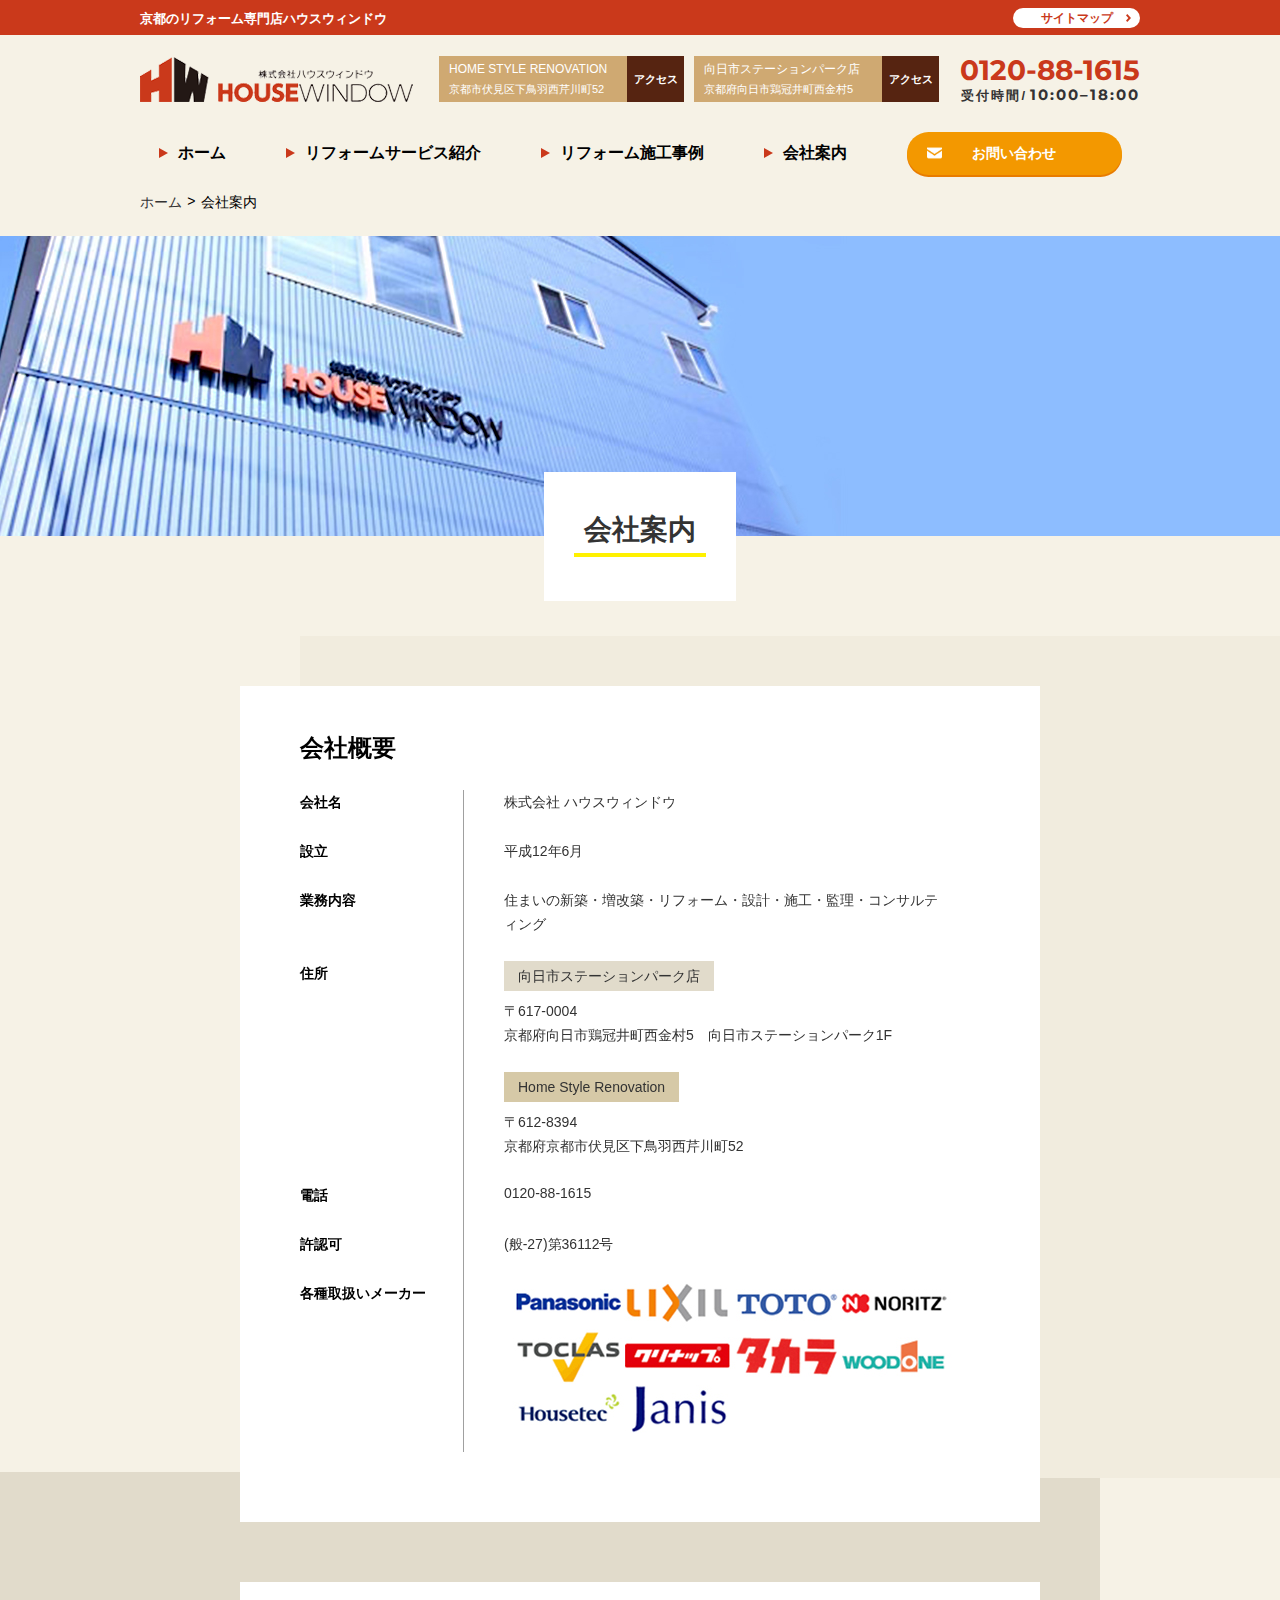
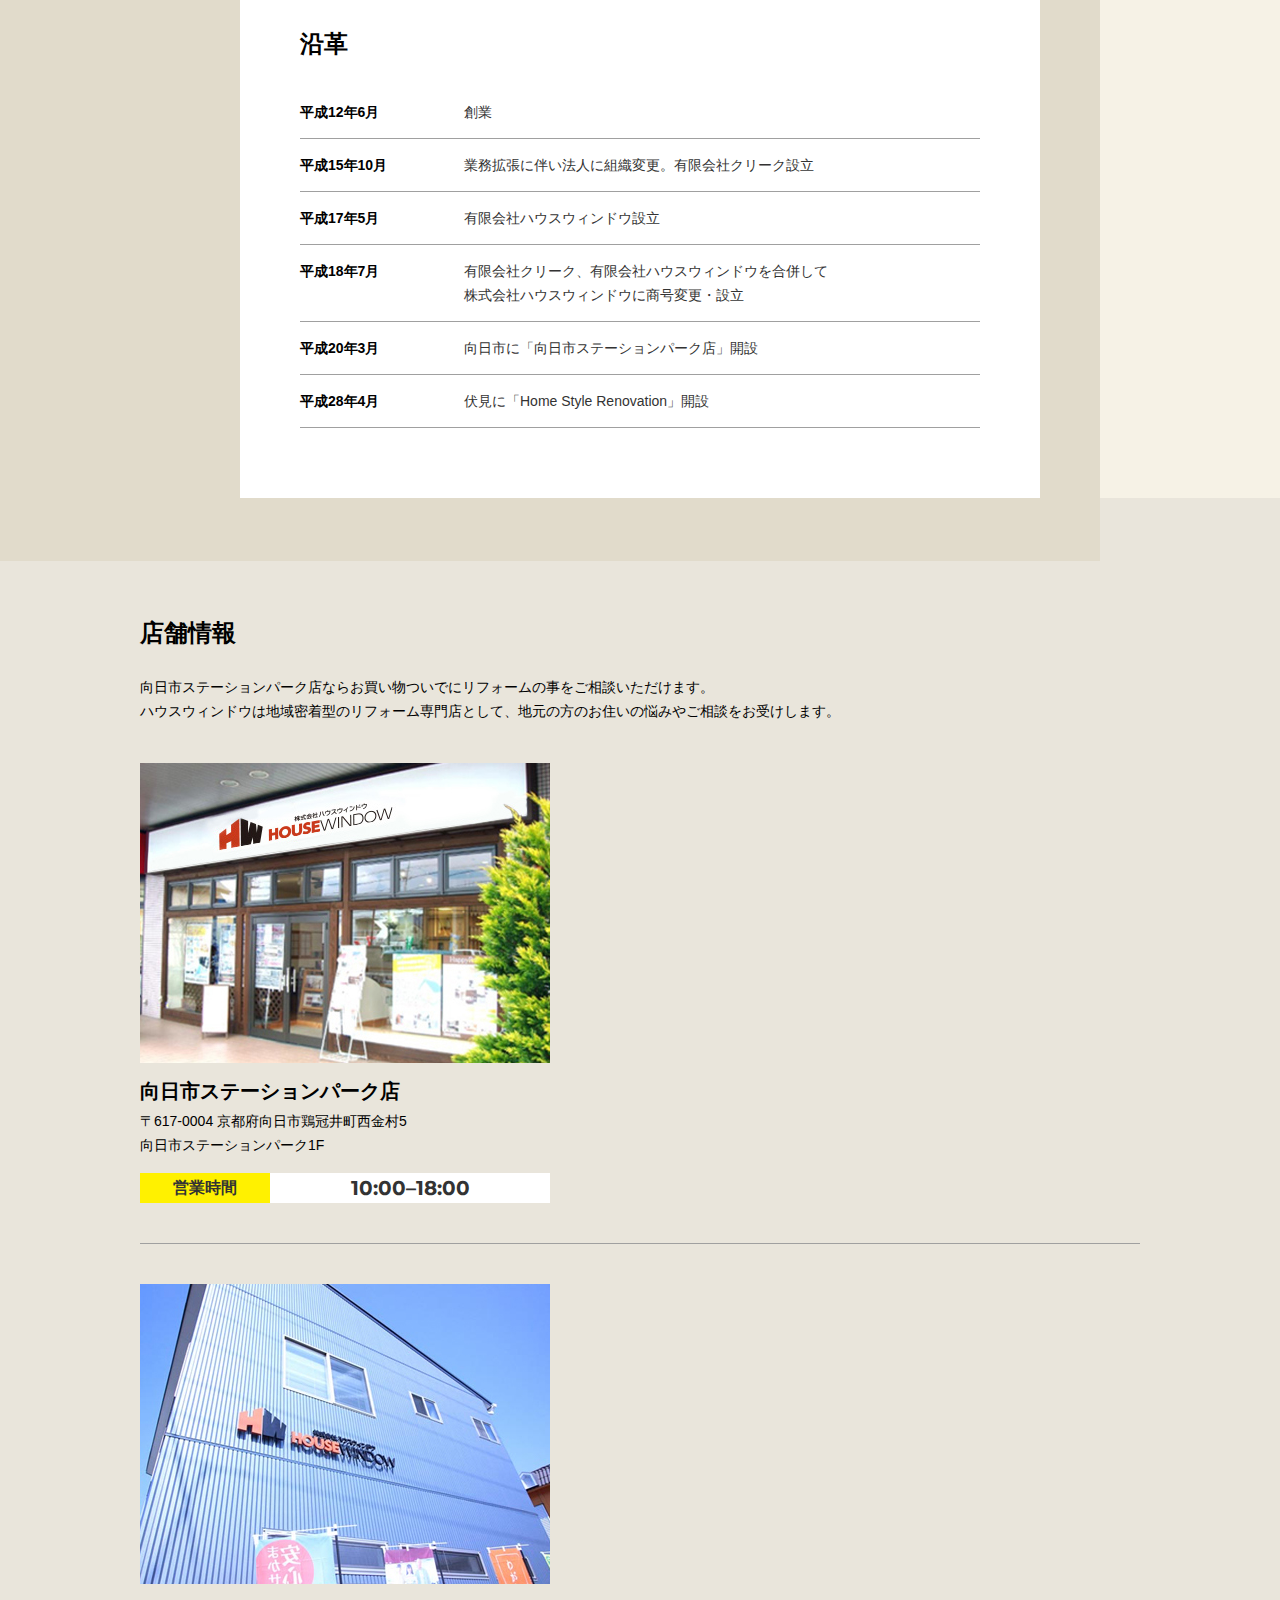
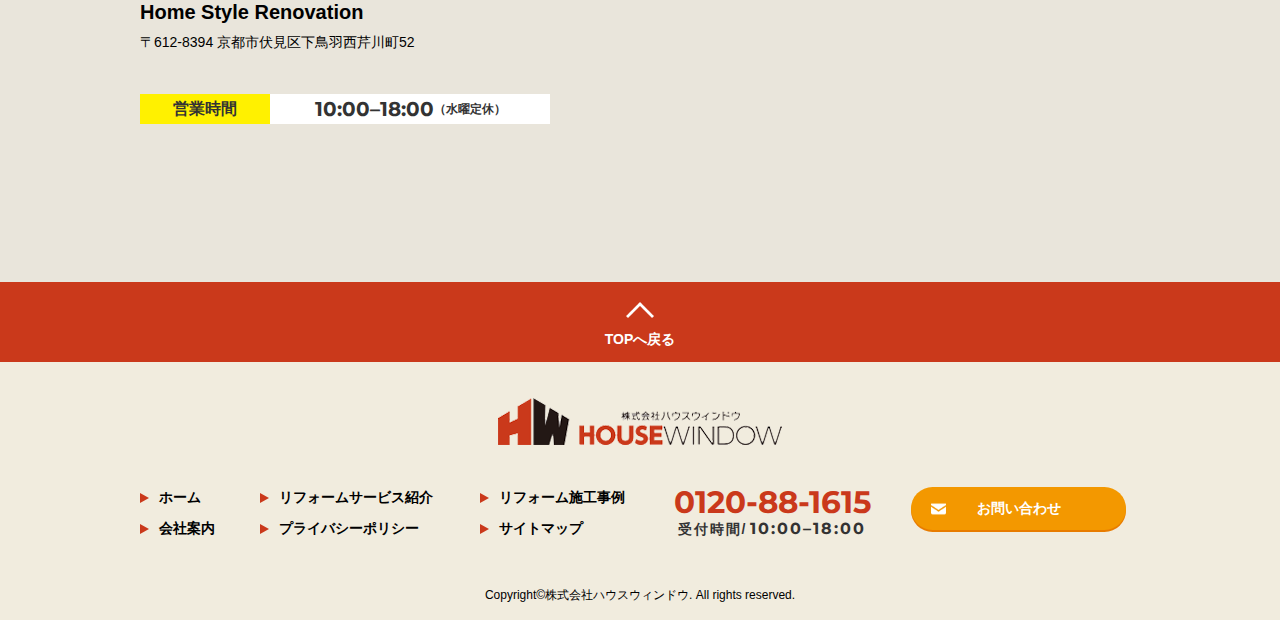
<file: company/index.html>
<!DOCTYPE html>
<html lang="ja">
<head>


<meta charset="utf-8">
<meta http-equiv="X-UA-Compatible" content="IE=edge">
<meta name="format-detection" content="telephone=no">
<meta name="viewport" content="width=device-width, initial-scale=1.0">
<meta name="description" content="当社は京都府向日市と京都市伏見区に店舗・事務所を設け、地元密着型で地域のお住いや店舗のリフォームを行っております。地元の方がいつでも頼れる『いつものリフォーム店』を目指しておりますので、お気軽にご相談下さい。">
<meta name="keywords" content="リフォーム,京都,会社案内">
<title>会社案内（概要・沿革）｜株式会社ハウスウィンドウ：京都</title>
	<!-- Google Tag Manager -->
	<script>(function(w,d,s,l,i){w[l]=w[l]||[];w[l].push({'gtm.start':
	new Date().getTime(),event:'gtm.js'});var f=d.getElementsByTagName(s)[0],
	j=d.createElement(s),dl=l!='dataLayer'?'&l='+l:'';j.async=true;j.src=
	'https://www.googletagmanager.com/gtm.js?id='+i+dl;f.parentNode.insertBefore(j,f);
	})(window,document,'script','dataLayer','GTM-WKQJH5M');</script>
	<!-- End Google Tag Manager -->
	<meta property="og:title" content="会社案内（概要・沿革）｜株式会社ハウスウィンドウ：京都">
	<meta property="og:type" content="website">
	<meta property="og:url" content="https://kyoto-reform-housewindow.com/company/">
	<meta property="og:site_name" content="会社案内（概要・沿革）｜株式会社ハウスウィンドウ：京都">
	<meta property="og:description" content="当社は京都府向日市と京都市伏見区に店舗・事務所を設け、地元密着型で地域のお住いや店舗のリフォームを行っております。地元の方がいつでも頼れる『いつものリフォーム店』を目指しておりますので、お気軽にご相談下さい。">
	<meta property="og:image" content="https://kyoto-reform-housewindow.com/images/ogp_img.jpg">
	<meta property="fb:app_id" content="">
<link rel="shortcut icon" href="/favicon.ico" type="image/x-icon">
<link rel="icon" href="/favicon.ico" type="image/x-icon">

<link href="https://fonts.googleapis.com/css?family=Montserrat:400,700" rel="stylesheet">

<link rel="stylesheet" href="/common/css/normalize.css?v=ccc10c60c0f52084eb4f60647bd2ad9e">
<link rel="stylesheet" href="/common/css/common.css?v=b25d888da12257f178723a6e8d39c113">
<link rel="stylesheet" href="./css/style.css?v=9d5e013dcdd2de45a3fcb10657a22e84">
<script type="application/ld+json">
[
{
"@context": "http://schema.org",
"@type": "BreadcrumbList",
"itemListElement": [
{
"@type": "ListItem",
"position": 1,
"item": {
"@id": "https://kyoto-reform-housewindow.com/",
"name": "HOME"
}
}, 
{
"@type": "ListItem",
"position": 2,
"item": {
"@id": "https://kyoto-reform-housewindow.com/company/",
"name": "会社案内（概要・沿革）"
}
}
]
},
{
"@context": "https://schema.org",
"@type": "SiteNavigationElement",
"name": [
"ホーム",
"リフォームサービス紹介",
"リフォーム施工事例",
"会社案内",
"プライバシーポリシー",
"サイトマップ",
"お問い合わせ"
],
"url": [
"https://kyoto-reform-housewindow.com/",
"https://kyoto-reform-housewindow.com/service/",
"https://kyoto-reform-housewindow.com/work/",
"https://kyoto-reform-housewindow.com/company/",
"https://kyoto-reform-housewindow.com/privacy/",
"https://kyoto-reform-housewindow.com/sitemap/",
"https://kyoto-reform-housewindow.com/contact/"
]
},
{
"@context": "http://schema.org",
"@type": "WebSite",
"mainEntityOfPage": {
"@type": "WebPage",
"@id": "https://kyoto-reform-housewindow.com/company/"
},
"headline": "会社案内（概要・沿革）｜株式会社ハウスウィンドウ：京都",
"description": "当社は京都府向日市と京都市伏見区に店舗・事務所を設け、地元密着型で地域のお住いや店舗のリフォームを行っております。地元の方がいつでも頼れる『いつものリフォーム店』を目指しておりますので、お気軽にご相談下さい。"
}
]
</script>
</head>

<body>
<!-- Google Tag Manager (noscript) -->
<noscript><iframe src="https://www.googletagmanager.com/ns.html?id=GTM-WKQJH5M"
height="0" width="0" style="display:none;visibility:hidden"></iframe></noscript>
<!-- End Google Tag Manager (noscript) -->
<div id="container" class="container">
  <header id="header" class="header">
    <div class="header_top show_pc">
  <div class="row">
    <a href="/sitemap" class="header_top_btn">サイトマップ</a>
  </div>
</div>
<div class="header_mid row">
  <p class="header_mid_logo">
    <a href="/">
      <picture>
        <source media="(max-width: 768px)" srcset="/common/images/logo_sp.png" />
        <img src="/common/images/logo_pc.png?v=9a9881d452a1e3fc573f4e7e4062e68c" alt="リフォーム専門店株式会社ハウスウィンドウ" />
      </picture>
    </a>
  </p>
  <h1>京都のリフォーム専門店ハウスウィンドウ</h1>
  <div class="header_mid_listlink show_pc" id="header_mid_listlink">
    <ul>
      <li>
        <a href="#reform_store" class="js_archorlink">
          <p>
            <span>HOME STYLE RENOVATION</span>
            <small>京都市伏見区下鳥羽西芹川町52</small>
          </p>
          <span>アクセス</span>
        </a>
      </li>
      <li>
        <a href="#reform_store" class="js_archorlink">
          <p>
            <span>向日市ステーションパーク店</span>
            <small>京都府向日市鶏冠井町西金村5</small>
          </p>
          <span>アクセス</span>
        </a>
      </li>
    </ul>
    <a href="/contact" class="btn_top show_sp"><span>お問い合わせ</span></a>
    <div class="header_mid_tel">
      <a href="tel:0120-88-1615" class="tel">0120-88-1615</a>
      <p>受付時間/<span>10:00–18:00</span></p>
    </div>
  </div>
  <div class="menu_icon_wr show_sp">
    <span class="menu_icon" id="menu_icon"></span>
    <i>メニュー</i>
  </div>
</div>
<div class="header_nav row" id="header_nav">
  <nav class="menu" id="menu">
    <ul>
      <li><a href="/">ホーム</a></li>
      <li><a href="/service">リフォームサービス紹介</a></li>
      <li><a href="/work">リフォーム施工事例</a></li>
      <li><a href="/company">会社案内</a></li>
      <li class="show_pc"><a href="/contact" class="btn_top"><span>お問い合わせ</span></a></li>
      <li class="show_sp"><a href="/privacy/">プライバシーポリシー</a></li>
      <li class="show_sp"><a href="/sitemap/">サイトマップ</a></li>
    </ul>　　　 　　　 　　　
  </nav>
</div>
  </header>
  <!-- end header -->
  <main>
    <section class="company">
      <div class="breadcrum row show_pc">
        <ul class="breadcrum_list">
          <li><a href="/">ホーム</a></li>
          <li>会社案内</li>
        </ul>
      </div>
      <!-- ./breadcrum -->
      <div class="ttl">
        <div class="row">
          <div class="ttl_tt">
            <h2>会社案内</h2>
            <!--/.b_ttl-->
          </div>
        </div>
      </div>
      <!--/.gr_ttl-->
      <div class="company_inner">
        <div class="cp_profile sec">
          <div class="row">
            <div class="cp_profile_ct">
              <h3>会社概要</h3>
              <dl>
                <dt>会社名</dt>
                <dd><p>株式会社 ハウスウィンドウ</p></dd>
              </dl>
              <dl>
                <dt>設立</dt>
                <dd><p>平成12年6月</p></dd>
              </dl>
              <dl>
                <dt>業務内容</dt>
                <dd><p>住まいの新築・増改築・リフォーム・設計・施工・監理・コンサルティング</p></dd>
              </dl>
              <dl>
                <dt>住所</dt>
                <dd>
                  <h4 class="gray">向日市ステーションパーク店</h4>
                  <p>〒617-0004<br>京都府向日市鶏冠井町西金村5　向日市ステーションパーク1F</p>
                  <h4 class="brown">Home Style Renovation</h4>
                  <p>〒612-8394<br>京都府京都市伏見区下鳥羽西芹川町52</p>
                </dd>
              </dl>
              <dl>
                <dt>電話</dt>
                <dd><a href="tel:0120881615">0120-88-1615</a></dd>
              </dl>
              <dl>
                <dt>許認可</dt>
                <dd><p>(般-27)第36112号</p></dd>
              </dl>
              <dl>
                <dt>各種取扱いメーカー</dt>
                <dd>
                  <figure>
                    <img src="images/company_img03.jpg?v=493aeaf42a78ba29d8a4188b0c92f72b" alt="">
                  </figure>
                </dd>
              </dl>
            </div>
          </div>
        </div>
        <div class="cp_history sec">
          <div class="row">
            <div class="cp_history_ct">
              <h3>沿革</h3>
              <dl>
                <dt>平成12年6月</dt>
                <dd><p>創業</p></dd>
              </dl>
              <dl>
                <dt>平成15年10月</dt>
                <dd><p>業務拡張に伴い法人に組織変更。有限会社クリーク設立</p></dd>
              </dl>
              <dl>
                <dt>平成17年5月</dt>
                <dd><p>有限会社ハウスウィンドウ設立</p></dd>
              </dl>
              <dl>
                <dt>平成18年7月</dt>
                <dd><p>有限会社クリーク、有限会社ハウスウィンドウを合併して<br>株式会社ハウスウィンドウに商号変更・設立</p></dd>
              </dl>
              <dl>
                <dt>平成20年3月</dt>
                <dd><p>向日市に「向日市ステーションパーク店」開設</p></dd>
              </dl>
              <dl>
                <dt>平成28年4月</dt>
                <dd><p>伏見に「Home Style Renovation」開設</p></dd>
              </dl>
            </div>
          </div>
        </div>
        <div class="cp_store">
          <div class="row">
            <div class="cp_store_ct">
              <h3>店舗情報</h3>
              <p>向日市ステーションパーク店ならお買い物ついでにリフォームの事をご相談いただけます。<br>ハウスウィンドウは地域密着型のリフォーム専門店として、地元の方のお住いの悩みやご相談をお受けします。</p>
              <div class="cp_store_ct_inner">
                <div class="cp_store_ct_inner_map">
                  <div class="cp_store_ct_inner_map_content">
                    <figure>
                      <img src="images/company_img01.jpg?v=c7acd76b9e166f0a26b4eb50f90da798" alt="">
                    </figure>
                    <div class="cp_store_ct_inner_map_content_ct">
                      <h4>向日市ステーションパーク店</h4>
                      <p>〒617-0004 京都府向日市鶏冠井町西金村5<br>向日市ステーションパーク1F</p>
                      <div class="cp_store_time">
                        <dl>
                          <dt>営業時間</dt>
                          <dd>10:00–18:00</dd>
                        </dl>
                      </div>
                    </div>
                  </div>
                  <iframe src="https://www.google.com/maps/embed?pb=!1m18!1m12!1m3!1d3270.521881159939!2d135.71512351523873!3d34.94352618037279!2m3!1f0!2f0!3f0!3m2!1i1024!2i768!4f13.1!3m3!1m2!1s0x600105b58b5bc42b%3A0xe61b9439927a8438!2z44Oq44OV44Kp44O844Og44O75aSW5aOB5aGX6KOFIOODj-OCpuOCueOCpuOCo-ODs-ODieOCpg!5e0!3m2!1sja!2sjp!4v1548298330839" width="600" frameborder="0" style="border:0" allowfullscreen></iframe>
                </div>
                <div class="cp_store_ct_inner_map">
                  <div class="cp_store_ct_inner_map_content">
                    <figure>
                      <img src="images/company_img02.jpg?v=f54ee29b7318a5711687a84ca7cc4542" alt="">
                    </figure>
                    <div class="cp_store_ct_inner_map_content_ct">
                      <h4>Home Style Renovation</h4>
                      <p>〒612-8394 京都市伏見区下鳥羽西芹川町52</p>
                      <div class="cp_store_time">
                        <dl>
                          <dt>営業時間</dt>
                          <dd>10:00–18:00<span>（水曜定休）</span></dd>
                        </dl>
                      </div>
                    </div>
                  </div>
                  <iframe src="https://www.google.com/maps/embed?pb=!1m18!1m12!1m3!1d3270.6001098238994!2d135.7466392156169!3d34.94156477778667!2m3!1f0!2f0!3f0!3m2!1i1024!2i768!4f13.1!3m3!1m2!1s0x600105c9226a5df9%3A0x5bcf6d6acf13bc83!2zSG9tZSBTdHlsZSBSZW5vdmF0aW9u44CQ44OP44Km44K544Km44Kk44Oz44OJ44Km44CR!5e0!3m2!1sja!2sjp!4v1548298459352" width="600" frameborder="0" style="border:0" allowfullscreen></iframe>
                </div>
              </div>
            </div>
          </div>
        </div>
      </div>
    </section>
  </main>
  <!-- end main -->
  <footer id="footer" class="footer">
    <div class="footer_backtop">
  <span class="back_top" id="back_top">TOPへ戻る</span>
</div>
<div class="row">
  <a href="/">
    <picture>
      <source media="(max-width: 768px)" srcset="/common/images/logo_ft_sp.png" />
      <img src="/common/images/logo_ft_pc.png?v=c4dbcf3ecd7c41dd2ff48d7e88b56a26" alt="京都リフォーム ハウスウィンドウ" />
    </picture>
  </a>
  <div class="footer_link">
    <ul>
      <li><a href="/">ホーム</a></li>
      <li><a href="/service">リフォームサービス紹介</a></li>
      <li><a href="/work">リフォーム施工事例</a></li>
      <li><a href="/company">会社案内</a></li>
      <li><a href="/privacy">プライバシーポリシー</a></li>
      <li><a href="/sitemap">サイトマップ</a></li>
    </ul>
    <div class="footer_contact">
      <a href="/contact" class="btn_top"><span>お問い合わせ</span></a>
      <div class="footer_contact_tel">
        <a href="tel:0120-88-1615" class="tel">0120-88-1615</a>
        <p>受付時間/<span>10:00–18:00</span></p>
      </div>
    </div>　
  </div>
  <p class="footer_copyright">Copyright©株式会社ハウスウィンドウ. All rights reserved.</p>
</div>
  </footer>
  <!-- end footer -->
</div>

<script src="/common/js/libs.js?v=4e5c4c0fa9361c5df12849469d09675b"></script>
<script src="/common/js/base.js?v=815bddf4b2381cb4fe55c3c60dc3570d"></script>
</body>
</html>
</file>
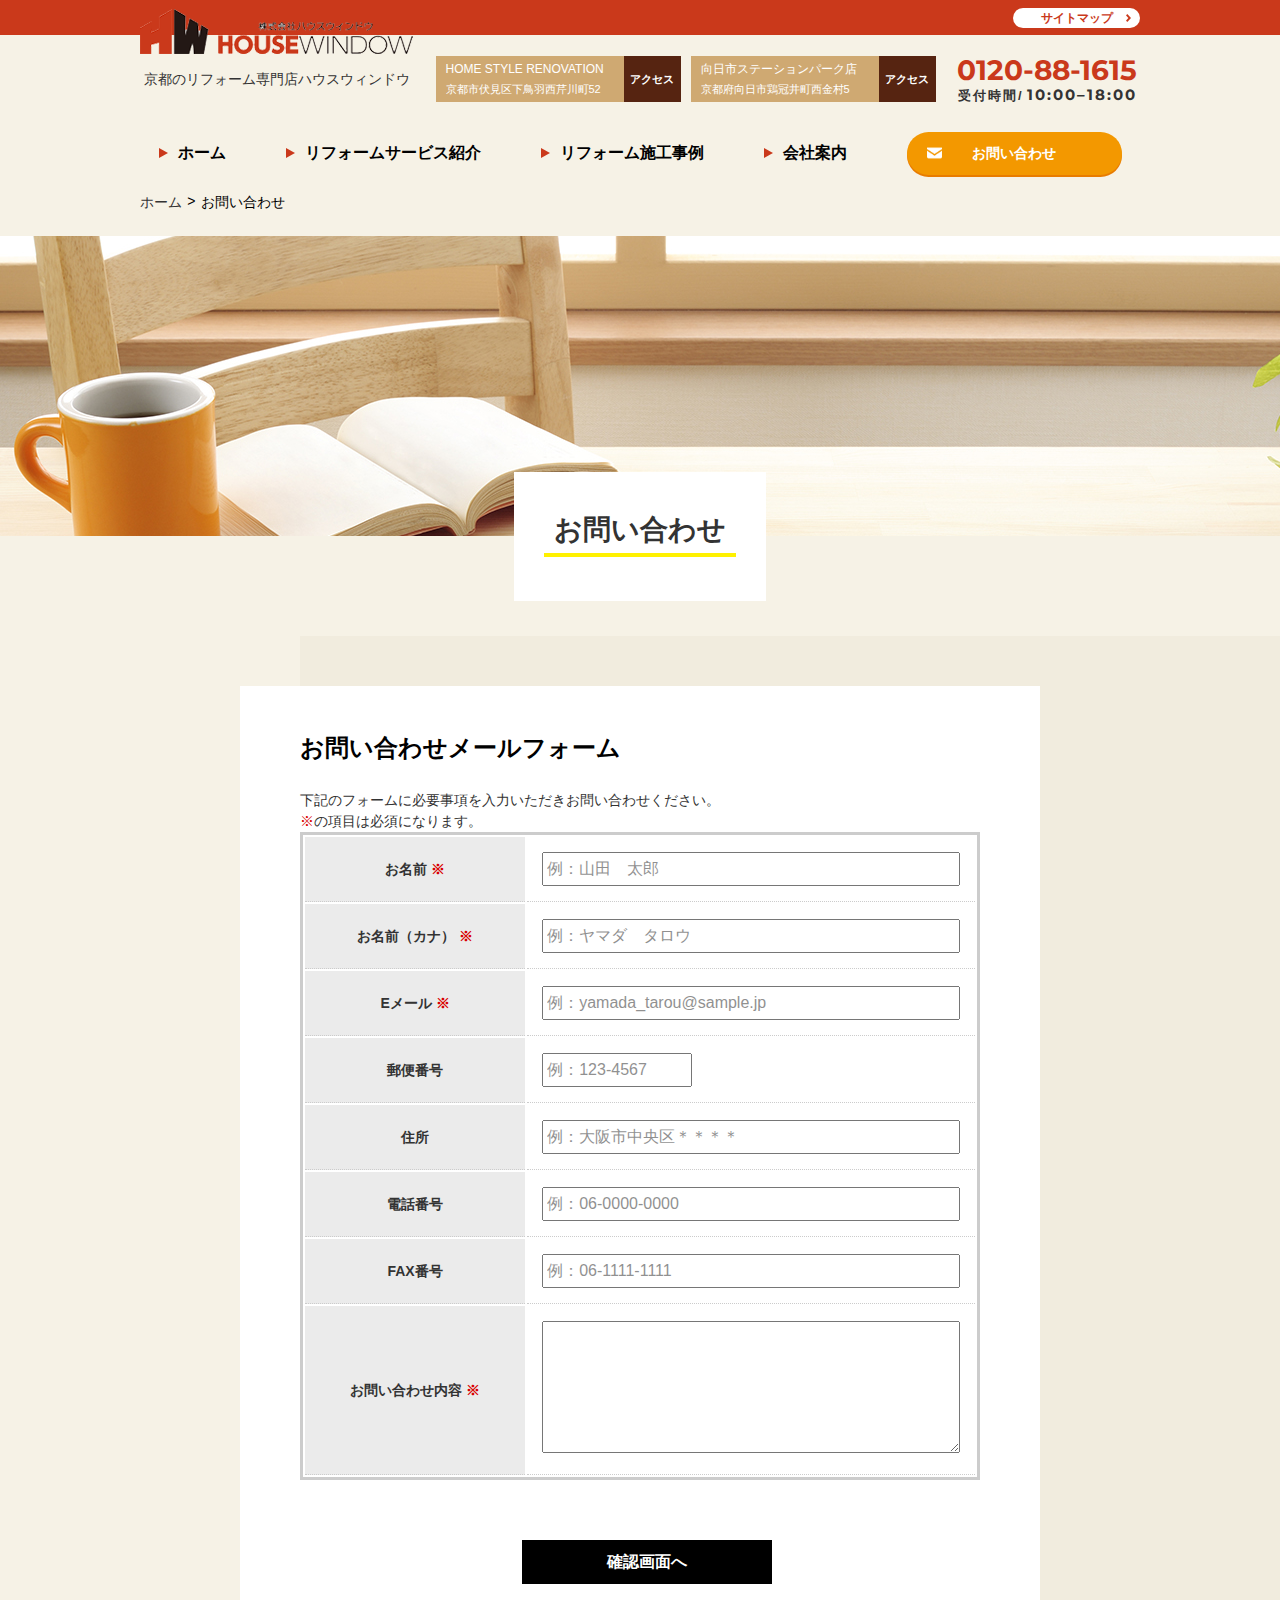
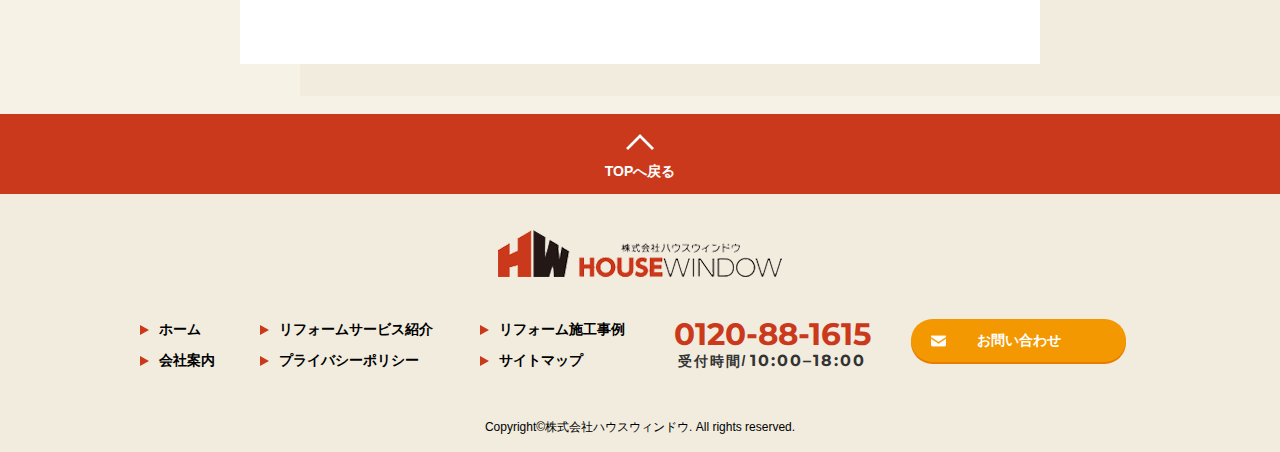
<file: contact/index.html>
<!DOCTYPE html>
<html lang="ja">
<head>


<meta charset="utf-8">
<meta http-equiv="X-UA-Compatible" content="IE=edge">
<meta name="format-detection" content="telephone=no">
<meta name="viewport" content="width=device-width, initial-scale=1.0">
<meta name="description" content="リフォームに関するあらゆるお困り事、ご相談、お気軽にお問い合わせください。現地調査、お見積り無料、リフォームローンや補助金の事もご対応可能です。">
<meta name="keywords" content="リフォーム,京都,相談,問い合わせ">
<title>お問い合わせ｜株式会社ハウスウィンドウ：京都</title>

<link rel="shortcut icon" href="/favicon.ico" type="image/x-icon">
<link rel="icon" href="/favicon.ico" type="image/x-icon">

<link href="https://fonts.googleapis.com/css?family=Montserrat:400,700" rel="stylesheet">
  <link rel="stylesheet" href="../common/css/normalize.css">
  <link rel="stylesheet" href="../common/css/common.css">
  <link rel="stylesheet" href="../common/css/animate.css">
  <link rel="stylesheet" href="css/style.css">
</head>

<body>

<div id="container" class="container">
  <header id="header" class="header">
    <div class="header_top show_pc">
  <div class="row">
    <a href="/sitemap" class="header_top_btn">サイトマップ</a>
  </div>
</div>
<div class="header_mid row">
  <h1 class="header_mid_logo">
    <a href="/">
      <picture>
        <source media="(max-width: 768px)" srcset="../common/images/logo_sp.png" />
        <img src="../common/images/logo_pc.png?v=9a9881d452a1e3fc573f4e7e4062e68c" alt="リフォーム専門店株式会社ハウスウィンドウ" />
      </picture>
    </a>
  </h1>
  <p>京都のリフォーム専門店ハウスウィンドウ</p>
  <div class="header_mid_listlink show_pc" id="header_mid_listlink">
    <ul>
      <li>
        <a href="#reform_store" class="js_archorlink">
          <p>
            <span>HOME STYLE RENOVATION</span>
            <small>京都市伏見区下鳥羽西芹川町52</small>
          </p>
          <span>アクセス</span>
        </a>
      </li>
      <li>
        <a href="#reform_store" class="js_archorlink">
          <p>
            <span>向日市ステーションパーク店</span>
            <small>京都府向日市鶏冠井町西金村5</small>
          </p>
          <span>アクセス</span>
        </a>
      </li>
    </ul>
    <a href="/contact" class="btn_top show_sp"><span>お問い合わせ</span></a>
    <div class="header_mid_tel">
      <a href="tel:0120-88-1615" class="tel">0120-88-1615</a>
      <p>受付時間/<span>10:00–18:00</span></p>
    </div>
  </div>
  <div class="menu_icon_wr show_sp">
    <span class="menu_icon" id="menu_icon"></span>
    <i>メニュー</i>
  </div>
</div>
<div class="header_nav row" id="header_nav">
  <nav class="menu" id="menu">
    <ul>
      <li><a href="/">ホーム</a></li>
      <li><a href="/service">リフォームサービス紹介</a></li>
      <li><a href="/work">リフォーム施工事例</a></li>
      <li><a href="/company">会社案内</a></li>
      <li class="show_pc"><a href="/contact" class="btn_top"><span>お問い合わせ</span></a></li>
      <li class="show_sp"><a href="">プライバシーポリシー</a></li>
      <li class="show_sp"><a href="">サイトマップ</a></li>
    </ul>　　　 　　　 　　　
  </nav>
</div>
  </header>
  <!-- end header -->
  <main>
    <section class="contact">
      <div class="breadcrum row show_pc">
        <ul class="breadcrum_list">
          <li><a href="/">ホーム</a></li>
          <li>お問い合わせ</li>
        </ul>
      </div>
      <!-- ./breadcrum -->
      <div class="ttl">
        <div class="row">
          <div class="ttl_tt">
            <h2>お問い合わせ</h2>
            <!--/.b_ttl-->
          </div>
        </div>
      </div>
      <!--/.gr_ttl-->
      <div class="contact_inner">
        <div class="cp_profile sec">
          <div class="row">
            <div class="cp_profile_ct">
              <h3>お問い合わせメールフォーム</h3>

<div id="cont">
    <section class="inner">
        <p>下記のフォームに必要事項を入力いただきお問い合わせください。<br /><span class="hiss">※</span>の項目は必須になります。</p>
        <div id="" class="mw_wp_form mw_wp_form_input  ">
            <form method="post" action="" enctype="multipart/form-data"><table>
                <tbody>
                <tr>
                <th>お名前 <span class="hiss">※</span></th>
                <td><input type="text" name="your-name" size="60" value="" placeholder="例：山田　太郎" />
                </td>
                </tr>
                <tr>
                <th>お名前（カナ） <span class="hiss">※</span></th>
                <td><input type="text" name="your-kana" size="60" value="" placeholder="例：ヤマダ　タロウ" />
                </td>
                </tr>
                <tr>
                <th>Eメール <span class="hiss">※</span></th>
                <td><input type="text" name="your-email" size="60" value="" placeholder="例：yamada_tarou@sample.jp" />
                </td>
                </tr>
                <tr class="address">
                <th>郵便番号</th>
                <td><input type="text" name="your-address01" size="60" value="" placeholder="例：123-4567" />
                </td>
                </tr>
                <tr>
                <th>住所</th>
                <td><input type="text" name="your-address02" size="60" value="" placeholder="例：大阪市中央区＊＊＊＊" />
                </td>
                </tr>
                <tr>
                <th>電話番号</th>
                <td><input type="text" name="your-tel" size="60" value="" placeholder="例：06-0000-0000" />
                </td>
                </tr>
                <tr>
                <th>FAX番号</th>
                <td><input type="text" name="your-fax" size="60" value="" placeholder="例：06-1111-1111" />
                </td>
                </tr>
                <tr>
                <th>お問い合わせ内容 <span class="hiss">※</span></th>
                <td><textarea name="message" cols="50" rows="5" ></textarea>
                </td>
                </tr>
                </tbody>
            </table>
            <ul id="form-btn" class="clearfix">
                <li></li>
                <li><input type="submit" name="submitConfirm" value="確認画面へ" />
                </li>
            </ul>
            </form>
        </div>
    </section>		
</div>
<!-- / #cont --> 

            </div>
          </div>
        </div>


      </div>
    </section>
  </main>
  <!-- end main -->
  <footer id="footer" class="footer">
    <div class="footer_backtop">
  <span class="back_top" id="back_top">TOPへ戻る</span>
</div>
<div class="row">
  <a href="/">
    <picture>
      <source media="(max-width: 768px)" srcset="../common/images/logo_ft_sp.png" />
      <img src="../common/images/logo_ft_pc.png?v=c4dbcf3ecd7c41dd2ff48d7e88b56a26" alt="京都リフォーム ハウスウィンドウ" />
    </picture>
  </a>
  <div class="footer_link">
    <ul>
      <li><a href="">ホーム</a></li>
      <li><a href="/service">リフォームサービス紹介</a></li>
      <li><a href="/work">リフォーム施工事例</a></li>
      <li><a href="/company">会社案内</a></li>
      <li><a href="/privacy">プライバシーポリシー</a></li>
      <li><a href="/sitemap">サイトマップ</a></li>
    </ul>
    <div class="footer_contact">
      <a href="/contact" class="btn_top"><span>お問い合わせ</span></a>
      <div class="footer_contact_tel">
        <a href="tel:0120-88-1615" class="tel">0120-88-1615</a>
        <p>受付時間/<span>10:00–18:00</span></p>
      </div>
    </div>　
  </div>
  <p class="footer_copyright">Copyright©株式会社ハウスウィンドウ. All rights reserved.</p>
</div>
  </footer>
  <!-- end footer -->
</div>

<script src="../common/js/libs.js?v=4e5c4c0fa9361c5df12849469d09675b"></script>
<script src="../common/js/base.js?v=815bddf4b2381cb4fe55c3c60dc3570d"></script>
</body>
</html>
</file>
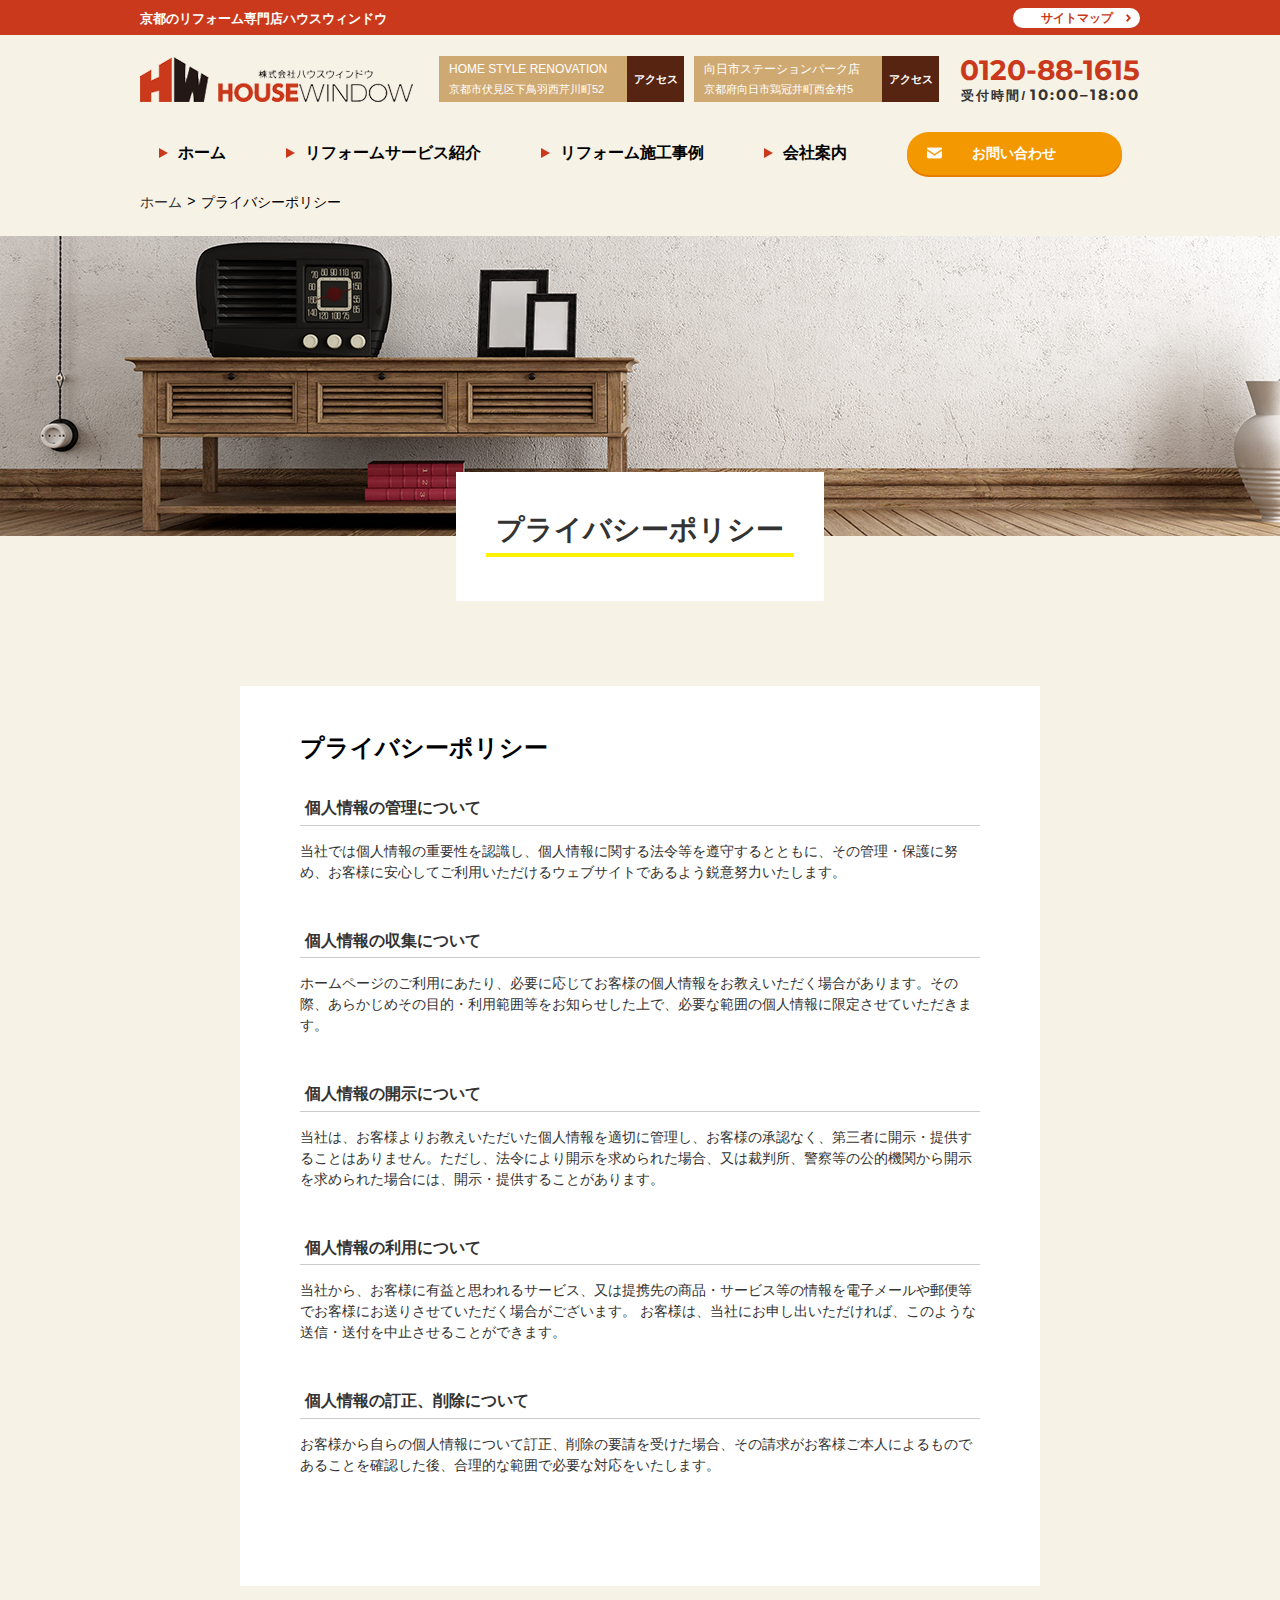
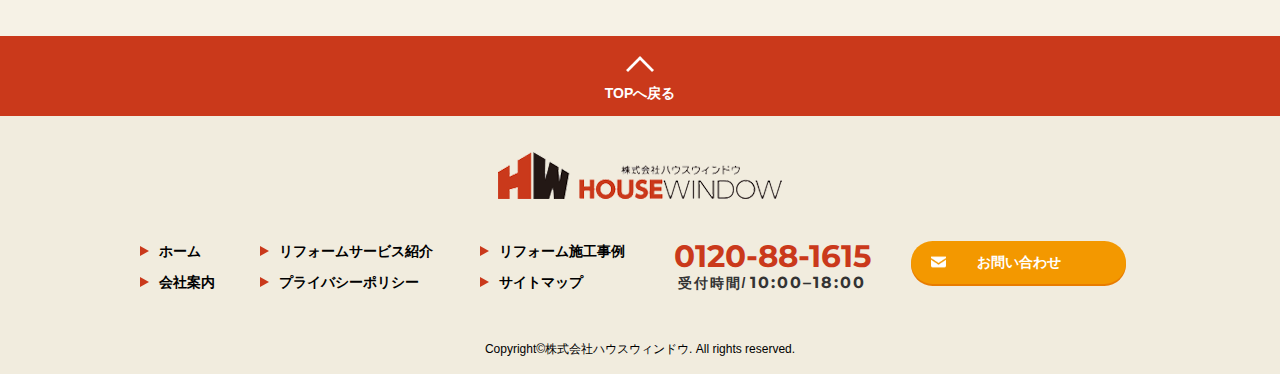
<file: privacy/index.html>
<!DOCTYPE html>
<html lang="ja">
<head>


<meta charset="utf-8">
<meta http-equiv="X-UA-Compatible" content="IE=edge">
<meta name="format-detection" content="telephone=no">
<meta name="viewport" content="width=device-width, initial-scale=1.0">
<meta name="description" content="当社のプライバシーポリシーです。">
<meta name="keywords" content="リフォーム,京都,プライバシーポリシー,個人情報保護方針">
<title>プライバシーポリシー｜株式会社ハウスウィンドウ：京都</title>
	<!-- Google Tag Manager -->
	<script>(function(w,d,s,l,i){w[l]=w[l]||[];w[l].push({'gtm.start':
	new Date().getTime(),event:'gtm.js'});var f=d.getElementsByTagName(s)[0],
	j=d.createElement(s),dl=l!='dataLayer'?'&l='+l:'';j.async=true;j.src=
	'https://www.googletagmanager.com/gtm.js?id='+i+dl;f.parentNode.insertBefore(j,f);
	})(window,document,'script','dataLayer','GTM-WKQJH5M');</script>
	<!-- End Google Tag Manager -->
	<meta property="og:title" content="プライバシーポリシー｜株式会社ハウスウィンドウ：京都">
	<meta property="og:type" content="website">
	<meta property="og:url" content="https://kyoto-reform-housewindow.com/privacy/">
	<meta property="og:site_name" content="プライバシーポリシー｜株式会社ハウスウィンドウ：京都">
	<meta property="og:description" content="当社のプライバシーポリシーです。">
	<meta property="og:image" content="https://kyoto-reform-housewindow.com/images/ogp_img.jpg">
	<meta property="fb:app_id" content="">
<link rel="shortcut icon" href="/favicon.ico" type="image/x-icon">
<link rel="icon" href="/favicon.ico" type="image/x-icon">

<link href="https://fonts.googleapis.com/css?family=Montserrat:400,700" rel="stylesheet">
  <link rel="stylesheet" href="../common/css/normalize.css">
  <link rel="stylesheet" href="../common/css/common.css">
  <link rel="stylesheet" href="../common/css/animate.css">
  <link rel="stylesheet" href="css/style.css">
<script type="application/ld+json">
[
{
"@context": "http://schema.org",
"@type": "BreadcrumbList",
"itemListElement": [
{
"@type": "ListItem",
"position": 1,
"item": {
"@id": "https://kyoto-reform-housewindow.com/",
"name": "HOME"
}
}, 
{
"@type": "ListItem",
"position": 2,
"item": {
"@id": "https://kyoto-reform-housewindow.com/privacy/",
"name": "プライバシーポリシー"
}
}
]
},
{
"@context": "https://schema.org",
"@type": "SiteNavigationElement",
"name": [
"ホーム",
"リフォームサービス紹介",
"リフォーム施工事例",
"会社案内",
"プライバシーポリシー",
"サイトマップ",
"お問い合わせ"
],
"url": [
"https://kyoto-reform-housewindow.com/",
"https://kyoto-reform-housewindow.com/service/",
"https://kyoto-reform-housewindow.com/work/",
"https://kyoto-reform-housewindow.com/company/",
"https://kyoto-reform-housewindow.com/privacy/",
"https://kyoto-reform-housewindow.com/sitemap/",
"https://kyoto-reform-housewindow.com/contact/"
]
},
{
"@context": "http://schema.org",
"@type": "WebSite",
"mainEntityOfPage": {
"@type": "WebPage",
"@id": "https://kyoto-reform-housewindow.com/privacy/"
},
"headline": "プライバシーポリシー｜株式会社ハウスウィンドウ：京都",
"description": "当社のプライバシーポリシーです。"
}
]
</script>
</head>

<body>
<!-- Google Tag Manager (noscript) -->
<noscript><iframe src="https://www.googletagmanager.com/ns.html?id=GTM-WKQJH5M"
height="0" width="0" style="display:none;visibility:hidden"></iframe></noscript>
<!-- End Google Tag Manager (noscript) -->
<div id="container" class="container">
  <header id="header" class="header">
    <div class="header_top show_pc">
  <div class="row">
    <a href="/sitemap" class="header_top_btn">サイトマップ</a>
  </div>
</div>
<div class="header_mid row">
  <p class="header_mid_logo">
    <a href="/">
      <picture>
        <source media="(max-width: 768px)" srcset="../common/images/logo_sp.png" />
        <img src="../common/images/logo_pc.png?v=9a9881d452a1e3fc573f4e7e4062e68c" alt="リフォーム専門店株式会社ハウスウィンドウ" />
      </picture>
    </a>
  </p>
  <h1>京都のリフォーム専門店ハウスウィンドウ</h1>
  <div class="header_mid_listlink show_pc" id="header_mid_listlink">
    <ul>
      <li>
        <a href="#reform_store" class="js_archorlink">
          <p>
            <span>HOME STYLE RENOVATION</span>
            <small>京都市伏見区下鳥羽西芹川町52</small>
          </p>
          <span>アクセス</span>
        </a>
      </li>
      <li>
        <a href="#reform_store" class="js_archorlink">
          <p>
            <span>向日市ステーションパーク店</span>
            <small>京都府向日市鶏冠井町西金村5</small>
          </p>
          <span>アクセス</span>
        </a>
      </li>
    </ul>
    <a href="/contact" class="btn_top show_sp"><span>お問い合わせ</span></a>
    <div class="header_mid_tel">
      <a href="tel:0120-88-1615" class="tel">0120-88-1615</a>
      <p>受付時間/<span>10:00–18:00</span></p>
    </div>
  </div>
  <div class="menu_icon_wr show_sp">
    <span class="menu_icon" id="menu_icon"></span>
    <i>メニュー</i>
  </div>
</div>
<div class="header_nav row" id="header_nav">
  <nav class="menu" id="menu">
    <ul>
      <li><a href="/">ホーム</a></li>
      <li><a href="/service">リフォームサービス紹介</a></li>
      <li><a href="/work">リフォーム施工事例</a></li>
      <li><a href="/company">会社案内</a></li>
      <li class="show_pc"><a href="/contact" class="btn_top"><span>お問い合わせ</span></a></li>
      <li class="show_sp"><a href="/privacy/">プライバシーポリシー</a></li>
      <li class="show_sp"><a href="/sitemap/">サイトマップ</a></li>
    </ul>　　　 　　　 　　　
  </nav>
</div>
  </header>
  <!-- end header -->
  <main>
    <section class="privacy">
      <div class="breadcrum row show_pc">
        <ul class="breadcrum_list">
          <li><a href="/">ホーム</a></li>
          <li>プライバシーポリシー</li>
        </ul>
      </div>
      <!-- ./breadcrum -->
      <div class="ttl">
        <div class="row">
          <div class="ttl_tt">
            <h2>プライバシーポリシー</h2>
            <!--/.b_ttl-->
          </div>
        </div>
      </div>
      <!--/.gr_ttl-->
      <div class="privacy_inner">
        <div class="cp_profile sec">
          <div class="row">
            <div class="cp_profile_ct">
              <h3>プライバシーポリシー</h3>

<!--section-->
<section class="commit">
    <!--inner-->
    <div class="inner clearfix">
        <dl>
            <dt>個人情報の管理について</dt>
            <dd>当社では個人情報の重要性を認識し、個人情報に関する法令等を遵守するとともに、その管理・保護に努め、お客様に安心してご利用いただけるウェブサイトであるよう鋭意努力いたします。</dd>
            <dt>個人情報の収集について</dt>
            <dd>ホームページのご利用にあたり、必要に応じてお客様の個人情報をお教えいただく場合があります。その際、あらかじめその目的・利用範囲等をお知らせした上で、必要な範囲の個人情報に限定させていただきます。</dd>
            <dt>個人情報の開示について</dt>
            <dd>当社は、お客様よりお教えいただいた個人情報を適切に管理し、お客様の承認なく、第三者に開示・提供することはありません。ただし、法令により開示を求められた場合、又は裁判所、警察等の公的機関から開示を求められた場合には、開示・提供することがあります。</dd>
            <dt>個人情報の利用について</dt>
            <dd>当社から、お客様に有益と思われるサービス、又は提携先の商品・サービス等の情報を電子メールや郵便等でお客様にお送りさせていただく場合がございます。 お客様は、当社にお申し出いただければ、このような送信・送付を中止させることができます。</dd>
            <dt>個人情報の訂正、削除について</dt>
            <dd>お客様から自らの個人情報について訂正、削除の要請を受けた場合、その請求がお客様ご本人によるものであることを確認した後、合理的な範囲で必要な対応をいたします。</dd>
        </dl>
    </div>
    <!--/inner--> 
</section>
<!--/section--> 

            </div>
          </div>
        </div>


      </div>
    </section>
  </main>
  <!-- end main -->
  <footer id="footer" class="footer">
    <div class="footer_backtop">
  <span class="back_top" id="back_top">TOPへ戻る</span>
</div>
<div class="row">
  <a href="/">
    <picture>
      <source media="(max-width: 768px)" srcset="../common/images/logo_ft_sp.png" />
      <img src="../common/images/logo_ft_pc.png?v=c4dbcf3ecd7c41dd2ff48d7e88b56a26" alt="京都リフォーム ハウスウィンドウ" />
    </picture>
  </a>
  <div class="footer_link">
    <ul>
      <li><a href="/">ホーム</a></li>
      <li><a href="/service">リフォームサービス紹介</a></li>
      <li><a href="/work">リフォーム施工事例</a></li>
      <li><a href="/company">会社案内</a></li>
      <li><a href="/privacy">プライバシーポリシー</a></li>
      <li><a href="/sitemap">サイトマップ</a></li>
    </ul>
    <div class="footer_contact">
      <a href="/contact" class="btn_top"><span>お問い合わせ</span></a>
      <div class="footer_contact_tel">
        <a href="tel:0120-88-1615" class="tel">0120-88-1615</a>
        <p>受付時間/<span>10:00–18:00</span></p>
      </div>
    </div>　
  </div>
  <p class="footer_copyright">Copyright©株式会社ハウスウィンドウ. All rights reserved.</p>
</div>
  </footer>
  <!-- end footer -->
</div>

<script src="../common/js/libs.js?v=4e5c4c0fa9361c5df12849469d09675b"></script>
<script src="../common/js/base.js?v=815bddf4b2381cb4fe55c3c60dc3570d"></script>
</body>
</html>
</file>
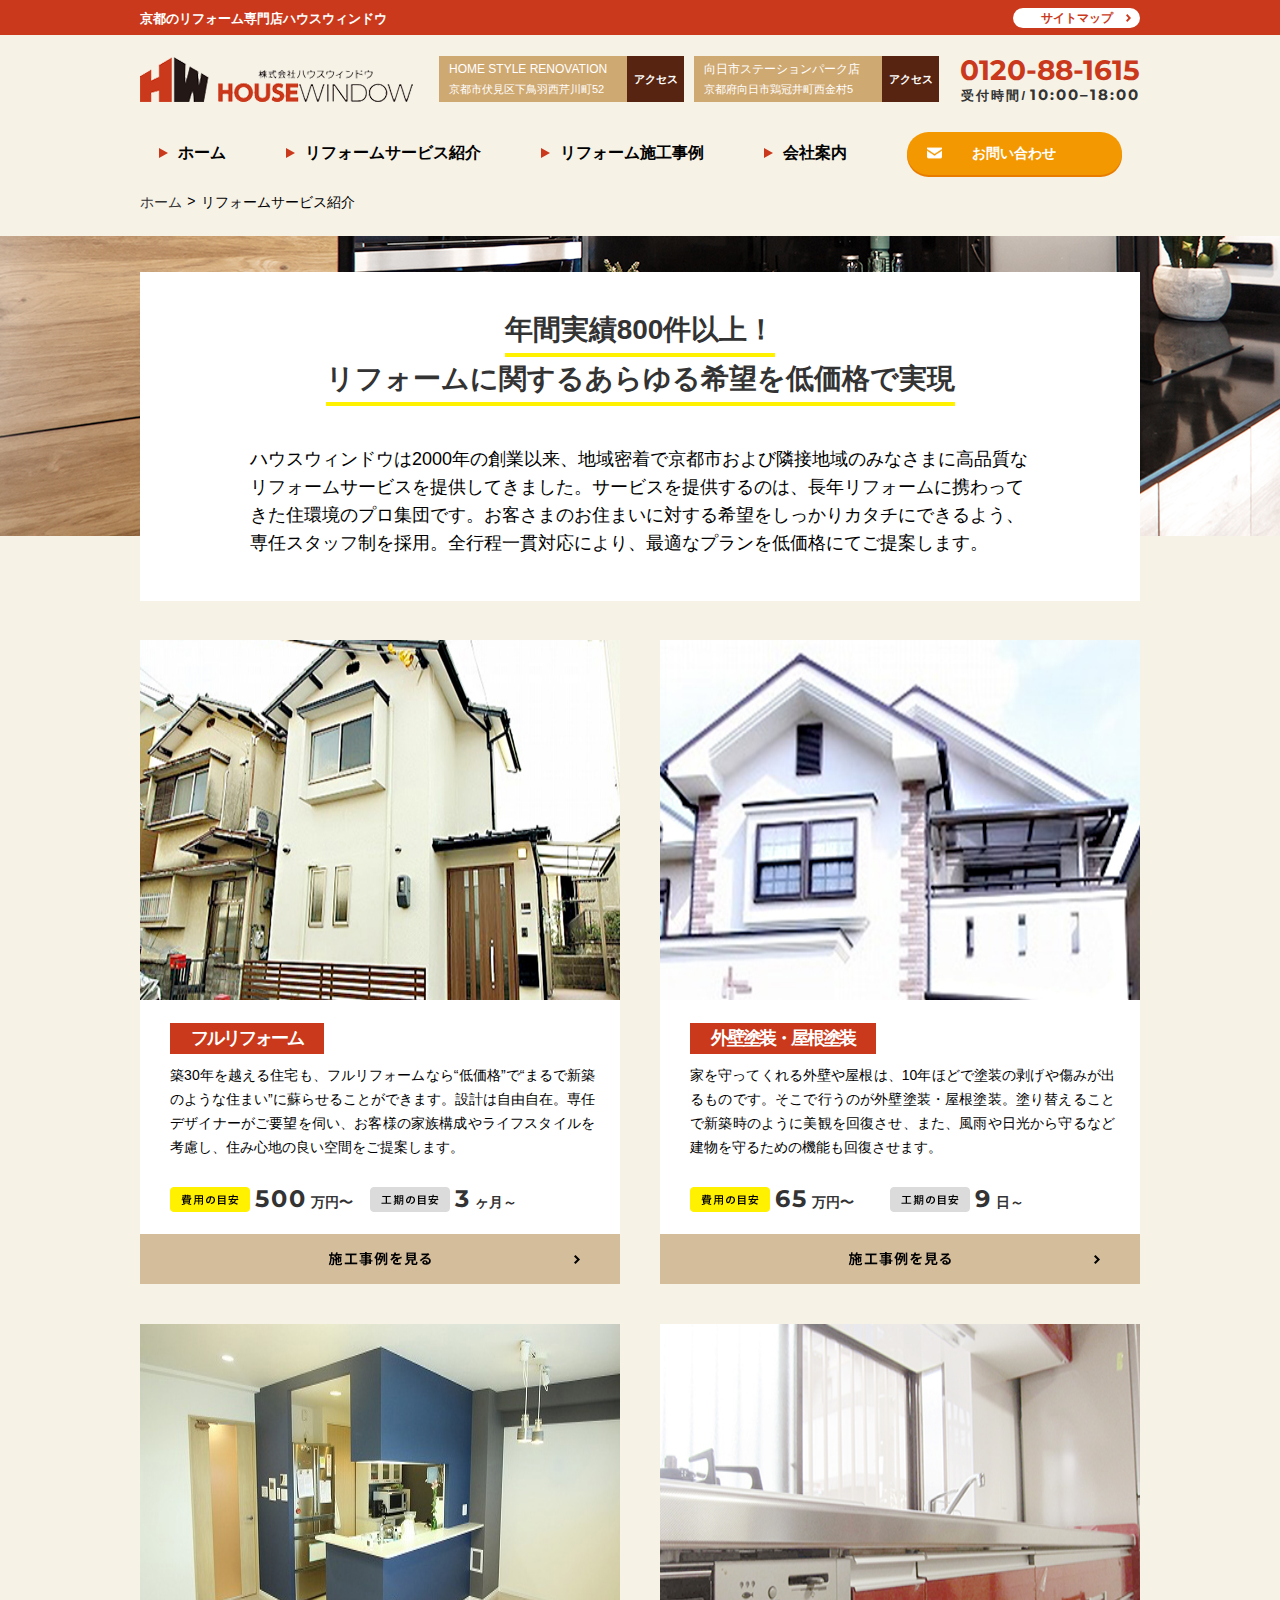
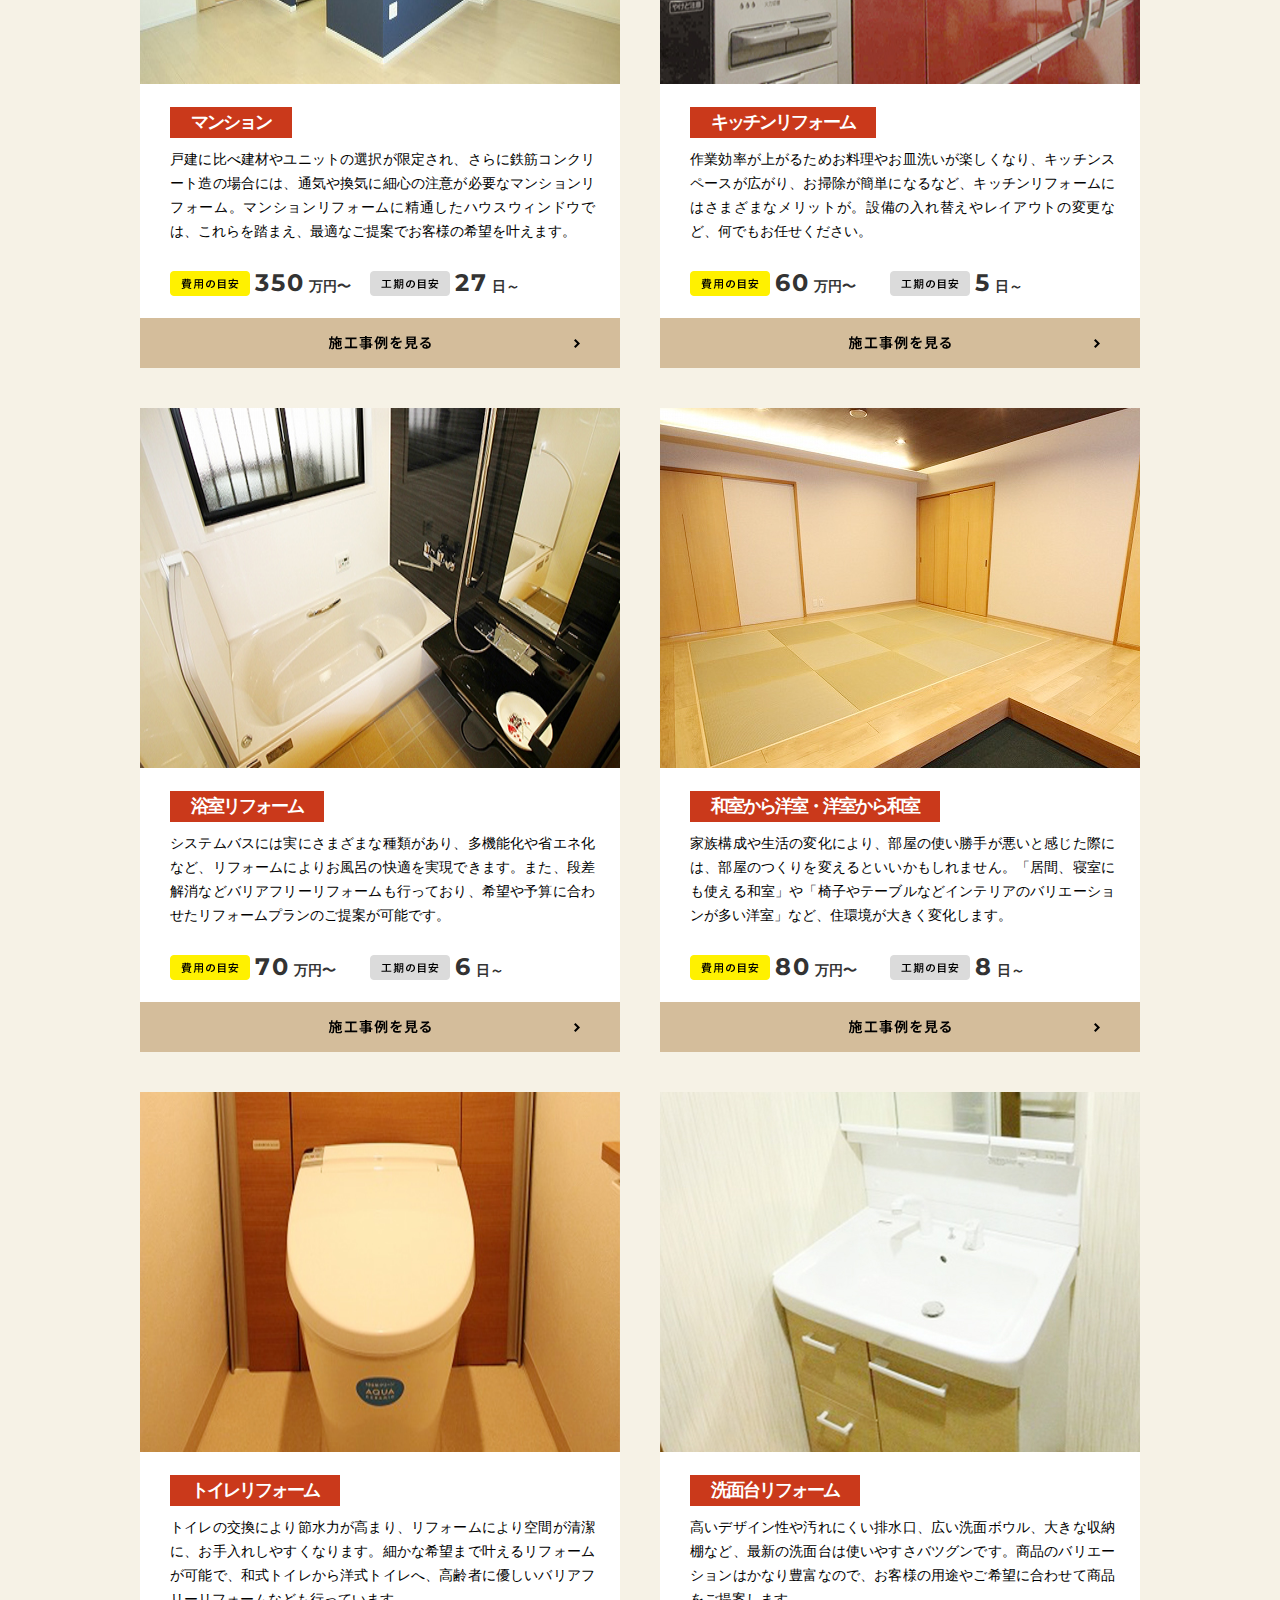
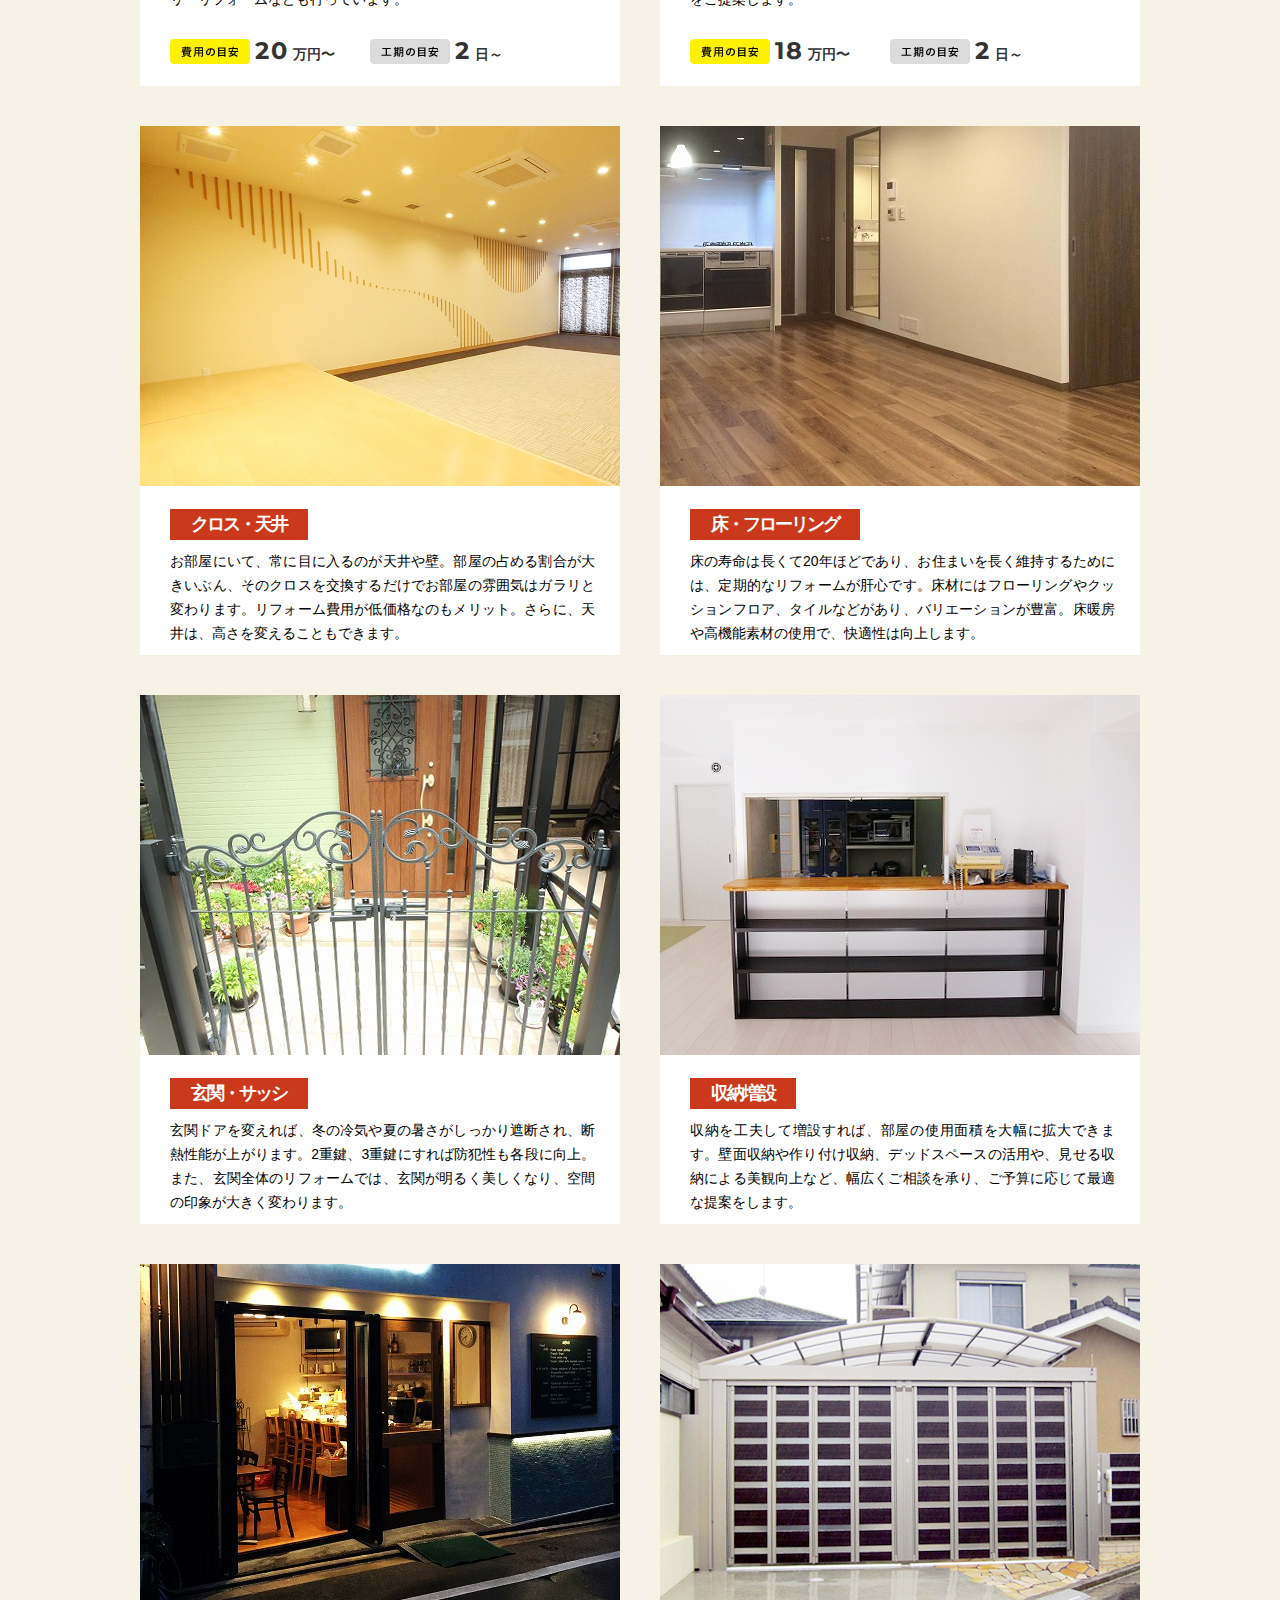
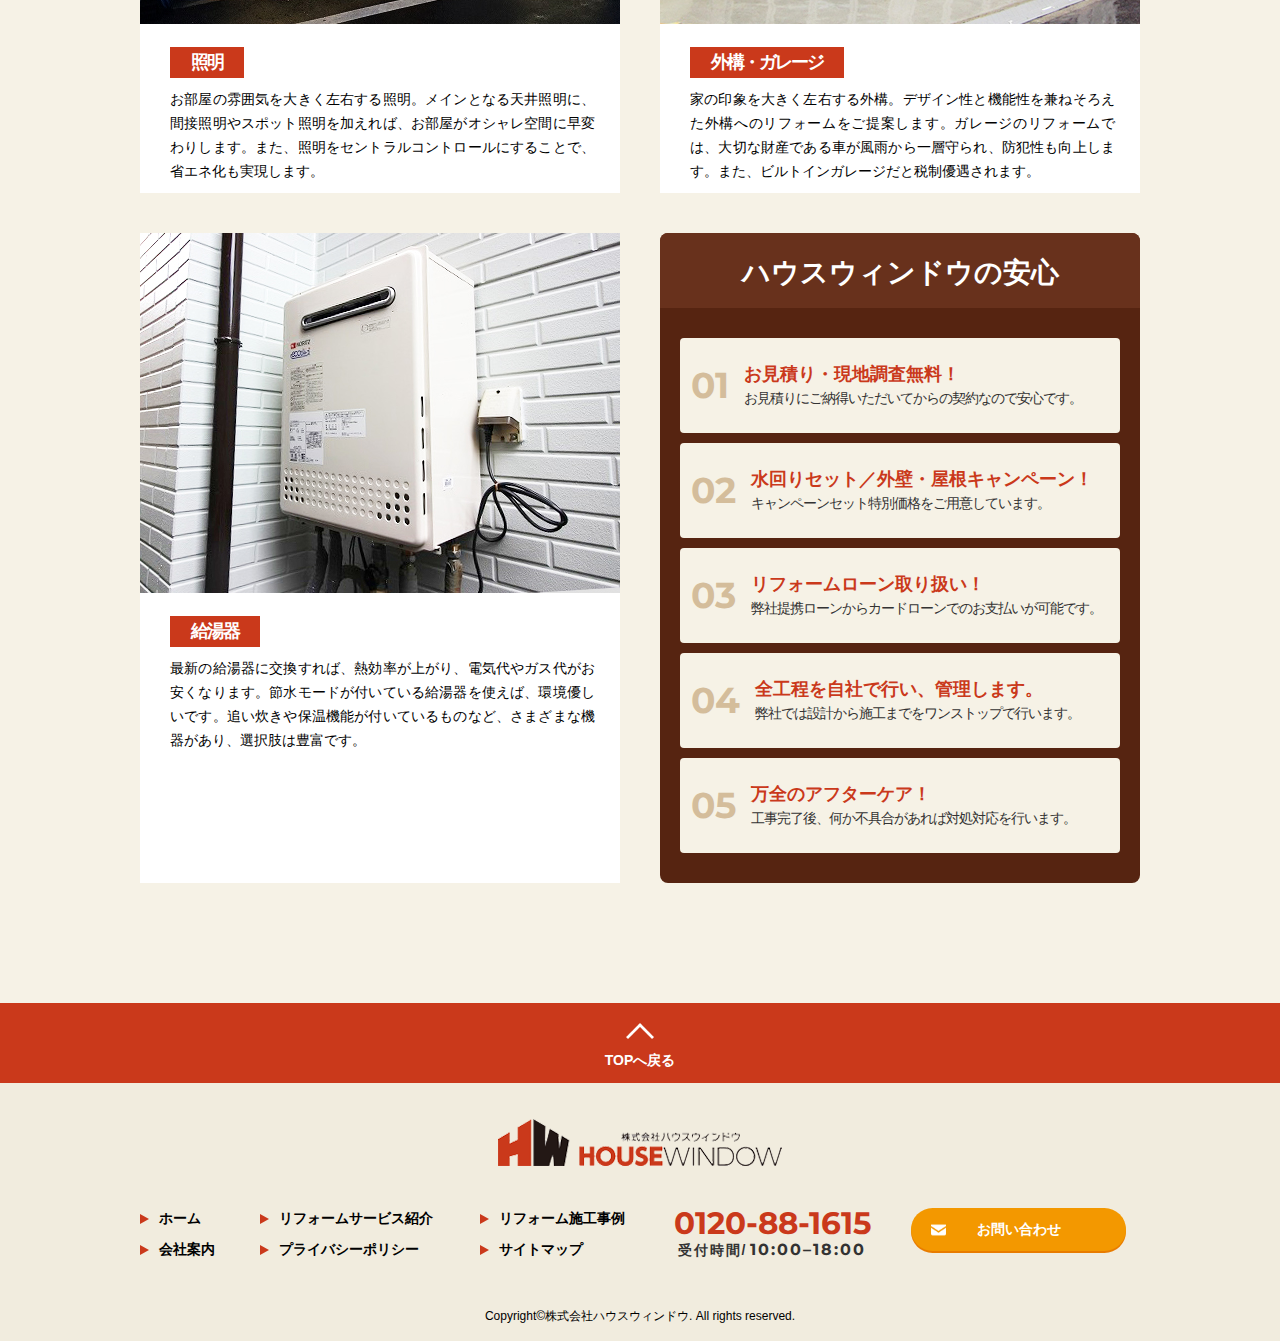
<file: service/index.html>
<!DOCTYPE html>
<html lang="ja">

<head>
  <meta charset="utf-8">
  <meta http-equiv="X-UA-Compatible" content="IE=edge">
  <meta name="format-detection" content="telephone=no">
  <meta name="viewport" content="width=device-width, initial-scale=1.0">
  <meta name="description" content="リフォームに関するあらゆる希望を低価格で実現。フルリフォーム、外壁塗装、屋根塗装、キッチン、浴室、トイレ、洗面台などの水回り、内装、外装問わずご相談下さい。リフォームの相場（目安）も掲載。ご提案・お見積りから施工、アフターフォローまで自社一貫でご対応いたします。また、リフォームローンなどお支払いのご相談も承ります。">
  <meta name="keywords" content="リフォーム,京都,相場,目安">
  <title>リフォームサービス紹介｜株式会社ハウスウィンドウ：京都</title>
	<!-- Google Tag Manager -->
	<script>(function(w,d,s,l,i){w[l]=w[l]||[];w[l].push({'gtm.start':
	new Date().getTime(),event:'gtm.js'});var f=d.getElementsByTagName(s)[0],
	j=d.createElement(s),dl=l!='dataLayer'?'&l='+l:'';j.async=true;j.src=
	'https://www.googletagmanager.com/gtm.js?id='+i+dl;f.parentNode.insertBefore(j,f);
	})(window,document,'script','dataLayer','GTM-WKQJH5M');</script>
	<!-- End Google Tag Manager -->
	<meta property="og:title" content="リフォームサービス紹介｜株式会社ハウスウィンドウ：京都">
	<meta property="og:type" content="website">
	<meta property="og:url" content="https://kyoto-reform-housewindow.com/service/">
	<meta property="og:site_name" content="リフォームサービス紹介｜株式会社ハウスウィンドウ：京都">
	<meta property="og:description" content="リフォームに関するあらゆる希望を低価格で実現。フルリフォーム、外壁塗装、屋根塗装、キッチン、浴室、トイレ、洗面台などの水回り、内装、外装問わずご相談下さい。リフォームの相場（目安）も掲載。ご提案・お見積りから施工、アフターフォローまで自社一貫でご対応いたします。また、リフォームローンなどお支払いのご相談も承ります。">
	<meta property="og:image" content="https://kyoto-reform-housewindow.com/images/ogp_img.jpg">
	<meta property="fb:app_id" content="">
  <link rel="shortcut icon" href="/favicon.ico" type="image/x-icon">
  <link rel="icon" href="/favicon.ico" type="image/x-icon">
  <link href="https://fonts.googleapis.com/css?family=Montserrat:400,700" rel="stylesheet">
  <link rel="stylesheet" href="/common/css/normalize.css?v=ccc10c60c0f52084eb4f60647bd2ad9e">
  <link rel="stylesheet" href="/common/css/common.css?v=b25d888da12257f178723a6e8d39c113">
  <link rel="stylesheet" href="./css/style.css?v=8bdb62f7aa140861d78c6d73b18ef471">
<script type="application/ld+json">
[
{
"@context": "http://schema.org",
"@type": "BreadcrumbList",
"itemListElement": [
{
"@type": "ListItem",
"position": 1,
"item": {
"@id": "https://kyoto-reform-housewindow.com/",
"name": "HOME"
}
}, 
{
"@type": "ListItem",
"position": 2,
"item": {
"@id": "https://kyoto-reform-housewindow.com/service/",
"name": "リフォームサービス紹介"
}
}
]
},
{
"@context": "https://schema.org",
"@type": "SiteNavigationElement",
"name": [
"ホーム",
"リフォームサービス紹介",
"リフォーム施工事例",
"会社案内",
"プライバシーポリシー",
"サイトマップ",
"お問い合わせ"
],
"url": [
"https://kyoto-reform-housewindow.com/",
"https://kyoto-reform-housewindow.com/service/",
"https://kyoto-reform-housewindow.com/work/",
"https://kyoto-reform-housewindow.com/company/",
"https://kyoto-reform-housewindow.com/privacy/",
"https://kyoto-reform-housewindow.com/sitemap/",
"https://kyoto-reform-housewindow.com/contact/"
]
},
{
"@context": "https://schema.org",
"@type": "WebSite",
"mainEntityOfPage": {
"@type": "WebPage",
"@id": "https://kyoto-reform-housewindow.com/service/"
},
"headline": "リフォームサービス紹介｜株式会社ハウスウィンドウ：京都",
"description": "リフォームに関するあらゆる希望を低価格で実現。フルリフォーム、外壁塗装、屋根塗装、キッチン、浴室、トイレ、洗面台などの水回り、内装、外装問わずご相談下さい。リフォームの相場（目安）も掲載。ご提案・お見積りから施工、アフターフォローまで自社一貫でご対応いたします。また、リフォームローンなどお支払いのご相談も承ります。"
}
]
</script>
</head>

<body>
<!-- Google Tag Manager (noscript) -->
<noscript><iframe src="https://www.googletagmanager.com/ns.html?id=GTM-WKQJH5M"
height="0" width="0" style="display:none;visibility:hidden"></iframe></noscript>
<!-- End Google Tag Manager (noscript) -->
  <div id="container" class="container">
    <header id="header" class="header">
      <div class="header_top show_pc">
  <div class="row">
    <a href="/sitemap" class="header_top_btn">サイトマップ</a>
  </div>
</div>
<div class="header_mid row">
  <p class="header_mid_logo">
    <a href="/">
      <picture>
        <source media="(max-width: 768px)" srcset="/common/images/logo_sp.png" />
        <img src="/common/images/logo_pc.png?v=9a9881d452a1e3fc573f4e7e4062e68c" alt="リフォーム専門店株式会社ハウスウィンドウ" />
      </picture>
    </a>
  </p>
  <h1>京都のリフォーム専門店ハウスウィンドウ</h1>
  <div class="header_mid_listlink show_pc" id="header_mid_listlink">
    <ul>
      <li>
        <a href="#reform_store" class="js_archorlink">
          <p>
            <span>HOME STYLE RENOVATION</span>
            <small>京都市伏見区下鳥羽西芹川町52</small>
          </p>
          <span>アクセス</span>
        </a>
      </li>
      <li>
        <a href="#reform_store" class="js_archorlink">
          <p>
            <span>向日市ステーションパーク店</span>
            <small>京都府向日市鶏冠井町西金村5</small>
          </p>
          <span>アクセス</span>
        </a>
      </li>
    </ul>
    <a href="/contact" class="btn_top show_sp"><span>お問い合わせ</span></a>
    <div class="header_mid_tel">
      <a href="tel:0120-88-1615" class="tel">0120-88-1615</a>
      <p>受付時間/<span>10:00–18:00</span></p>
    </div>
  </div>
  <div class="menu_icon_wr show_sp">
    <span class="menu_icon" id="menu_icon"></span>
    <i>メニュー</i>
  </div>
</div>
<div class="header_nav row" id="header_nav">
  <nav class="menu" id="menu">
    <ul>
      <li><a href="/">ホーム</a></li>
      <li><a href="/service">リフォームサービス紹介</a></li>
      <li><a href="/work">リフォーム施工事例</a></li>
      <li><a href="/company">会社案内</a></li>
      <li class="show_pc"><a href="/contact" class="btn_top"><span>お問い合わせ</span></a></li>
      <li class="show_sp"><a href="/privacy/">プライバシーポリシー</a></li>
      <li class="show_sp"><a href="/sitemap/">サイトマップ</a></li>
    </ul>　　　 　　　 　　　
  </nav>
</div>
    </header>
    <!-- end header -->
    <main class="service">
      <div class="breadcrum row show_pc">
        <ul class="breadcrum_list">
          <li><a href="/">ホーム</a></li>
          <li>リフォームサービス紹介</li>
        </ul>
      </div>
      <!-- ./breadcrum -->
      <div class="ttl">
        <div class="row">
          <div class="ttl_tt">
            <h2><span>年間実績800件以上！</span><br><span>リフォームに関するあらゆる希望を低価格で実現</span></h2>
            <p>ハウスウィンドウは2000年の創業以来、地域密着で京都市および隣接地域のみなさまに高品質なリフォームサービスを提供してきました。サービスを提供するのは、長年リフォームに携わってきた住環境のプロ集団です。お客さまのお住まいに対する希望をしっかりカタチにできるよう、専任スタッフ制を採用。全行程一貫対応により、最適なプランを低価格にてご提案します。</p>
          </div>
        </div>
      </div>
      <!--/.gr_ttl-->
      <div class="service_inner row">
        <div class="service_list">
          <div class="service_list_item">
            <figure>
              <img src="images/service_img01.jpg?v=889d12332c19904faf05ff9a0122ed47" alt="フルリフォーム">
            </figure>
            <div class="txt">
              <h3>フルリフォーム</h3>
              <p>築30年を越える住宅も、フルリフォームなら“低価格”で“まるで新築のような住まい”に蘇らせることができます。設計は自由自在。専任デザイナーがご要望を伺い、お客様の家族構成やライフスタイルを考慮し、住み心地の良い空間をご提案します。</p>
              <ul class="list_cate">
                <li>
                  <img src="images/service_cate01.png?v=05b0365725e700104276be1b97d62887" alt="費用の目安">
                  <p>
                    <span>500</span>
                    <span>万円〜</span>
                  </p>
                </li>
                <li>
                  <img src="images/service_cate02.png?v=f77455a41e5831eb6c487fa6c8ff56b7" alt="工期の目安">
                  <p>
                    <span>3</span>
                    <span>ヶ月～</span>
                  </p>
                </li>
              </ul>
            </div>
            <a href="/work/#sec02"><img src="images/service_btn.png?v=a4d5dc056f4cbbf1ae5029dd632f2bf6" alt="施工事例を見る"></a>
          </div>
          <div class="service_list_item">
            <figure>
              <img src="images/service_img02.jpg?v=8da881e51319201fcc2c1876b8334181" alt="外壁塗装・屋根塗装">
            </figure>
            <div class="txt">
              <h3>外壁塗装・屋根塗装</h3>
              <p>家を守ってくれる外壁や屋根は、10年ほどで塗装の剥げや傷みが出るものです。そこで行うのが外壁塗装・屋根塗装。塗り替えることで新築時のように美観を回復させ、また、風雨や日光から守るなど建物を守るための機能も回復させます。</p>
              <ul class="list_cate">
                <li>
                  <img src="images/service_cate01.png?v=05b0365725e700104276be1b97d62887" alt="費用の目安">
                  <p>
                    <span>65</span>
                    <span>万円〜</span>
                  </p>
                </li>
                <li>
                  <img src="images/service_cate02.png?v=f77455a41e5831eb6c487fa6c8ff56b7" alt="工期の目安">
                  <p>
                    <span>9</span>
                    <span>日～</span>
                  </p>
                </li>
              </ul>
            </div>
            <a href="/work/#sec01"><img src="images/service_btn.png?v=a4d5dc056f4cbbf1ae5029dd632f2bf6" alt="施工事例を見る"></a>
          </div>
          <div class="service_list_item">
            <figure>
              <img src="images/service_img03.jpg?v=f4132e3994faacaf14dda22cb474e8cb" alt="マンションリフォーム">
            </figure>
            <div class="txt">
              <h3>マンション</h3>
              <p>戸建に比べ建材やユニットの選択が限定され、さらに鉄筋コンクリート造の場合には、通気や換気に細心の注意が必要なマンションリフォーム。マンションリフォームに精通したハウスウィンドウでは、これらを踏まえ、最適なご提案でお客様の希望を叶えます。</p>
              <ul class="list_cate">
                <li>
                  <img src="images/service_cate01.png?v=05b0365725e700104276be1b97d62887" alt="費用の目安">
                  <p>
                    <span>350</span>
                    <span>万円〜</span>
                  </p>
                </li>
                <li>
                  <img src="images/service_cate02.png?v=f77455a41e5831eb6c487fa6c8ff56b7" alt="工期の目安">
                  <p>
                    <span>27</span>
                    <span>日～</span>
                  </p>
                </li>
              </ul>
            </div>
            <a href="/work/#sec04"><img src="images/service_btn.png?v=a4d5dc056f4cbbf1ae5029dd632f2bf6" alt="施工事例を見る"></a>
          </div>
          <div class="service_list_item">
            <figure>
              <img src="images/service_img04.jpg?v=a6ad14d402b2799853a3dfd27e142f2e" alt="キッチンリフォーム">
            </figure>
            <div class="txt">
              <h3>キッチンリフォーム</h3>
              <p>作業効率が上がるためお料理やお皿洗いが楽しくなり、キッチンスペースが広がり、お掃除が簡単になるなど、キッチンリフォームにはさまざまなメリットが。設備の入れ替えやレイアウトの変更など、何でもお任せください。</p>
              <ul class="list_cate">
                <li>
                  <img src="images/service_cate01.png?v=05b0365725e700104276be1b97d62887" alt="費用の目安">
                  <p>
                    <span>60</span>
                    <span>万円〜</span>
                  </p>
                </li>
                <li>
                  <img src="images/service_cate02.png?v=f77455a41e5831eb6c487fa6c8ff56b7" alt="工期の目安">
                  <p>
                    <span>5</span>
                    <span>日～</span>
                  </p>
                </li>
              </ul>
            </div>
            <a href="/work/#sec05"><img src="images/service_btn.png?v=a4d5dc056f4cbbf1ae5029dd632f2bf6" alt="施工事例を見る"></a>
          </div>
          <div class="service_list_item">
            <figure>
              <img src="images/service_img05.jpg?v=011c0fd206a2eb96a3134077d8154d3e" alt="浴室">
            </figure>
            <div class="txt">
              <h3>浴室リフォーム</h3>
              <p>システムバスには実にさまざまな種類があり、多機能化や省エネ化など、リフォームによりお風呂の快適を実現できます。また、段差解消などバリアフリーリフォームも行っており、希望や予算に合わせたリフォームプランのご提案が可能です。</p>
              <ul class="list_cate">
                <li>
                  <img src="images/service_cate01.png?v=05b0365725e700104276be1b97d62887" alt="費用の目安">
                  <p>
                    <span>70</span>
                    <span>万円〜</span>
                  </p>
                </li>
                <li>
                  <img src="images/service_cate02.png?v=f77455a41e5831eb6c487fa6c8ff56b7" alt="工期の目安">
                  <p>
                    <span>6</span>
                    <span>日～</span>
                  </p>
                </li>
              </ul>
            </div>
            <a href="/work/#sec06"><img src="images/service_btn.png?v=a4d5dc056f4cbbf1ae5029dd632f2bf6" alt="施工事例を見る"></a>
          </div>
          <div class="service_list_item">
            <figure>
              <img src="images/service_img08.jpg?v=8f6b45da7974b372b83c81a65015a6a6" alt="和室から洋室・洋室から和室">
            </figure>
            <div class="txt">
              <h3>和室から洋室・洋室から和室</h3>
              <p>家族構成や生活の変化により、部屋の使い勝手が悪いと感じた際には、部屋のつくりを変えるといいかもしれません。「居間、寝室にも使える和室」や「椅子やテーブルなどインテリアのバリエーションが多い洋室」など、住環境が大きく変化します。</p>
              <ul class="list_cate">
                <li>
                  <img src="images/service_cate01.png?v=05b0365725e700104276be1b97d62887" alt="費用の目安">
                  <p>
                    <span>80</span>
                    <span>万円〜</span>
                  </p>
                </li>
                <li>
                  <img src="images/service_cate02.png?v=f77455a41e5831eb6c487fa6c8ff56b7" alt="工期の目安">
                  <p>
                    <span>8</span>
                    <span>日～</span>
                  </p>
                </li>
              </ul>
            </div>
            <a href="/work/#sec03"><img src="images/service_btn.png?v=a4d5dc056f4cbbf1ae5029dd632f2bf6" alt="施工事例を見る"></a>
          </div>
          <div class="service_list_item">
            <figure>
              <img src="images/service_img06.jpg?v=7f957929153ff9d4a1940534219e61a7" alt="トイレリフォーム">
            </figure>
            <div class="txt">
              <h3>トイレリフォーム</h3>
              <p>トイレの交換により節水力が高まり、リフォームにより空間が清潔に、お手入れしやすくなります。細かな希望まで叶えるリフォームが可能で、和式トイレから洋式トイレへ、高齢者に優しいバリアフリーリフォームなども行っています。</p>
              <ul class="list_cate">
                <li>
                  <img src="images/service_cate01.png?v=05b0365725e700104276be1b97d62887" alt="費用の目安">
                  <p>
                    <span>20</span>
                    <span>万円〜</span>
                  </p>
                </li>
                <li>
                  <img src="images/service_cate02.png?v=f77455a41e5831eb6c487fa6c8ff56b7" alt="工期の目安">
                  <p>
                    <span>2</span>
                    <span>日～</span>
                  </p>
                </li>
              </ul>
            </div>
            <!--<a href="/work/"><img src="images/service_btn.png?v=a4d5dc056f4cbbf1ae5029dd632f2bf6" alt="施工事例を見る"></a>-->
          </div>
          <div class="service_list_item">
            <figure>
              <img src="images/service_img07.jpg?v=9127c25971d67060ff73550d42945053" alt="洗面台">
            </figure>
            <div class="txt">
              <h3>洗面台リフォーム</h3>
              <p>高いデザイン性や汚れにくい排水口、広い洗面ボウル、大きな収納棚など、最新の洗面台は使いやすさバツグンです。商品のバリエーションはかなり豊富なので、お客様の用途やご希望に合わせて商品をご提案します。</p>
              <ul class="list_cate">
                <li>
                  <img src="images/service_cate01.png?v=05b0365725e700104276be1b97d62887" alt="費用の目安">
                  <p>
                    <span>18</span>
                    <span>万円〜</span>
                  </p>
                </li>
                <li>
                  <img src="images/service_cate02.png?v=f77455a41e5831eb6c487fa6c8ff56b7" alt="工期の目安">
                  <p>
                    <span>2</span>
                    <span>日～</span>
                  </p>
                </li>
              </ul>
            </div>
            <!--<a href=""><img src="images/service_btn.png?v=a4d5dc056f4cbbf1ae5029dd632f2bf6" alt="施工事例を見る"></a>-->
          </div>
          <div class="service_list_item">
            <figure>
              <img src="images/service_img09.jpg?v=f0323481c0555970a4be5f5e33b148fb" alt="クロス・天井">
            </figure>
            <div class="txt">
              <h3>クロス・天井 </h3>
              <p>お部屋にいて、常に目に入るのが天井や壁。部屋の占める割合が大きいぶん、そのクロスを交換するだけでお部屋の雰囲気はガラリと変わります。リフォーム費用が低価格なのもメリット。さらに、天井は、高さを変えることもできます。</p>
              <!--<ul class="list_cate">
                <li>
                  <img src="images/service_cate01.png?v=05b0365725e700104276be1b97d62887" alt="">
                  <p>
                    <span>000</span>
                    <span>万円〜</span>
                  </p>
                </li>
                <li>
                  <img src="images/service_cate02.png?v=f77455a41e5831eb6c487fa6c8ff56b7" alt="">
                  <p>
                    <span>1.5</span>
                    <span>ヶ月～</span>
                  </p>
                </li>
              </ul>-->
            </div>
            <!--<a href=""><img src="images/service_btn.png?v=a4d5dc056f4cbbf1ae5029dd632f2bf6" alt=""></a>-->
          </div>
          <div class="service_list_item">
            <figure>
              <img src="images/service_img10.jpg?v=ef74fd9a198f1d240fc3080d07f01a42" alt="床・フローリング">
            </figure>
            <div class="txt">
              <h3>床・フローリング</h3>
              <p>床の寿命は長くて20年ほどであり、お住まいを長く維持するためには、定期的なリフォームが肝心です。床材にはフローリングやクッションフロア、タイルなどがあり、バリエーションが豊富。床暖房や高機能素材の使用で、快適性は向上します。</p>
              <!--<ul class="list_cate">
                <li>
                  <img src="images/service_cate01.png?v=05b0365725e700104276be1b97d62887" alt="">
                  <p>
                    <span>000</span>
                    <span>万円〜</span>
                  </p>
                </li>
                <li>
                  <img src="images/service_cate02.png?v=f77455a41e5831eb6c487fa6c8ff56b7" alt="">
                  <p>
                    <span>1.5</span>
                    <span>ヶ月～</span>
                  </p>
                </li>
              </ul>-->
            </div>
            <!--<a href=""><img src="images/service_btn.png?v=a4d5dc056f4cbbf1ae5029dd632f2bf6" alt=""></a>-->
          </div>
          <div class="service_list_item">
            <figure>
              <img src="images/service_img11.jpg?v=a75e181f2c6aa91608f07affca7efc54" alt="玄関・サッシ">
            </figure>
            <div class="txt">
              <h3>玄関・サッシ</h3>
              <p>玄関ドアを変えれば、冬の冷気や夏の暑さがしっかり遮断され、断熱性能が上がります。2重鍵、3重鍵にすれば防犯性も各段に向上。また、玄関全体のリフォームでは、玄関が明るく美しくなり、空間の印象が大きく変わります。</p>
              <!--<ul class="list_cate">
                <li>
                  <img src="images/service_cate01.png?v=05b0365725e700104276be1b97d62887" alt="">
                  <p>
                    <span>000</span>
                    <span>万円〜</span>
                  </p>
                </li>
                <li>
                  <img src="images/service_cate02.png?v=f77455a41e5831eb6c487fa6c8ff56b7" alt="">
                  <p>
                    <span>1.5</span>
                    <span>ヶ月～</span>
                  </p>
                </li>
              </ul>-->
            </div>
            <!--<a href=""><img src="images/service_btn.png?v=a4d5dc056f4cbbf1ae5029dd632f2bf6" alt=""></a>-->
          </div>
          <div class="service_list_item">
            <figure>
              <img src="images/service_img12.jpg?v=89b8abf7b085b6553020552cc427b2c1" alt="収納増設">
            </figure>
            <div class="txt">
              <h3>収納増設</h3>
              <p>収納を工夫して増設すれば、部屋の使用面積を大幅に拡大できます。壁面収納や作り付け収納、デッドスペースの活用や、見せる収納による美観向上など、幅広くご相談を承り、ご予算に応じて最適な提案をします。</p>
            <!--  <ul class="list_cate">
                <li>
                  <img src="images/service_cate01.png?v=05b0365725e700104276be1b97d62887" alt="">
                  <p>
                    <span>000</span>
                    <span>万円〜</span>
                  </p>
                </li>
                <li>
                  <img src="images/service_cate02.png?v=f77455a41e5831eb6c487fa6c8ff56b7" alt="">
                  <p>
                    <span>1.5</span>
                    <span>ヶ月～</span>
                  </p>
                </li>
              </ul>-->
            </div>
            <!--<a href=""><img src="images/service_btn.png?v=a4d5dc056f4cbbf1ae5029dd632f2bf6" alt=""></a>-->
          </div>
          <div class="service_list_item">
            <figure>
              <img src="images/service_img13.jpg?v=042caee5aef8161b50af0f581f7904a4" alt="照明">
            </figure>
            <div class="txt">
              <h3>照明</h3>
              <p>お部屋の雰囲気を大きく左右する照明。メインとなる天井照明に、間接照明やスポット照明を加えれば、お部屋がオシャレ空間に早変わりします。また、照明をセントラルコントロールにすることで、省エネ化も実現します。</p>
              <!--<ul class="list_cate">
                <li>
                  <img src="images/service_cate01.png?v=05b0365725e700104276be1b97d62887" alt="">
                  <p>
                    <span>000</span>
                    <span>万円〜</span>
                  </p>
                </li>
                <li>
                  <img src="images/service_cate02.png?v=f77455a41e5831eb6c487fa6c8ff56b7" alt="">
                  <p>
                    <span>1.5</span>
                    <span>ヶ月～</span>
                  </p>
                </li>
              </ul>-->
            </div>
            <!--<a href=""><img src="images/service_btn.png?v=a4d5dc056f4cbbf1ae5029dd632f2bf6" alt=""></a>-->
          </div>
          <div class="service_list_item">
            <figure>
              <img src="images/service_img14.jpg?v=03f17b8817b2b59f9c56ee683de0b2bc" alt="外構・ガレージ">
            </figure>
            <div class="txt">
              <h3>外構・ガレージ</h3>
              <p>家の印象を大きく左右する外構。デザイン性と機能性を兼ねそろえた外構へのリフォームをご提案します。ガレージのリフォームでは、大切な財産である車が風雨から一層守られ、防犯性も向上します。また、ビルトインガレージだと税制優遇されます。</p>
              <!--<ul class="list_cate">
                <li>
                  <img src="images/service_cate01.png?v=05b0365725e700104276be1b97d62887" alt="">
                  <p>
                    <span>000</span>
                    <span>万円〜</span>
                  </p>
                </li>
                <li>
                  <img src="images/service_cate02.png?v=f77455a41e5831eb6c487fa6c8ff56b7" alt="">
                  <p>
                    <span>1.5</span>
                    <span>ヶ月～</span>
                  </p>
                </li>
              </ul>-->
            </div>
            <!--<a href=""><img src="images/service_btn.png?v=a4d5dc056f4cbbf1ae5029dd632f2bf6" alt=""></a>-->
          </div>
          <div class="service_list_item">
            <figure>
              <img src="images/service_img15.jpg?v=2b8c0fdaee38557cd0f7f42cc1bf329c" alt="給湯器">
            </figure>
            <div class="txt">
              <h3>給湯器</h3>
              <p>最新の給湯器に交換すれば、熱効率が上がり、電気代やガス代がお安くなります。節水モードが付いている給湯器を使えば、環境優しいです。追い炊きや保温機能が付いているものなど、さまざまな機器があり、選択肢は豊富です。</p>
              <!--<ul class="list_cate">
                <li>
                  <img src="images/service_cate01.png?v=05b0365725e700104276be1b97d62887" alt="">
                  <p>
                    <span>000</span>
                    <span>万円〜</span>
                  </p>
                </li>
                <li>
                  <img src="images/service_cate02.png?v=f77455a41e5831eb6c487fa6c8ff56b7" alt="">
                  <p>
                    <span>1.5</span>
                    <span>ヶ月～</span>
                  </p>
                </li>
              </ul>-->
            </div>
            <!--<a href=""><img src="images/service_btn.png?v=a4d5dc056f4cbbf1ae5029dd632f2bf6" alt=""></a>-->
          </div>
          <div class="service_list_item last">
            <h4>ハウスウィンドウの安心</h4>
            <ul>
              <li>
                <div>
                  <h5>お見積り・現地調査無料！</h5>
                  <p>お見積りにご納得いただいてからの契約なので安心です。</p>
                </div>
              </li>
              <li>
                <div>
                  <h5>水回りセット／外壁・屋根キャンペーン！</h5>
                  <p>キャンペーンセット特別価格をご用意しています。</p>
                </div>
              </li>
              <li>
                <div>
                  <h5>リフォームローン取り扱い！</h5>
                  <p>弊社提携ローンからカードローンでのお支払いが可能です。</p>
                </div>
              </li>
              <li>
                <div>
                  <h5>全工程を自社で行い、管理します。</h5>
                  <p>弊社では設計から施工までをワンストップで行います。</p>
                </div>
              </li>
              <li>
                <div>
                  <h5>万全のアフターケア！</h5>
                  <p>工事完了後、何か不具合があれば対処対応を行います。</p>
                </div>
              </li>
            </ul>
          </div>
        </div>
      </div>
    </main>
    <!-- end main -->
    <footer id="footer" class="footer">
      <div class="footer_backtop">
  <span class="back_top" id="back_top">TOPへ戻る</span>
</div>
<div class="row">
  <a href="/">
    <picture>
      <source media="(max-width: 768px)" srcset="/common/images/logo_ft_sp.png" />
      <img src="/common/images/logo_ft_pc.png?v=c4dbcf3ecd7c41dd2ff48d7e88b56a26" alt="京都リフォーム ハウスウィンドウ" />
    </picture>
  </a>
  <div class="footer_link">
    <ul>
      <li><a href="/">ホーム</a></li>
      <li><a href="/service">リフォームサービス紹介</a></li>
      <li><a href="/work">リフォーム施工事例</a></li>
      <li><a href="/company">会社案内</a></li>
      <li><a href="/privacy">プライバシーポリシー</a></li>
      <li><a href="/sitemap">サイトマップ</a></li>
    </ul>
    <div class="footer_contact">
      <a href="/contact" class="btn_top"><span>お問い合わせ</span></a>
      <div class="footer_contact_tel">
        <a href="tel:0120-88-1615" class="tel">0120-88-1615</a>
        <p>受付時間/<span>10:00–18:00</span></p>
      </div>
    </div>　
  </div>
  <p class="footer_copyright">Copyright©株式会社ハウスウィンドウ. All rights reserved.</p>
</div>
    </footer>
    <!-- end footer -->
  </div>
  <script src="/common/js/libs.js?v=4e5c4c0fa9361c5df12849469d09675b"></script>
  <script src="/common/js/base.js?v=815bddf4b2381cb4fe55c3c60dc3570d"></script>
</body>

</html>
</file>
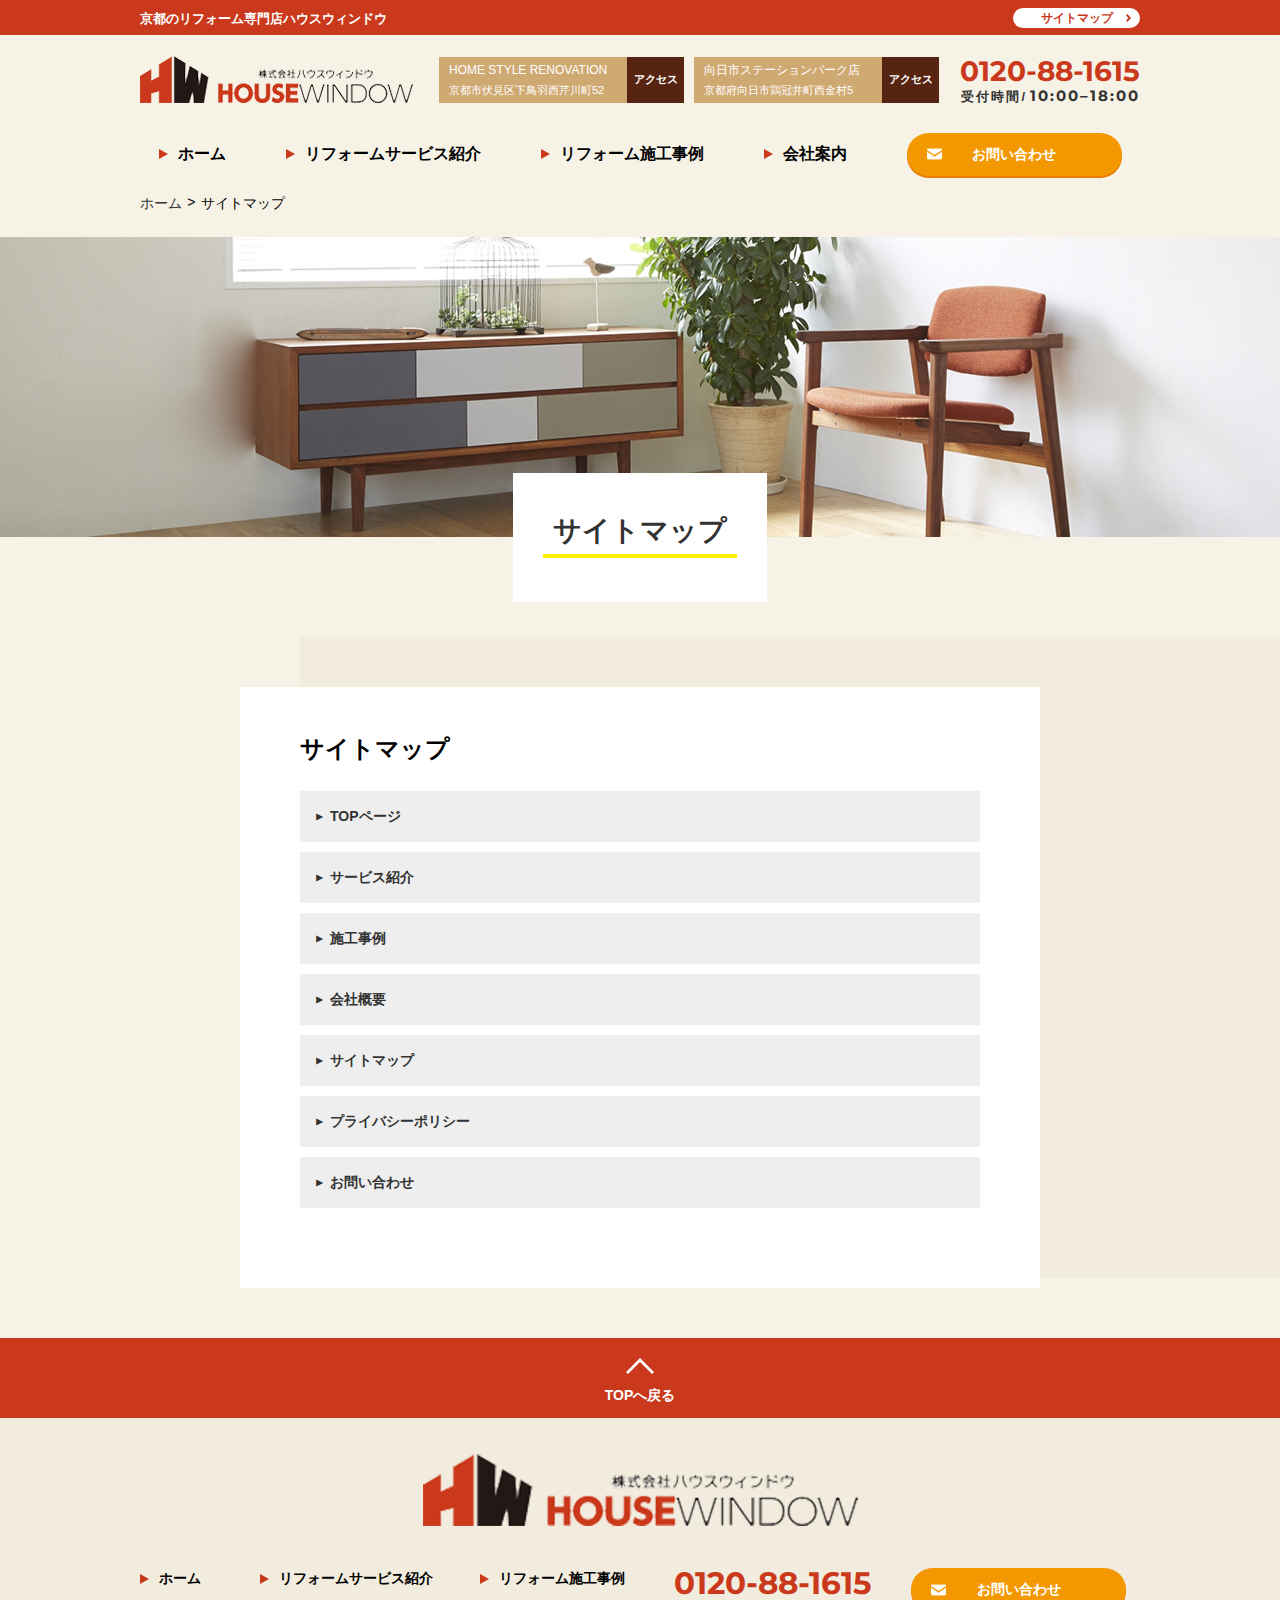
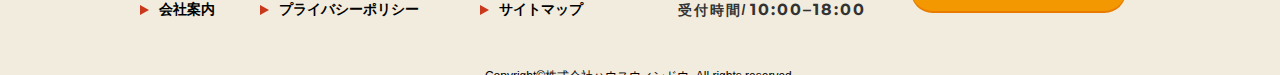
<file: sitemap/index.html>
<!DOCTYPE html>
<html lang="ja">
<head>


<meta charset="utf-8">
<meta http-equiv="X-UA-Compatible" content="IE=edge">
<meta name="format-detection" content="telephone=no">
<meta name="viewport" content="width=device-width, initial-scale=1.0">
<meta name="description"  content="京都でリフォーム店をお探しなら、現地調査・お見積り無料の当社へ。京都市（伏見区、右京区、西京区、南区、山科区）、向日市、長岡京市、ほか周辺で住宅リフォーム・店舗リフォームの事でお困りの方、リフォームローン、京都市補助金などご相談ください。" />
<meta name="keywords" content="リフォーム,京都">
<title>サイトマップ｜株式会社ハウスウィンドウ：京都</title>
	<!-- Google Tag Manager -->
	<script>(function(w,d,s,l,i){w[l]=w[l]||[];w[l].push({'gtm.start':
	new Date().getTime(),event:'gtm.js'});var f=d.getElementsByTagName(s)[0],
	j=d.createElement(s),dl=l!='dataLayer'?'&l='+l:'';j.async=true;j.src=
	'https://www.googletagmanager.com/gtm.js?id='+i+dl;f.parentNode.insertBefore(j,f);
	})(window,document,'script','dataLayer','GTM-WKQJH5M');</script>
	<!-- End Google Tag Manager -->
	<meta property="og:title" content="サイトマップ｜株式会社ハウスウィンドウ：京都">
	<meta property="og:type" content="website">
	<meta property="og:url" content="https://kyoto-reform-housewindow.com/sitemap/">
	<meta property="og:site_name" content="サイトマップ｜株式会社ハウスウィンドウ：京都">
	<meta property="og:description" content="京都でリフォーム店をお探しなら、現地調査・お見積り無料の当社へ。京都市（伏見区、右京区、西京区、南区、山科区）、向日市、長岡京市、ほか周辺で住宅リフォーム・店舗リフォームの事でお困りの方、リフォームローン、京都市補助金などご相談ください。" />
	<meta property="og:image" content="https://kyoto-reform-housewindow.com/images/ogp_img.jpg">
	<meta property="fb:app_id" content="">
<link rel="shortcut icon" href="/favicon.ico" type="image/x-icon">
<link rel="icon" href="/favicon.ico" type="image/x-icon">

<link href="https://fonts.googleapis.com/css?family=Montserrat:400,700" rel="stylesheet">
  <link rel="stylesheet" href="../common/css/normalize.css">
  <link rel="stylesheet" href="../common/css/common.css">
  <link rel="stylesheet" href="../common/css/animate.css">
  <link rel="stylesheet" href="css/style.css">
<script type="application/ld+json">
[
{
"@context": "http://schema.org",
"@type": "BreadcrumbList",
"itemListElement": [
{
"@type": "ListItem",
"position": 1,
"item": {
"@id": "https://kyoto-reform-housewindow.com/",
"name": "HOME"
}
}, 
{
"@type": "ListItem",
"position": 2,
"item": {
"@id": "https://kyoto-reform-housewindow.com/sitemap/",
"name": "サイトマップ"
}
}
]
},
{
"@context": "https://schema.org",
"@type": "SiteNavigationElement",
"name": [
"ホーム",
"リフォームサービス紹介",
"リフォーム施工事例",
"会社案内",
"プライバシーポリシー",
"サイトマップ",
"お問い合わせ"
],
"url": [
"https://kyoto-reform-housewindow.com/",
"https://kyoto-reform-housewindow.com/service/",
"https://kyoto-reform-housewindow.com/work/",
"https://kyoto-reform-housewindow.com/company/",
"https://kyoto-reform-housewindow.com/privacy/",
"https://kyoto-reform-housewindow.com/sitemap/",
"https://kyoto-reform-housewindow.com/contact/"
]
},
{
"@context": "http://schema.org",
"@type": "WebSite",
"mainEntityOfPage": {
"@type": "WebPage",
"@id": "https://kyoto-reform-housewindow.com/sitemap/"
},
"headline": "サイトマップ｜株式会社ハウスウィンドウ：京都",
"description": "京都でリフォーム店をお探しなら、現地調査・お見積り無料の当社へ。京都市（伏見区、右京区、西京区、南区、山科区）、向日市、長岡京市、ほか周辺で住宅リフォーム・店舗リフォームの事でお困りの方、リフォームローン、京都市補助金などご相談ください。"
}
]
</script>
</head>

<body>
<!-- Google Tag Manager (noscript) -->
<noscript><iframe src="https://www.googletagmanager.com/ns.html?id=GTM-WKQJH5M"
height="0" width="0" style="display:none;visibility:hidden"></iframe></noscript>
<!-- End Google Tag Manager (noscript) -->
<div id="container" class="container">
  <header id="header" class="header">
    <div class="header_top show_pc">
  <div class="row">
    <a href="/sitemap" class="header_top_btn">サイトマップ</a>
  </div>
</div>
<div class="header_mid row">
  <p class="header_mid_logo">
    <a href="/">
      <picture>
        <source media="(max-width: 768px)" srcset="../common/images/logo_sp.png" />
        <img src="../common/images/logo_pc.png?v=9a9881d452a1e3fc573f4e7e4062e68c" alt="リフォーム専門店株式会社ハウスウィンドウ" />
      </picture>
    </a>
  </p>
  <h1>京都のリフォーム専門店ハウスウィンドウ</h1>
  <div class="header_mid_listlink show_pc" id="header_mid_listlink">
    <ul>
      <li>
        <a href="#reform_store" class="js_archorlink">
          <p>
            <span>HOME STYLE RENOVATION</span>
            <small>京都市伏見区下鳥羽西芹川町52</small>
          </p>
          <span>アクセス</span>
        </a>
      </li>
      <li>
        <a href="#reform_store" class="js_archorlink">
          <p>
            <span>向日市ステーションパーク店</span>
            <small>京都府向日市鶏冠井町西金村5</small>
          </p>
          <span>アクセス</span>
        </a>
      </li>
    </ul>
    <a href="/contact" class="btn_top show_sp"><span>お問い合わせ</span></a>
    <div class="header_mid_tel">
      <a href="tel:0120-88-1615" class="tel">0120-88-1615</a>
      <p>受付時間/<span>10:00–18:00</span></p>
    </div>
  </div>
  <div class="menu_icon_wr show_sp">
    <span class="menu_icon" id="menu_icon"></span>
    <i>メニュー</i>
  </div>
</div>
<div class="header_nav row" id="header_nav">
  <nav class="menu" id="menu">
    <ul>
      <li><a href="/">ホーム</a></li>
      <li><a href="/service">リフォームサービス紹介</a></li>
      <li><a href="/work">リフォーム施工事例</a></li>
      <li><a href="/company">会社案内</a></li>
      <li class="show_pc"><a href="/contact" class="btn_top"><span>お問い合わせ</span></a></li>
      <li class="show_sp"><a href="/privacy/">プライバシーポリシー</a></li>
      <li class="show_sp"><a href="/sitemap/">サイトマップ</a></li>
    </ul>　　　 　　　 　　　
  </nav>
</div>
  </header>
  <!-- end header -->
  <main>
    <section class="sitemap">
      <div class="breadcrum row show_pc">
        <ul class="breadcrum_list">
          <li><a href="/">ホーム</a></li>
          <li>サイトマップ</li>
        </ul>
      </div>
      <!-- ./breadcrum -->
      <div class="ttl">
        <div class="row">
          <div class="ttl_tt">
            <h2>サイトマップ</h2>
            <!--/.b_ttl-->
          </div>
        </div>
      </div>
      <!--/.gr_ttl-->
      <div class="sitemap_inner">
        <div class="cp_profile sec">
          <div class="row">
            <div class="cp_profile_ct">
              <h3>サイトマップ</h3>
              <div class="sitemap_link">
                <ul>
                  <li><a href="">TOPページ</a></li>
                  <li><a href="/service">サービス紹介</a></li>
                  <li><a href="/work">施工事例</a></li>
                  <li><a href="/company">会社概要</a></li>
                  <li><a href="/sitemap">サイトマップ</a></li>
                  <li><a href="/privacy">プライバシーポリシー</a></li>
                  <li><a href="/contact">お問い合わせ</a></li>
                </ul>
              </div>
            </div>
          </div>
        </div>
      </div>
    </section>
  </main>
  <!-- end main -->
  <footer id="footer" class="footer">
    <div class="footer_backtop">
  <span class="back_top" id="back_top">TOPへ戻る</span>
</div>
<div class="row">
  <a href="/">
    <picture>
      <source media="(max-width: 768px)" srcset="../common/images/logo_ft_sp.png" />
      <img src="../common/images/logo_ft_pc.png?v=c4dbcf3ecd7c41dd2ff48d7e88b56a26" alt="京都リフォーム ハウスウィンドウ" />
    </picture>
  </a>
  <div class="footer_link">
    <ul>
      <li><a href="/">ホーム</a></li>
      <li><a href="/service">リフォームサービス紹介</a></li>
      <li><a href="/work">リフォーム施工事例</a></li>
      <li><a href="/company">会社案内</a></li>
      <li><a href="/privacy">プライバシーポリシー</a></li>
      <li><a href="/sitemap">サイトマップ</a></li>
    </ul>
    <div class="footer_contact">
      <a href="/contact" class="btn_top"><span>お問い合わせ</span></a>
      <div class="footer_contact_tel">
        <a href="tel:0120-88-1615" class="tel">0120-88-1615</a>
        <p>受付時間/<span>10:00–18:00</span></p>
      </div>
    </div>　
  </div>
  <p class="footer_copyright">Copyright©株式会社ハウスウィンドウ. All rights reserved.</p>
</div>
  </footer>
  <!-- end footer -->
</div>

<script src="../common/js/libs.js?v=4e5c4c0fa9361c5df12849469d09675b"></script>
<script src="../common/js/base.js?v=815bddf4b2381cb4fe55c3c60dc3570d"></script>
</body>
</html>
</file>
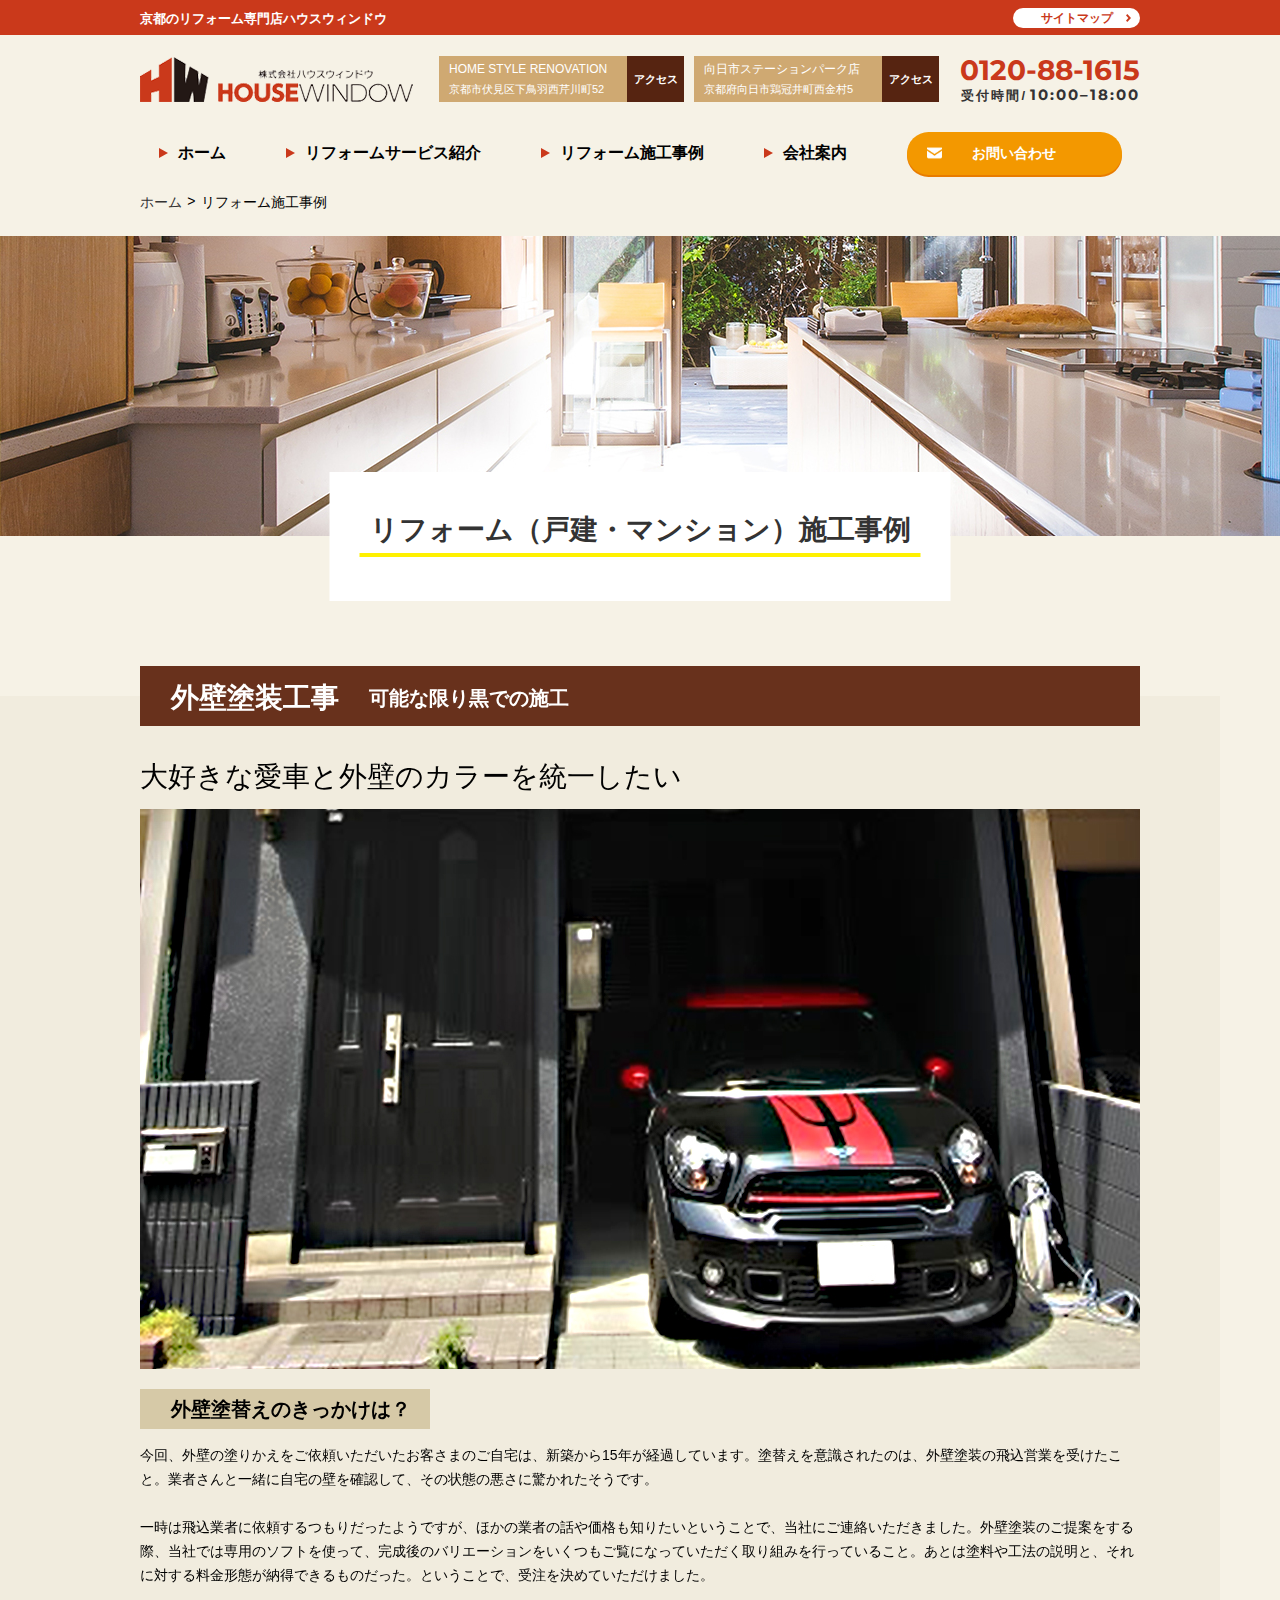
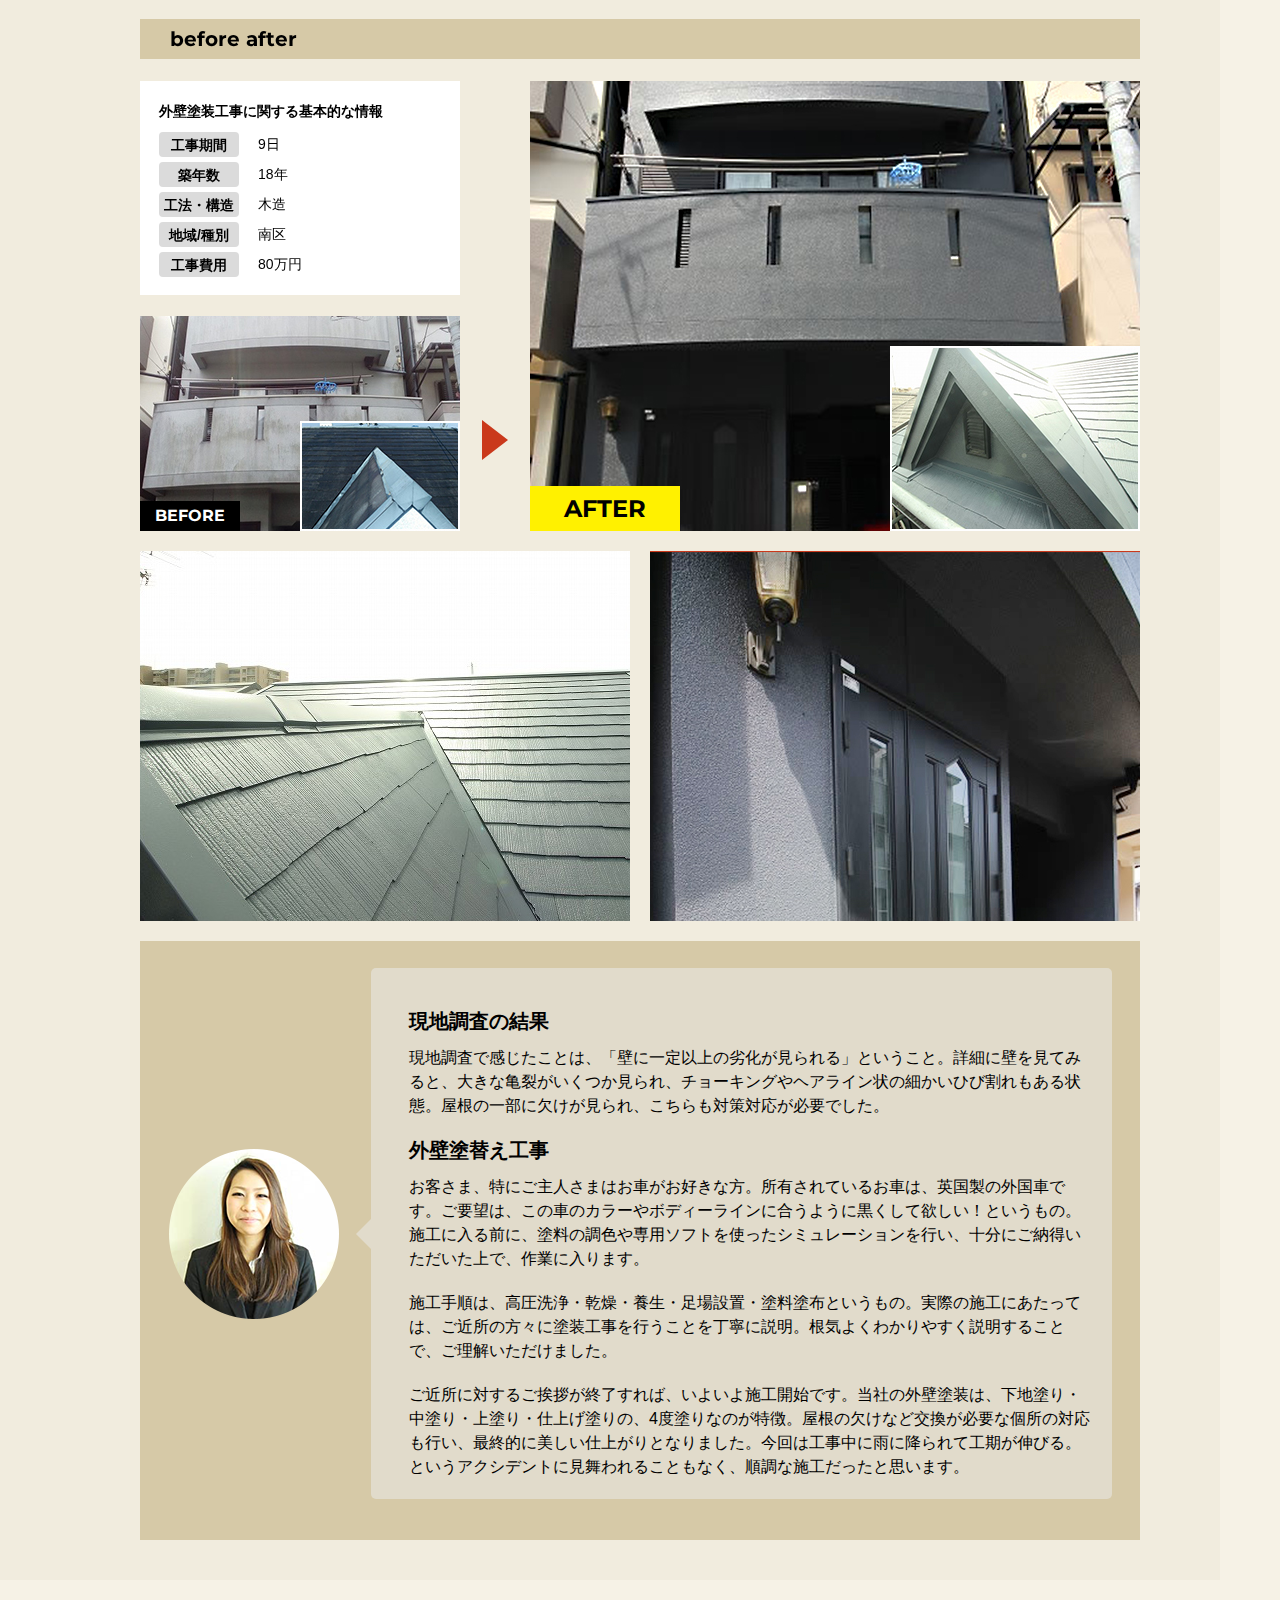
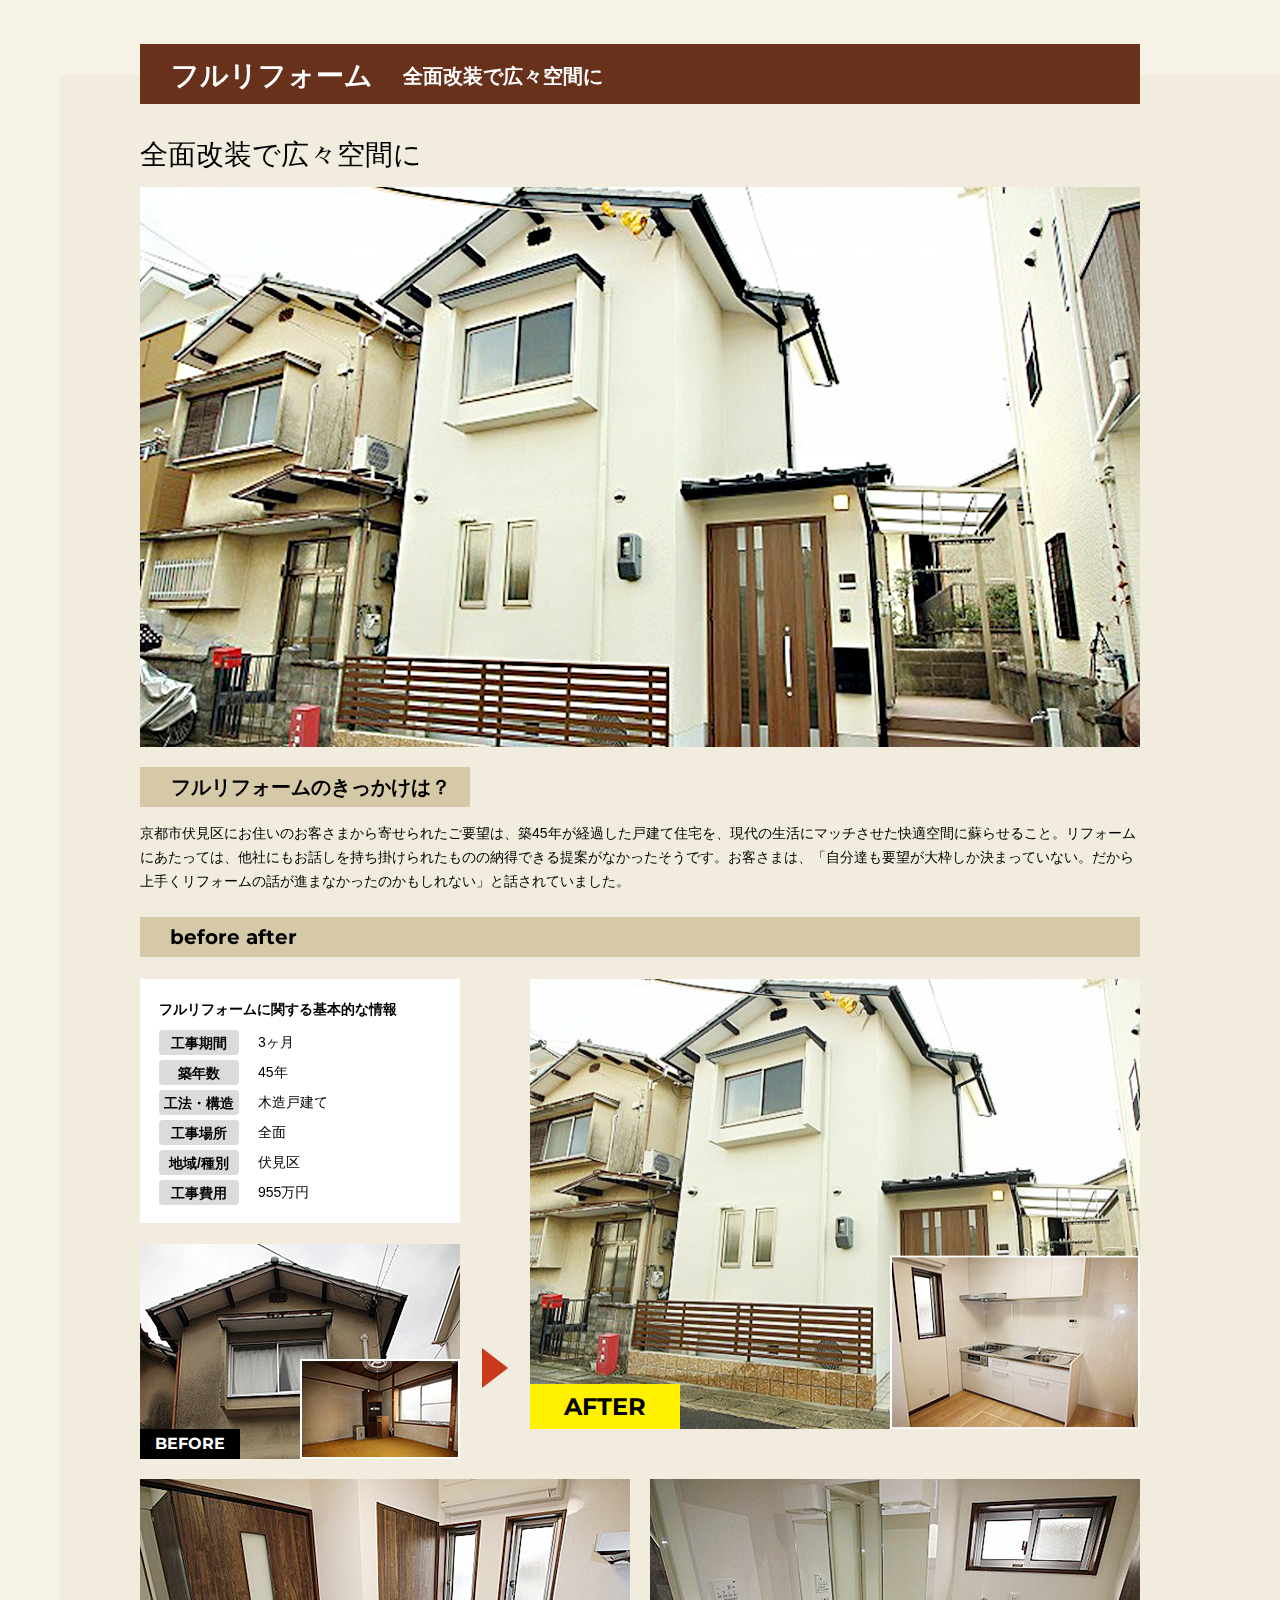
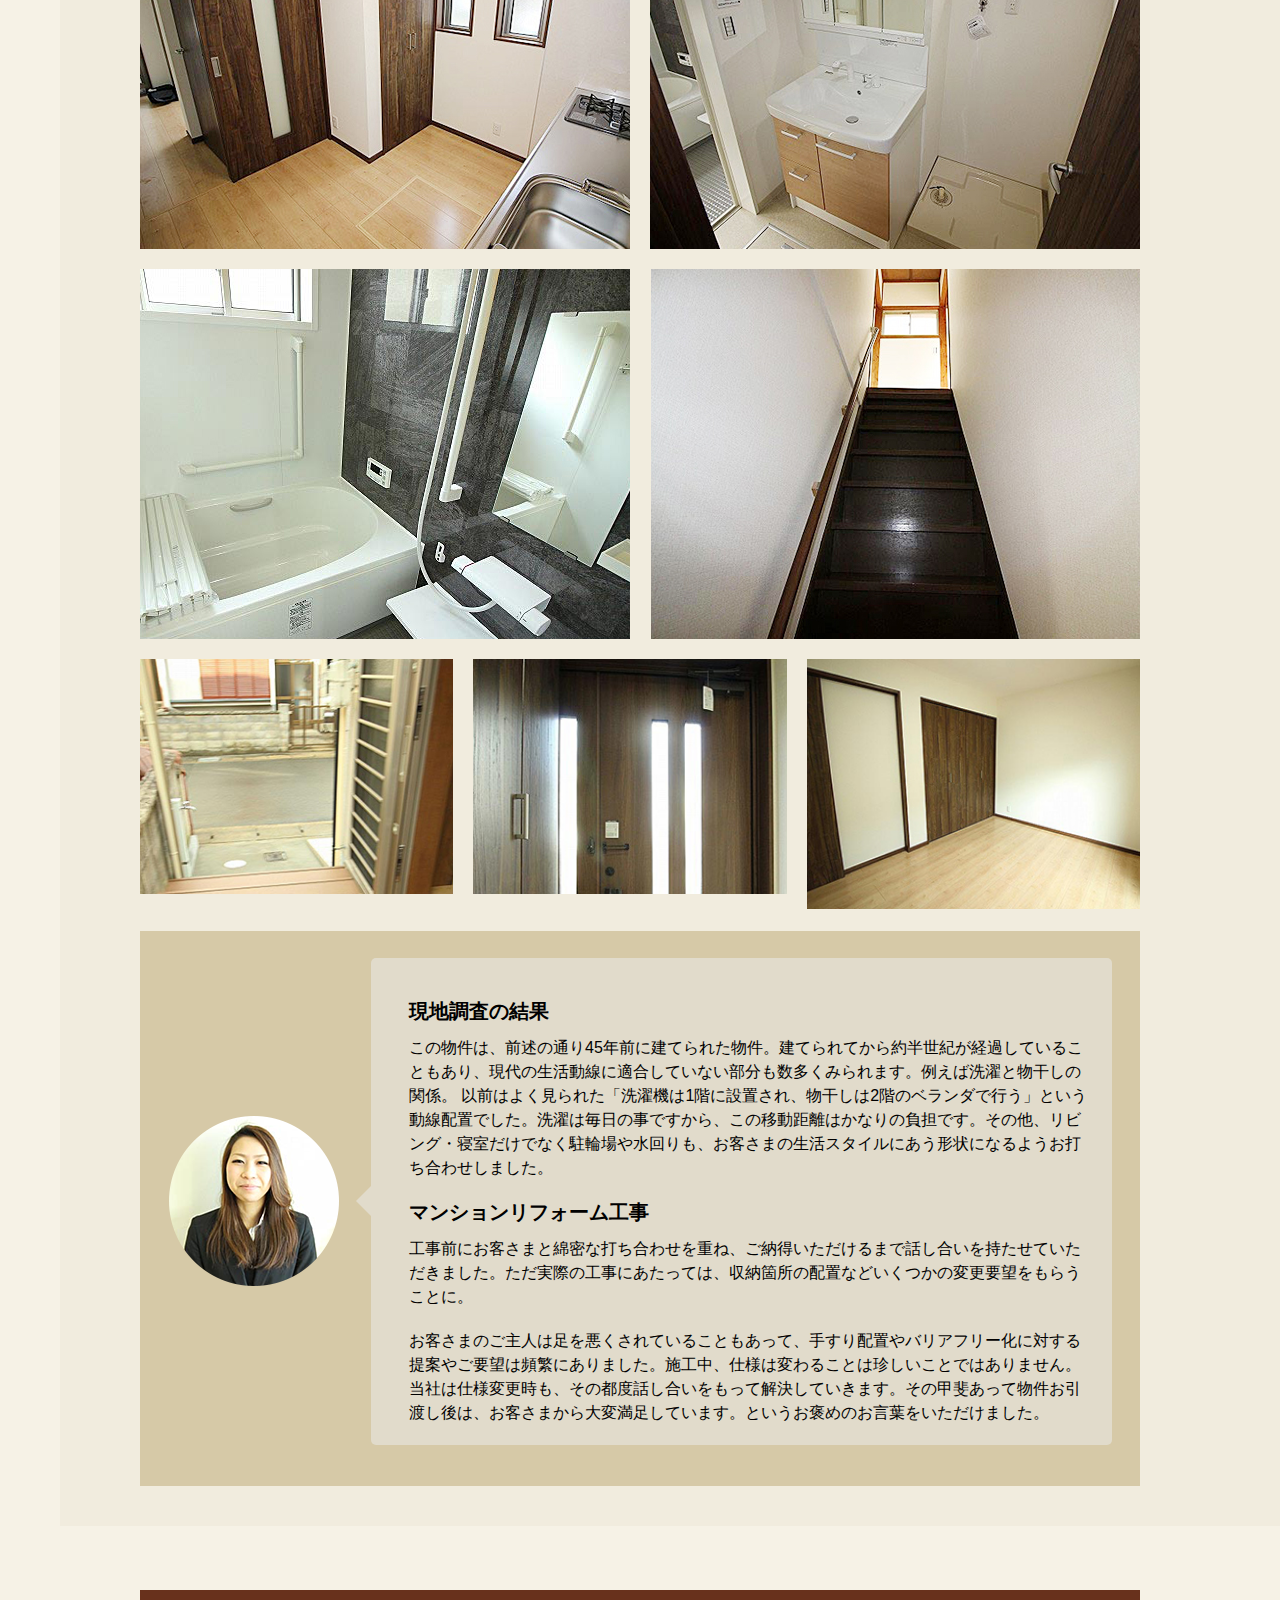
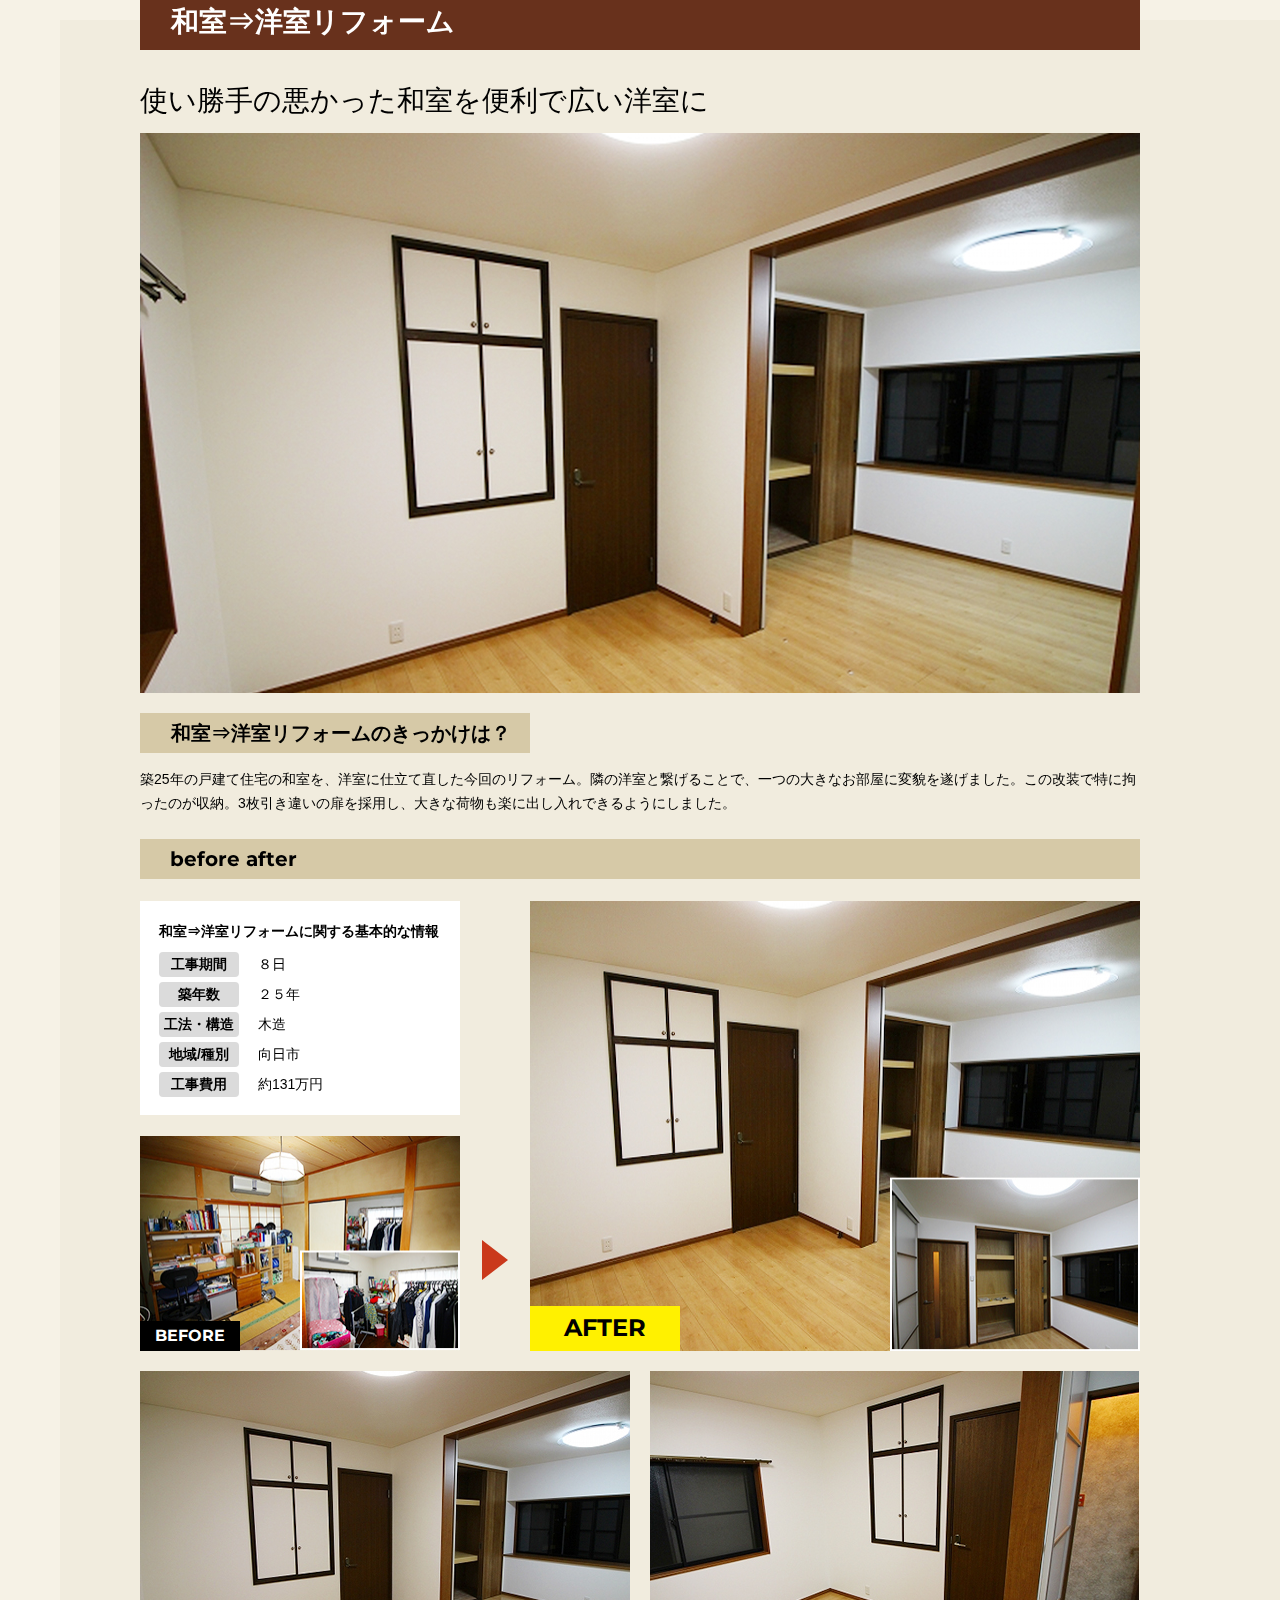
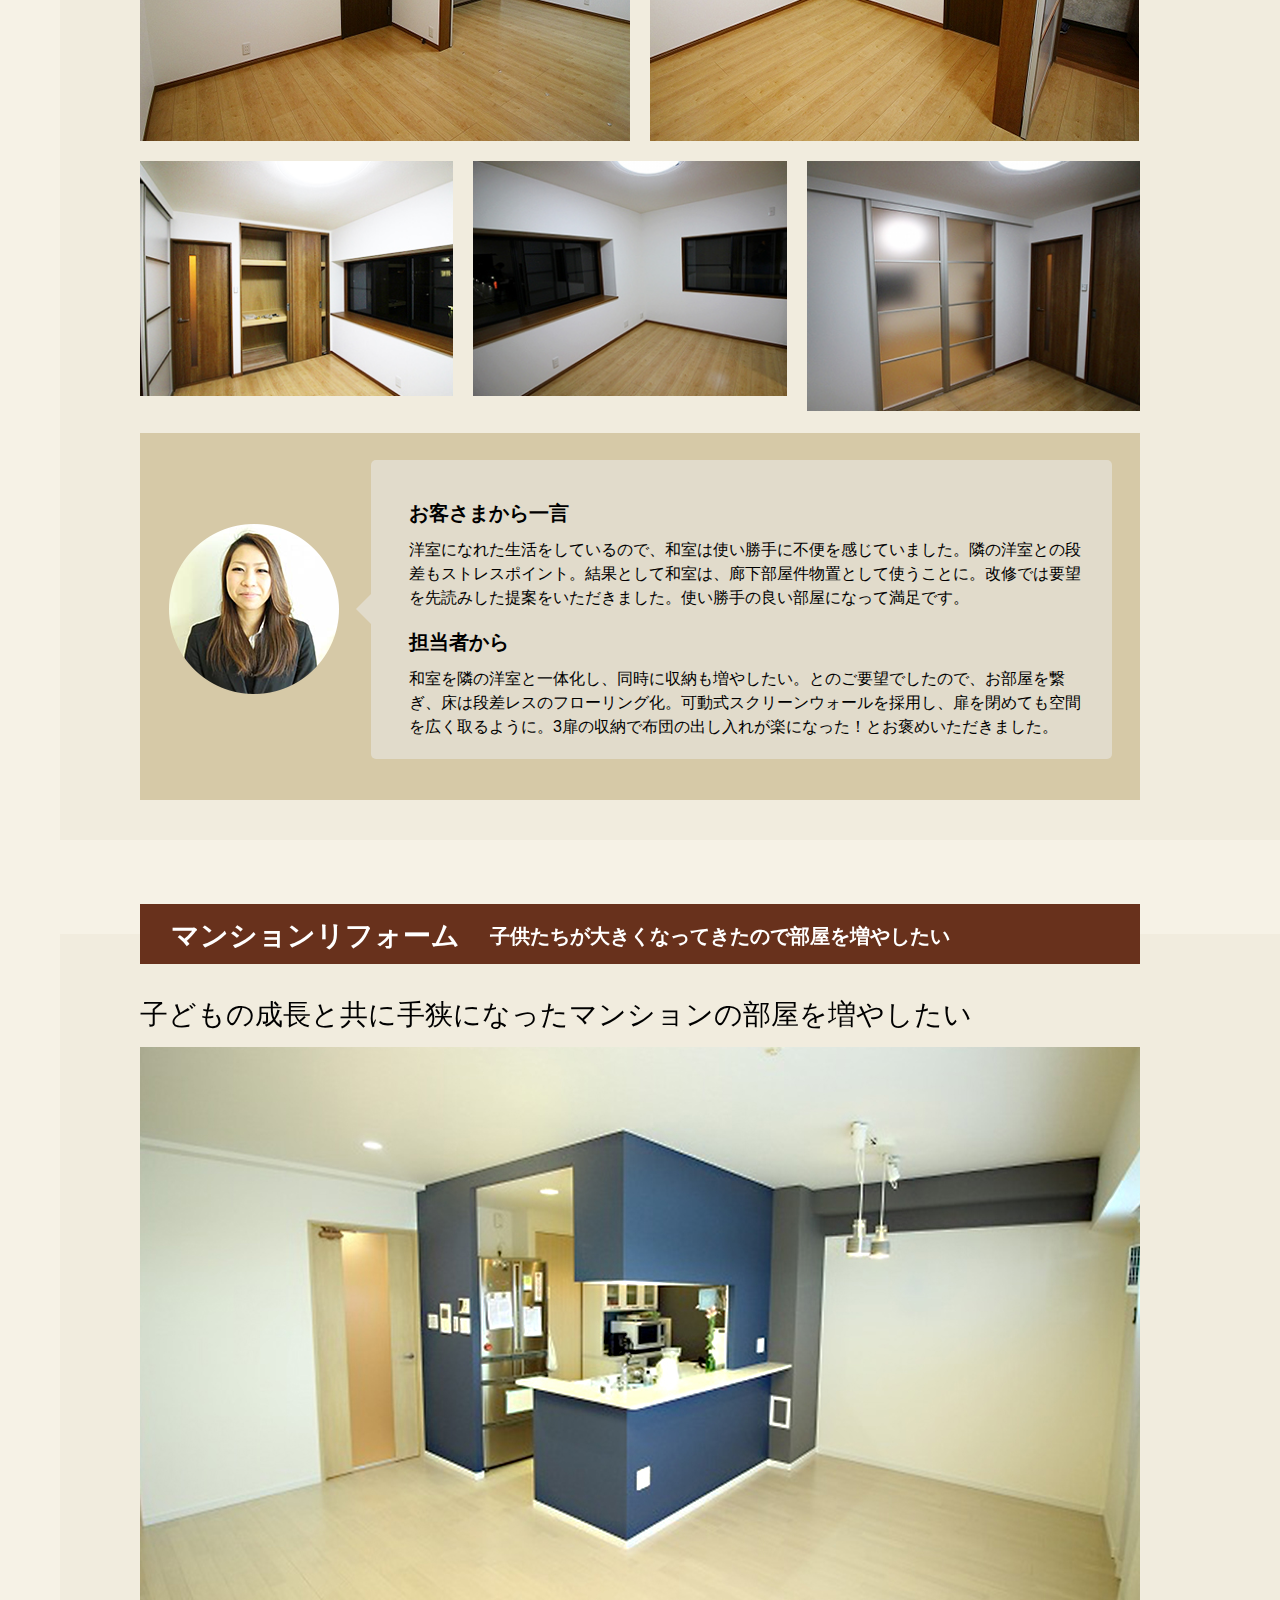
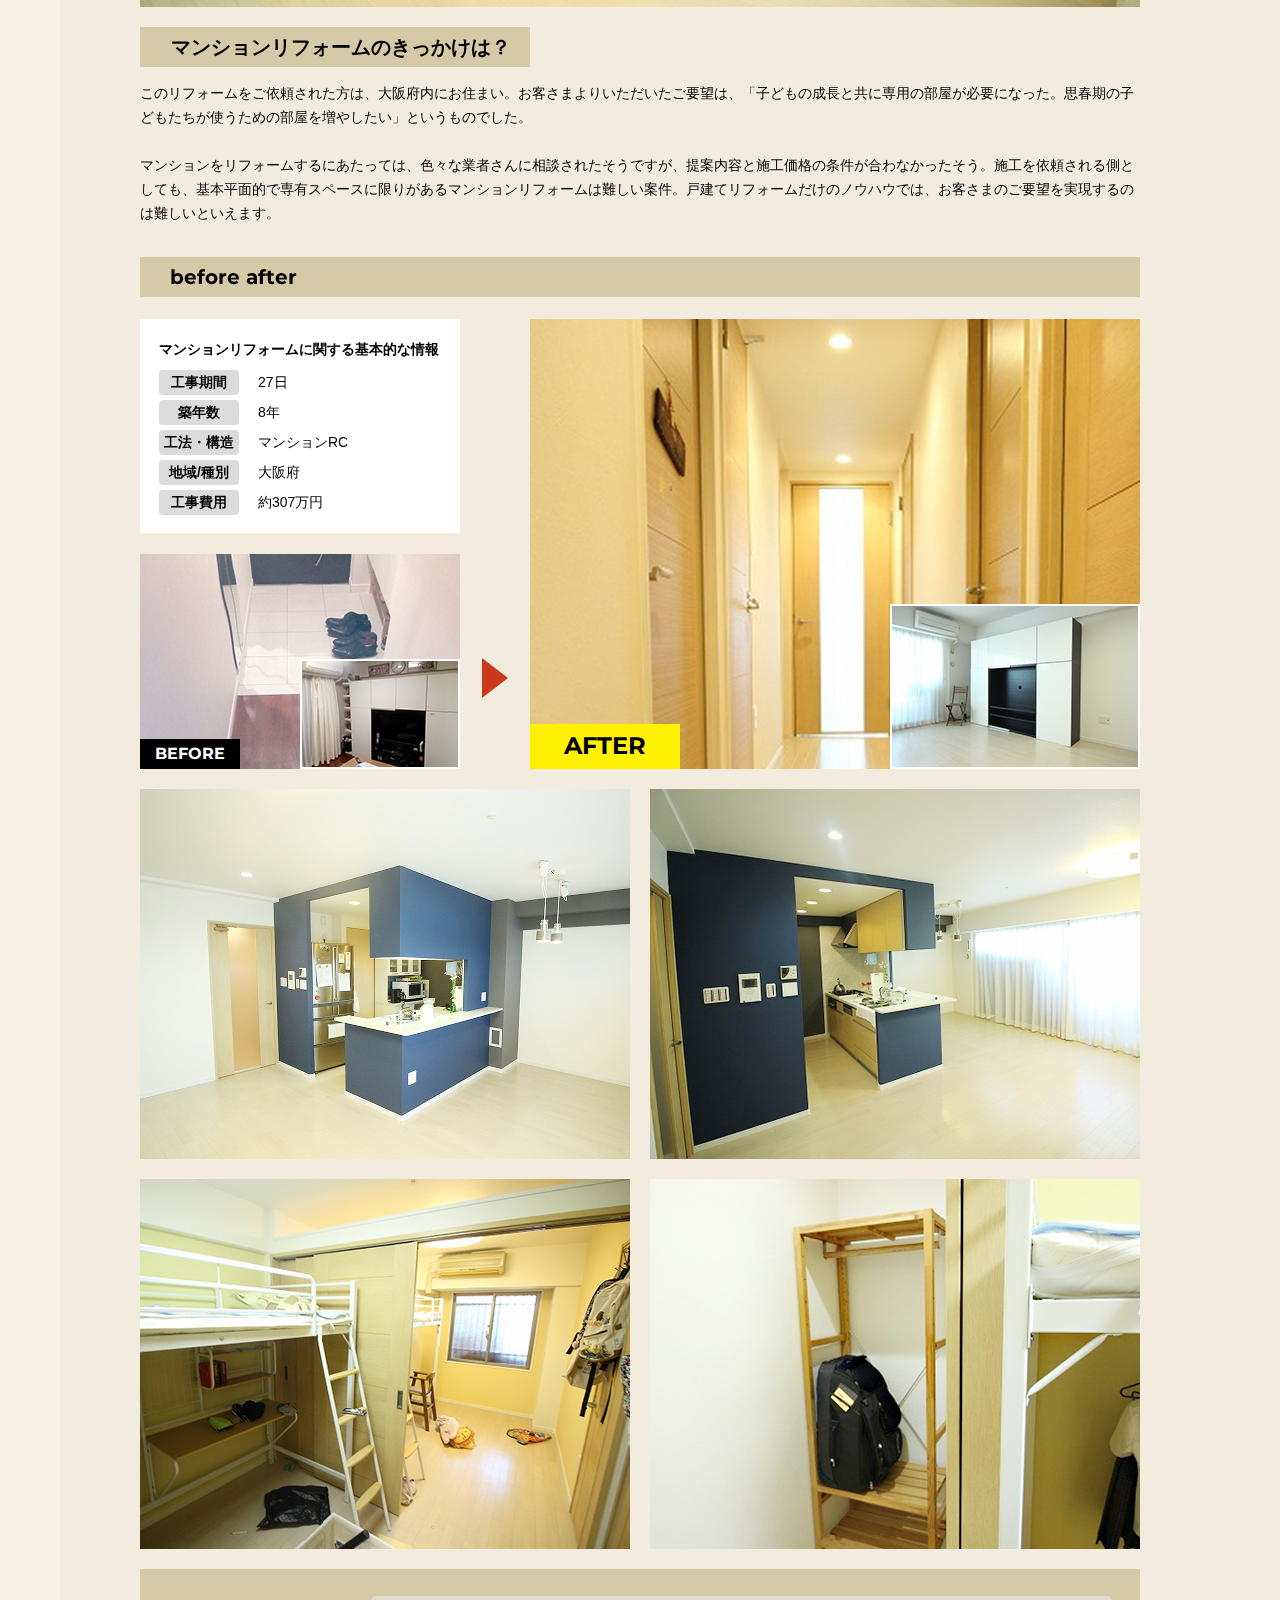
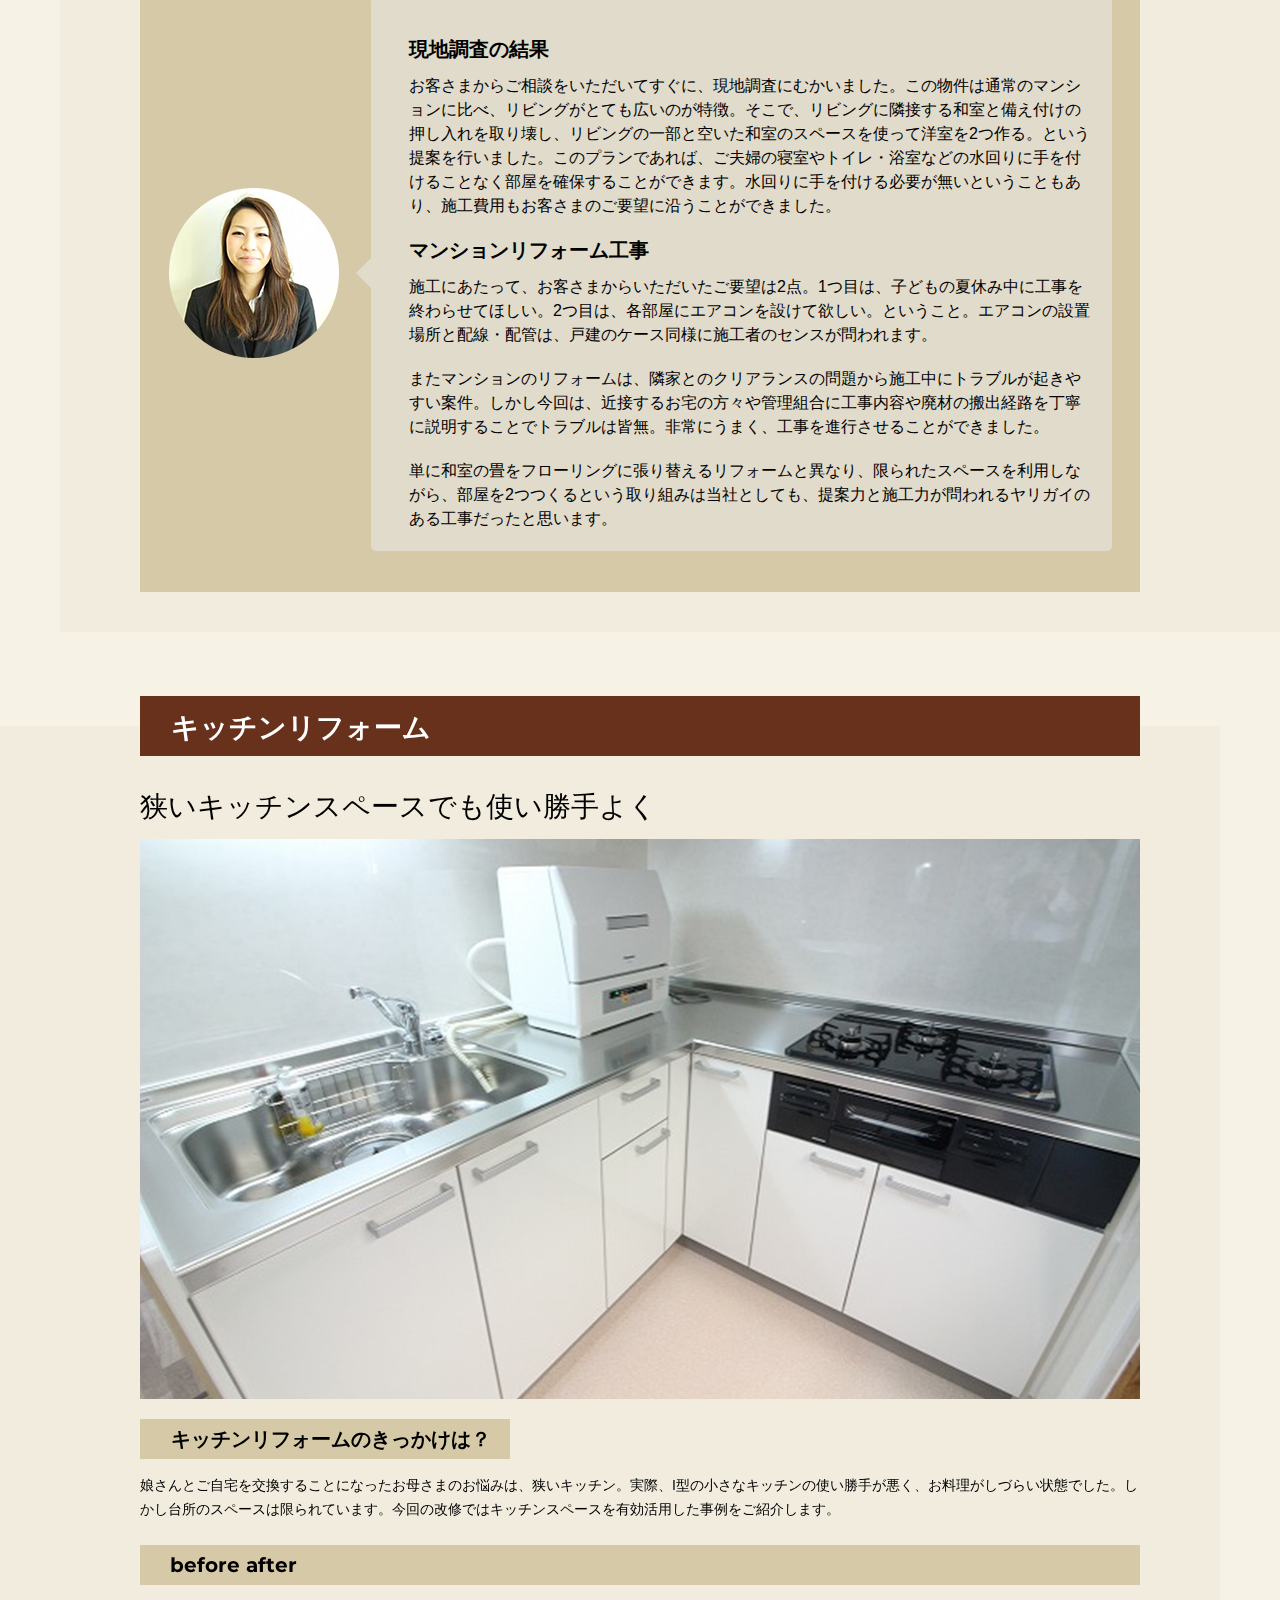
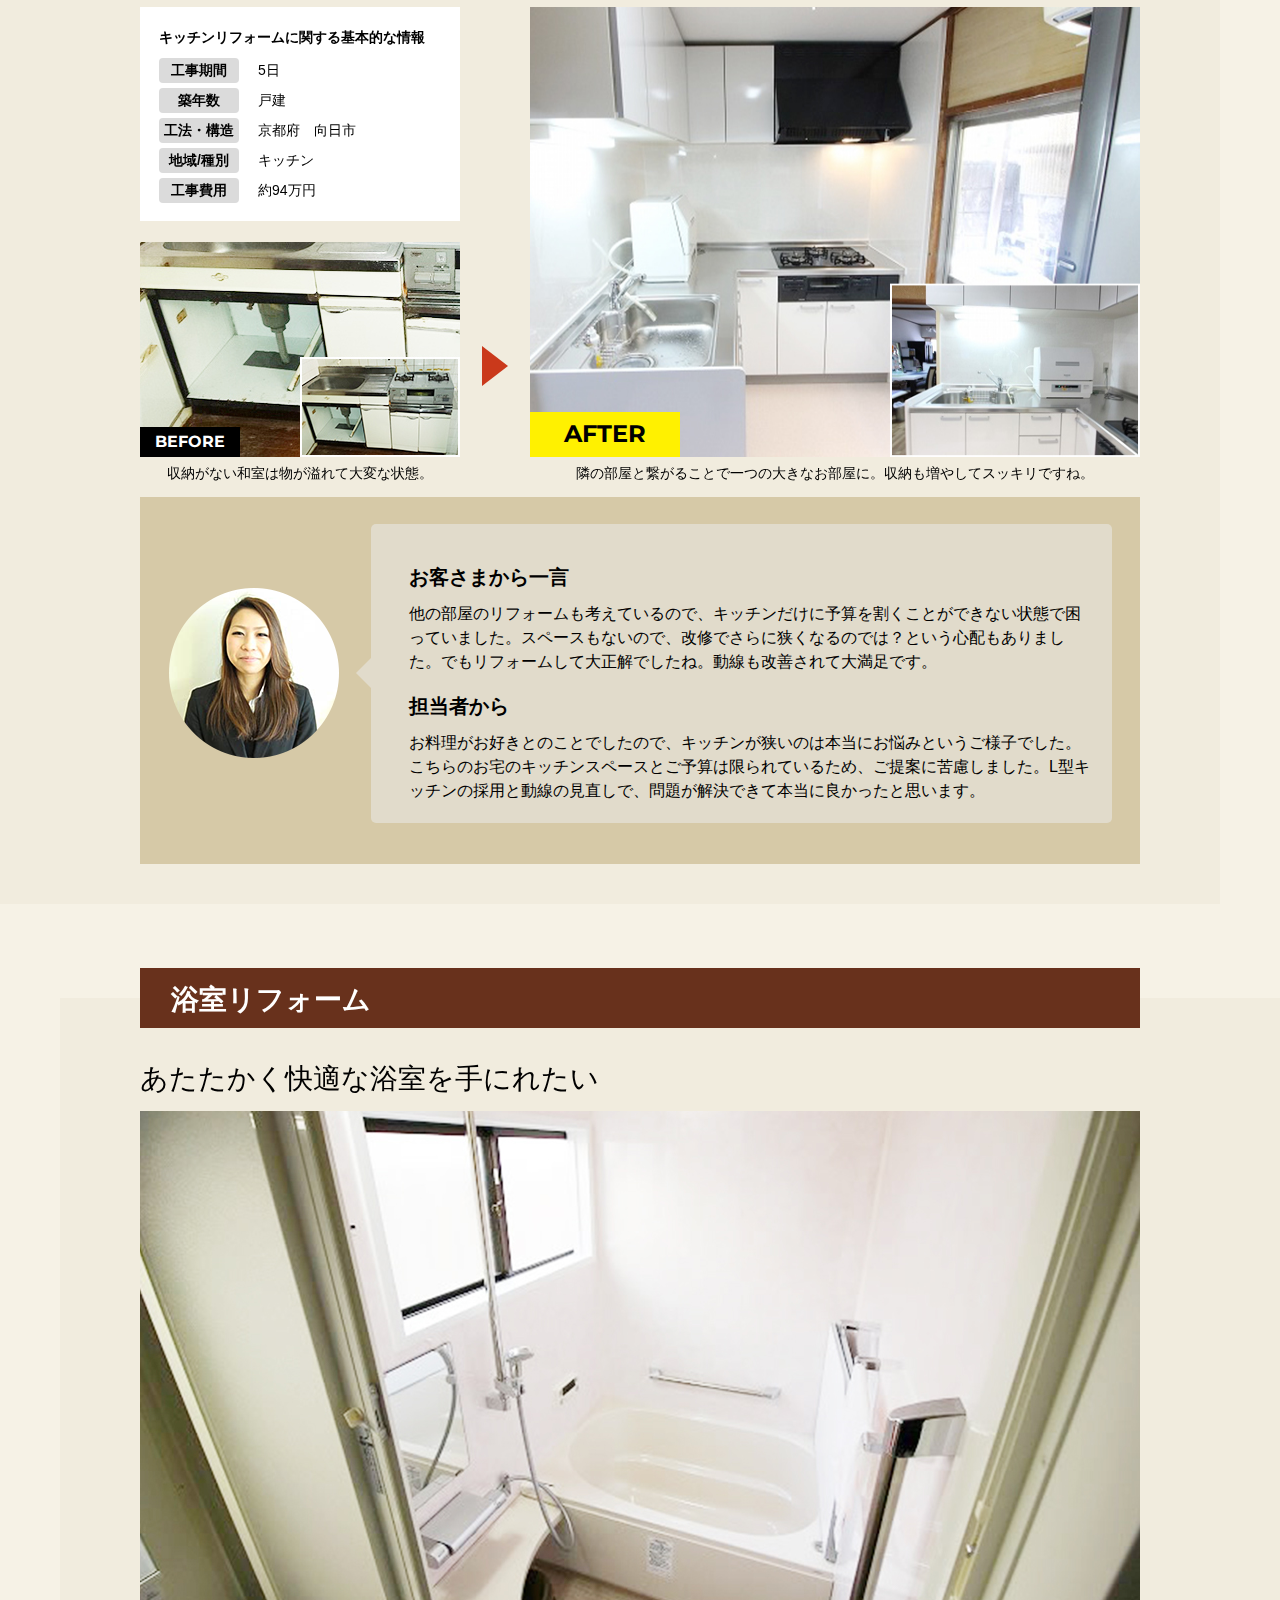
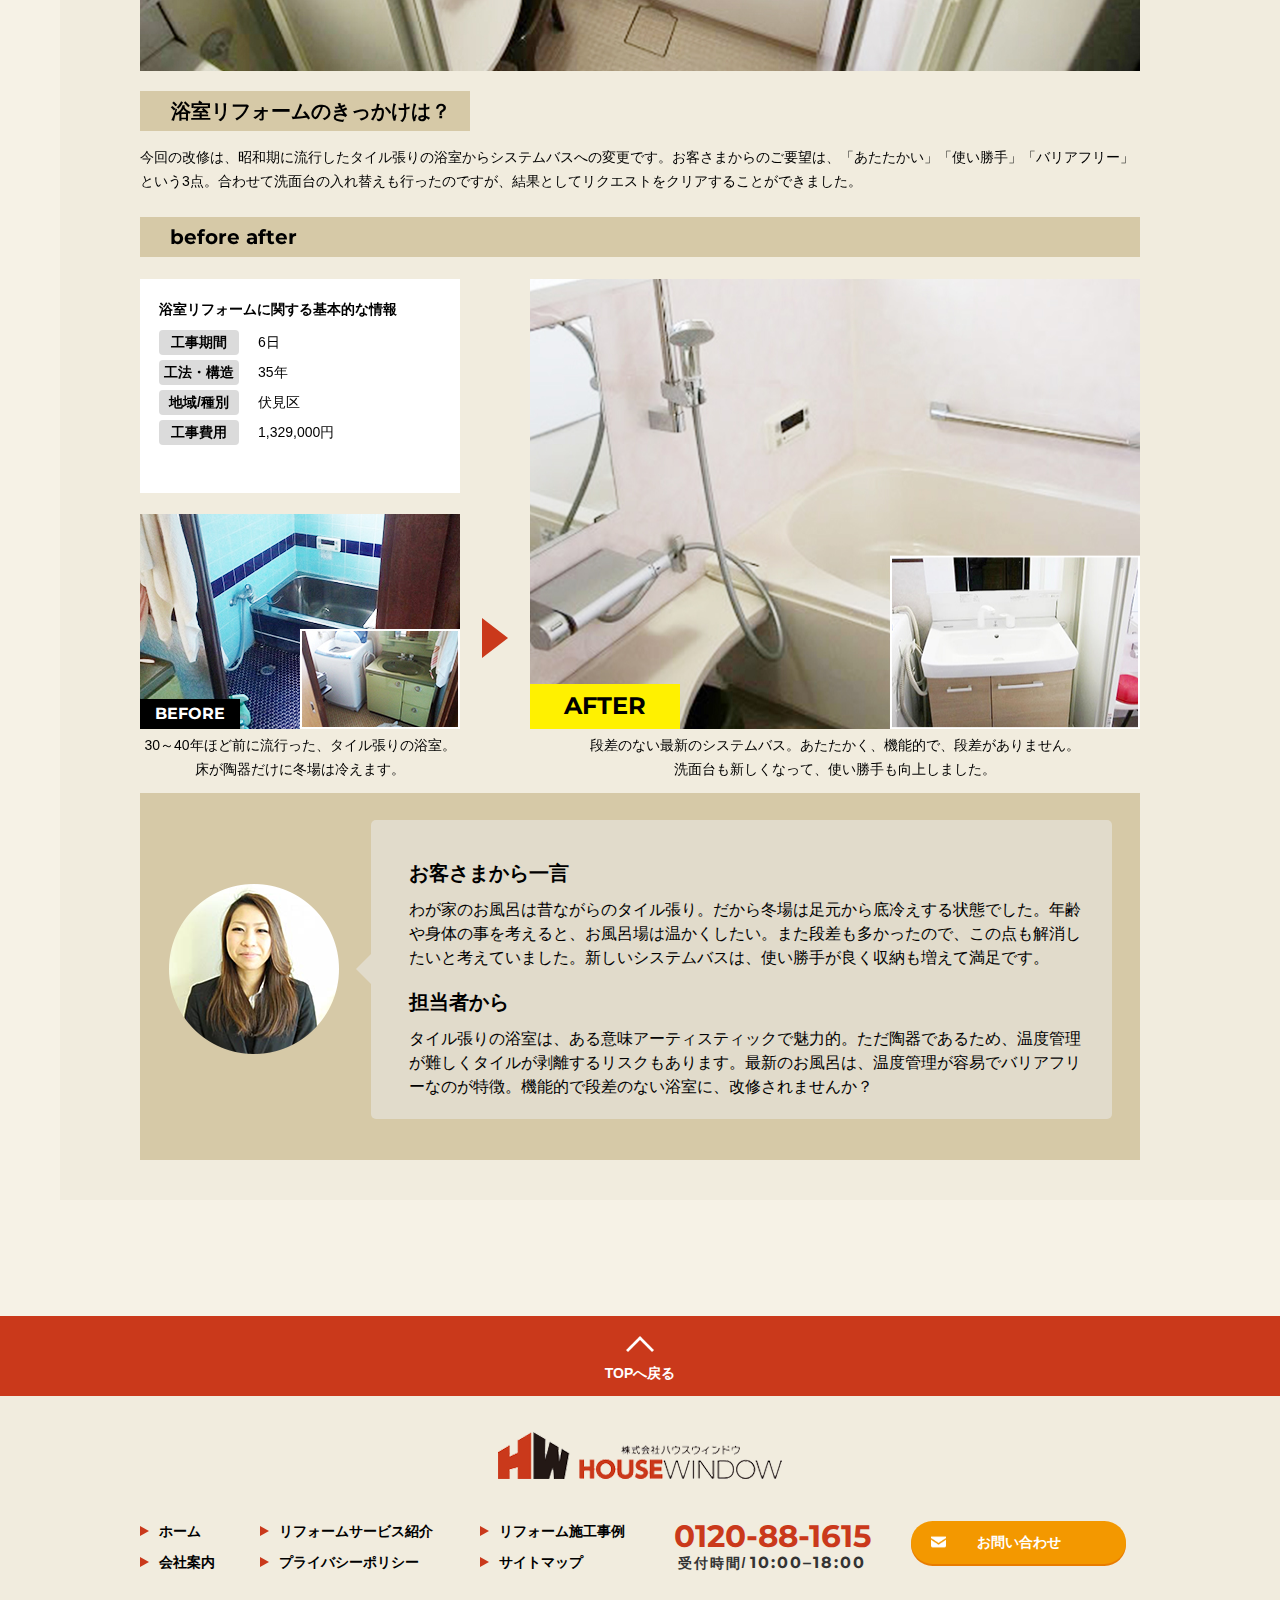
<file: work/index.html>
<!DOCTYPE html>
<html lang="ja">

<head>
  <meta charset="utf-8">
  <meta http-equiv="X-UA-Compatible" content="IE=edge">
  <meta name="format-detection" content="telephone=no">
  <meta name="viewport" content="width=device-width, initial-scale=1.0">
  <meta name="description"  content="当社のリフォーム施工事例をご紹介。お住いのリフォームでお困りのお客様のご要望をお聞きし、最善のご提案ができるよう心がけています。特にフルリフォームや外壁塗装など大掛かりなリフォームでは綿密な打ち合わせを行い、ご希望を実現しお喜びの声をいただいております。掲載していない数多くのリフォーム施工事例がございます。気になる方はお気軽にお問い合わせください。" />
  <meta name="keywords" content="リフォーム,京都,施工事例">
  <title>リフォーム施工事例｜株式会社ハウスウィンドウ：京都</title>
	<!-- Google Tag Manager -->
	<script>(function(w,d,s,l,i){w[l]=w[l]||[];w[l].push({'gtm.start':
	new Date().getTime(),event:'gtm.js'});var f=d.getElementsByTagName(s)[0],
	j=d.createElement(s),dl=l!='dataLayer'?'&l='+l:'';j.async=true;j.src=
	'https://www.googletagmanager.com/gtm.js?id='+i+dl;f.parentNode.insertBefore(j,f);
	})(window,document,'script','dataLayer','GTM-WKQJH5M');</script>
	<!-- End Google Tag Manager -->
	<meta property="og:title" content="リフォーム施工事例｜株式会社ハウスウィンドウ：京都">
	<meta property="og:type" content="website">
	<meta property="og:url" content="https://kyoto-reform-housewindow.com/work/">
	<meta property="og:site_name" content="リフォーム施工事例｜株式会社ハウスウィンドウ：京都">
	<meta property="og:description" content="当社のリフォーム施工事例をご紹介。お住いのリフォームでお困りのお客様のご要望をお聞きし、最善のご提案ができるよう心がけています。特にフルリフォームや外壁塗装など大掛かりなリフォームでは綿密な打ち合わせを行い、ご希望を実現しお喜びの声をいただいております。掲載していない数多くのリフォーム施工事例がございます。気になる方はお気軽にお問い合わせください。" />
	<meta property="og:image" content="https://kyoto-reform-housewindow.com/images/ogp_img.jpg">
	<meta property="fb:app_id" content="">
  <link rel="shortcut icon" href="/favicon.ico" type="image/x-icon">
  <link rel="icon" href="/favicon.ico" type="image/x-icon">
  <link href="https://fonts.googleapis.com/css?family=Montserrat:400,700" rel="stylesheet">
  <link rel="stylesheet" href="../common/css/normalize.css">
  <link rel="stylesheet" href="../common/css/common.css">
  <link rel="stylesheet" href="../common/css/animate.css">
  <link rel="stylesheet" href="css/style.css">
<script type="application/ld+json">
[
{
"@context": "http://schema.org",
"@type": "BreadcrumbList",
"itemListElement": [
{
"@type": "ListItem",
"position": 1,
"item": {
"@id": "https://kyoto-reform-housewindow.com/",
"name": "HOME"
}
}, 
{
"@type": "ListItem",
"position": 2,
"item": {
"@id": "https://kyoto-reform-housewindow.com/work/",
"name": "リフォーム施工事例"
}
}
]
},
{
"@context": "https://schema.org",
"@type": "SiteNavigationElement",
"name": [
"ホーム",
"リフォームサービス紹介",
"リフォーム施工事例",
"会社案内",
"プライバシーポリシー",
"サイトマップ",
"お問い合わせ"
],
"url": [
"https://kyoto-reform-housewindow.com/",
"https://kyoto-reform-housewindow.com/service/",
"https://kyoto-reform-housewindow.com/work/",
"https://kyoto-reform-housewindow.com/company/",
"https://kyoto-reform-housewindow.com/privacy/",
"https://kyoto-reform-housewindow.com/sitemap/",
"https://kyoto-reform-housewindow.com/contact/"
]
},
{
"@context": "http://schema.org",
"@type": "WebSite",
"mainEntityOfPage": {
"@type": "WebPage",
"@id": "https://kyoto-reform-housewindow.com/work/"
},
"headline": "リフォーム施工事例｜株式会社ハウスウィンドウ：京都",
"description": "当社のリフォーム施工事例をご紹介。お住いのリフォームでお困りのお客様のご要望をお聞きし、最善のご提案ができるよう心がけています。特にフルリフォームや外壁塗装など大掛かりなリフォームでは綿密な打ち合わせを行い、ご希望を実現しお喜びの声をいただいております。掲載していない数多くのリフォーム施工事例がございます。気になる方はお気軽にお問い合わせください。"
}
]
</script>
</head>

<body>
<!-- Google Tag Manager (noscript) -->
<noscript><iframe src="https://www.googletagmanager.com/ns.html?id=GTM-WKQJH5M"
height="0" width="0" style="display:none;visibility:hidden"></iframe></noscript>
<!-- End Google Tag Manager (noscript) -->
  <div id="container" class="container">
    <header id="header" class="header">
      <div class="header_top show_pc">
  <div class="row">
    <a href="/sitemap" class="header_top_btn">サイトマップ</a>
  </div>
</div>
<div class="header_mid row">
  <p class="header_mid_logo">
    <a href="/">
      <picture>
        <source media="(max-width: 768px)" srcset="../common/images/logo_sp.png" />
        <img src="../common/images/logo_pc.png?v=9a9881d452a1e3fc573f4e7e4062e68c" alt="リフォーム専門店株式会社ハウスウィンドウ" />
      </picture>
    </a>
  </p>
  <h1>京都のリフォーム専門店ハウスウィンドウ</h1>
  <div class="header_mid_listlink show_pc" id="header_mid_listlink">
    <ul>
      <li>
        <a href="#reform_store" class="js_archorlink">
          <p>
            <span>HOME STYLE RENOVATION</span>
            <small>京都市伏見区下鳥羽西芹川町52</small>
          </p>
          <span>アクセス</span>
        </a>
      </li>
      <li>
        <a href="#reform_store" class="js_archorlink">
          <p>
            <span>向日市ステーションパーク店</span>
            <small>京都府向日市鶏冠井町西金村5</small>
          </p>
          <span>アクセス</span>
        </a>
      </li>
    </ul>
    <a href="/contact" class="btn_top show_sp"><span>お問い合わせ</span></a>
    <div class="header_mid_tel">
      <a href="tel:0120-88-1615" class="tel">0120-88-1615</a>
      <p>受付時間/<span>10:00–18:00</span></p>
    </div>
  </div>
  <div class="menu_icon_wr show_sp">
    <span class="menu_icon" id="menu_icon"></span>
    <i>メニュー</i>
  </div>
</div>
<div class="header_nav row" id="header_nav">
  <nav class="menu" id="menu">
    <ul>
      <li><a href="/">ホーム</a></li>
      <li><a href="/service">リフォームサービス紹介</a></li>
      <li><a href="/work">リフォーム施工事例</a></li>
      <li><a href="/company">会社案内</a></li>
      <li class="show_pc"><a href="/contact" class="btn_top"><span>お問い合わせ</span></a></li>
      <li class="show_sp"><a href="/privacy/">プライバシーポリシー</a></li>
      <li class="show_sp"><a href="/sitemap/">サイトマップ</a></li>
    </ul>　　　 　　　 　　　
  </nav>
</div>
    </header>
    <!-- end header -->
    <main class="work">
      <div class="breadcrum row show_pc">
        <ul class="breadcrum_list">
          <li><a href="/">ホーム</a></li>
          <li>リフォーム施工事例</li>
        </ul>
      </div>
      <!-- ./breadcrum -->
      <div class="ttl">
        <div class="row">
          <div class="ttl_tt">
            <h2>リフォーム（戸建・マンション）施工事例</h2>
            <!--/.b_ttl-->
          </div>
        </div>
      </div>
      <!--/.gr_ttl-->
      <section id="sec01" class="sec">
        <div class="row">
          <h3 class="ttl02">外壁塗装工事<small>可能な限り黒での施工</small></h3>
          <p class="txt_lg">大好きな愛車と外壁のカラーを統一したい</p>
          <figure>
            <img src="images/work_img01.jpg?v=d422c1b542bec1f22611f66d96ccd0b9" alt="">
          </figure>
          <div class="sec_block01">
            <h4 class="ttl03">外壁塗替えのきっかけは？</h4>
            <p>今回、外壁の塗りかえをご依頼いただいたお客さまのご自宅は、新築から15年が経過しています。塗替えを意識されたのは、外壁塗装の飛込営業を受けたこと。業者さんと一緒に自宅の壁を確認して、その状態の悪さに驚かれたそうです。 </p>
            <p>一時は飛込業者に依頼するつもりだったようですが、ほかの業者の話や価格も知りたいということで、当社にご連絡いただきました。外壁塗装のご提案をする際、当社では専用のソフトを使って、完成後のバリエーションをいくつもご覧になっていただく取り組みを行っていること。あとは塗料や工法の説明と、それに対する料金形態が納得できるものだった。ということで、受注を決めていただけました。</p>
          </div>
          <div class="sec_block02">
            <h4 class="ttl04">before after</h4>
            <div class="sec_block02_fa">
              <div class="before">
                <div class="before_txt">
                  <span>外壁塗装工事に関する基本的な情報</span>
                  <p>
                    <span>工事期間</span>
                    <span>9日</span>
                  </p>
                  <p>
                    <span>築年数</span>
                    <span>18年</span>
                  </p>
                  <p>
                    <span>工法・構造</span>
                    <span>木造</span>
                  </p>
                  <p>
                    <span>地域/種別</span>
                    <span>南区</span>
                  </p>
                  <p><span>工事費用</span>
                    <span>80万円</span>
                  </p>
                </div>
                <figure>
                  <img src="images/work_img02.jpg?v=c5cbbd83a5cc3a22f2f8b61165ee38c8" alt="">
                  <figcaption>BEFORE</figcaption>
                </figure>
              </div>
              <div class="after">
                <figure>
                  <img src="images/work_img03.jpg?v=5fda2a9b4b74be67c26ff572d4c5532a" alt="">
                  <figcaption>AFTER</figcaption>
                </figure>
              </div>
            </div>
            <div class="sec_block02_listimg">
              <figure>
                <img src="images/work_img04.jpg?v=2c0d5ce1fa187ba05b881e895cd73552" alt="">
              </figure>
              <figure>
                <img src="images/work_img05.jpg?v=ec5c04276f36ac6f1813e6052503a2c8" alt="">
              </figure>
            </div>
          </div>
          <div class="sec_block03">
            <div class="sec_block03_inner">
              <figure>
                <img src="images/work_img06.png?v=c4eb1562bc58fd5e23c152f9939ef1f8" alt="">
              </figure>
              <div class="txt">
                <h5>現地調査の結果</h5>
                <p>現地調査で感じたことは、「壁に一定以上の劣化が見られる」ということ。詳細に壁を見てみると、大きな亀裂がいくつか見られ、チョーキングやヘアライン状の細かいひび割れもある状態。屋根の一部に欠けが見られ、こちらも対策対応が必要でした。</p>
                <h5>外壁塗替え工事</h5>
                <p>お客さま、特にご主人さまはお車がお好きな方。所有されているお車は、英国製の外国車です。ご要望は、この車のカラーやボディーラインに合うように黒くして欲しい！というもの。施工に入る前に、塗料の調色や専用ソフトを使ったシミュレーションを行い、十分にご納得いただいた上で、作業に入ります。 </p>
                <p>施工手順は、高圧洗浄・乾燥・養生・足場設置・塗料塗布というもの。実際の施工にあたっては、ご近所の方々に塗装工事を行うことを丁寧に説明。根気よくわかりやすく説明することで、ご理解いただけました。</p>
                <p>ご近所に対するご挨拶が終了すれば、いよいよ施工開始です。当社の外壁塗装は、下地塗り・中塗り・上塗り・仕上げ塗りの、4度塗りなのが特徴。屋根の欠けなど交換が必要な個所の対応も行い、最終的に美しい仕上がりとなりました。今回は工事中に雨に降られて工期が伸びる。というアクシデントに見舞われることもなく、順調な施工だったと思います。</p>
              </div>
            </div>
          </div>
        </div>
      </section>
      
      
    <!--フルリフォーム-->
	<section id="sec02" class="sec even">
        <div class="row">
          <h3 class="ttl02">フルリフォーム<small class="pl0">全面改装で広々空間に</small></h3>
          <p class="txt_lg">全面改装で広々空間に</p>
          <figure>
            <img src="images/work_img_f01.jpg" alt="">
          </figure>
          <div class="sec_block01">
            <h4 class="ttl03">フルリフォームのきっかけは？</h4>
            <p>京都市伏見区にお住いのお客さまから寄せられたご要望は、築45年が経過した戸建て住宅を、現代の生活にマッチさせた快適空間に蘇らせること。リフォームにあたっては、他社にもお話しを持ち掛けられたものの納得できる提案がなかったそうです。お客さまは、「自分達も要望が大枠しか決まっていない。だから上手くリフォームの話が進まなかったのかもしれない」と話されていました。</p>
          </div>
          <div class="sec_block02">
            <h4 class="ttl04">before after</h4>
            <div class="sec_block02_fa">
              <div class="before">
                <div class="before_txt">
                  <span>フルリフォームに関する基本的な情報</span>
                  <p>
                    <span>工事期間</span>
                    <span>3ヶ月</span>
                  </p>
                  <p>
                    <span>築年数</span>
                    <span>45年</span>
                  </p>
                  <p>
                    <span>工法・構造</span>
                    <span>木造戸建て</span>
                  </p>
                  <p>
                    <span>工事場所</span>
                    <span>全面</span>
                  </p>
                  <p>
                    <span>地域/種別</span>
                    <span>伏見区</span>
                  </p>
                  <p><span>工事費用</span>
                    <span>955万円</span>
                  </p>
                </div>
                <figure>
                  <img src="images/work_img_f02.jpg" alt="">
                  <figcaption>BEFORE</figcaption>
                </figure>
              </div>
              <div class="after">
                <figure>
                  <img src="images/work_img_f03.jpg" alt="">
                  <figcaption>AFTER</figcaption>
                </figure>
              </div>
            </div>
            <div class="sec_block02_listimg">
              <figure>
                <img src="images/work_img_f04.jpg" alt="">
              </figure>
              <figure>
                <img src="images/work_img_f05.jpg" alt="">
              </figure>
              <figure>
                <img src="images/work_img_f06.jpg" alt="">
              </figure>
              <figure>
                <img src="images/work_img_f07.jpg" alt="">
              </figure>
            </div>
            <div class="sec_block02_3_listimg">
              <figure>
                <img src="images/work_img_f08.jpg" alt="">
              </figure>
              <figure>
                <img src="images/work_img_f09.jpg" alt="">
              </figure>
              <figure>
                <img src="images/work_img_f10.jpg" alt="">
              </figure>
            </div>
          </div>
          <div class="sec_block03">
            <div class="sec_block03_inner">
              <figure>
                <img src="images/work_img14.png?v=c4eb1562bc58fd5e23c152f9939ef1f8" alt="">
              </figure>
              <div class="txt">
                <h5>現地調査の結果</h5>
                <p>この物件は、前述の通り45年前に建てられた物件。建てられてから約半世紀が経過していることもあり、現代の生活動線に適合していない部分も数多くみられます。例えば洗濯と物干しの関係。
以前はよく見られた「洗濯機は1階に設置され、物干しは2階のベランダで行う」という動線配置でした。洗濯は毎日の事ですから、この移動距離はかなりの負担です。その他、リビング・寝室だけでなく駐輪場や水回りも、お客さまの生活スタイルにあう形状になるようお打ち合わせしました。</p>
                <h5>マンションリフォーム工事</h5>
                <p>工事前にお客さまと綿密な打ち合わせを重ね、ご納得いただけるまで話し合いを持たせていただきました。ただ実際の工事にあたっては、収納箇所の配置などいくつかの変更要望をもらうことに。</p>

<p>お客さまのご主人は足を悪くされていることもあって、手すり配置やバリアフリー化に対する提案やご要望は頻繁にありました。施工中、仕様は変わることは珍しいことではありません。当社は仕様変更時も、その都度話し合いをもって解決していきます。その甲斐あって物件お引渡し後は、お客さまから大変満足しています。というお褒めのお言葉をいただけました。</p>
              </div>
            </div>
          </div>
        </div>
      </section>
	<!---->

    <!--フルリフォーム-->
	<section id="sec03" class="sec even">
        <div class="row">
          <h3 class="ttl02">和室⇒洋室リフォーム</h3>
          <p class="txt_lg">使い勝手の悪かった和室を便利で広い洋室に</p>
          <figure>
            <img src="images/work_img_w01.jpg" alt="">
          </figure>
          <div class="sec_block01">
            <h4 class="ttl03">和室⇒洋室リフォームのきっかけは？</h4>
            <p>築25年の戸建て住宅の和室を、洋室に仕立て直した今回のリフォーム。隣の洋室と繋げることで、一つの大きなお部屋に変貌を遂げました。この改装で特に拘ったのが収納。3枚引き違いの扉を採用し、大きな荷物も楽に出し入れできるようにしました。</p>
          </div>
          <div class="sec_block02">
            <h4 class="ttl04">before after</h4>
            <div class="sec_block02_fa">
              <div class="before">
                <div class="before_txt">
                  <span>和室⇒洋室リフォームに関する基本的な情報</span>
                  <p>
                    <span>工事期間</span>
                    <span>８日</span>
                  </p>
                  <p>
                    <span>築年数</span>
                    <span>２５年</span>
                  </p>
                  <p>
                    <span>工法・構造</span>
                    <span>木造</span>
                  </p>
                  <p>
                    <span>地域/種別</span>
                    <span>向日市</span>
                  </p>
                  <p><span>工事費用</span>
                    <span>約131万円</span>
                  </p>
                </div>
                <figure>
                  <img src="images/work_img_w02.jpg" alt="">
                  <figcaption>BEFORE</figcaption>
                </figure>
              </div>
              <div class="after">
                <figure>
                  <img src="images/work_img_w03.jpg" alt="">
                  <figcaption>AFTER</figcaption>
                </figure>
              </div>
            </div>
            <div class="sec_block02_listimg">
              <figure>
                <img src="images/work_img_w04.jpg" alt="">
              </figure>
              <figure>
                <img src="images/work_img_w05.jpg" alt="">
              </figure>
            </div>
            <div class="sec_block02_3_listimg">
              <figure>
                <img src="images/work_img_w06.jpg" alt="">
              </figure>
              <figure>
                <img src="images/work_img_w07.jpg" alt="">
              </figure>
              <figure>
                <img src="images/work_img_w08.jpg" alt="">
              </figure>
            </div>
          </div>
          <div class="sec_block03">
            <div class="sec_block03_inner">
              <figure>
                <img src="images/work_img14.png?v=c4eb1562bc58fd5e23c152f9939ef1f8" alt="">
              </figure>
              <div class="txt">
                <h5>お客さまから一言</h5>
                <p>洋室になれた生活をしているので、和室は使い勝手に不便を感じていました。隣の洋室との段差もストレスポイント。結果として和室は、廊下部屋件物置として使うことに。改修では要望を先読みした提案をいただきました。使い勝手の良い部屋になって満足です。</p>
                
                <h5>担当者から</h5>
                <p>和室を隣の洋室と一体化し、同時に収納も増やしたい。とのご要望でしたので、お部屋を繋ぎ、床は段差レスのフローリング化。可動式スクリーンウォールを採用し、扉を閉めても空間を広く取るように。3扉の収納で布団の出し入れが楽になった！とお褒めいただきました。</p>
              </div>
            </div>
          </div>
        </div>
      </section>
      <!---->
      
      
      
      
      <section id="sec04" class="sec even">
        <div class="row">
          <h3 class="ttl02">マンションリフォーム<small class="pl0">子供たちが大きくなってきたので部屋を増やしたい</small></h3>
          <p class="txt_lg">子どもの成長と共に手狭になったマンションの部屋を増やしたい</p>
          <figure>
            <img src="images/work_img07.jpg?v=a98471b36464465379e46bceac25269b" alt="">
          </figure>
          <div class="sec_block01">
            <h4 class="ttl03">マンションリフォームのきっかけは？</h4>
            <p>このリフォームをご依頼された方は、大阪府内にお住まい。お客さまよりいただいたご要望は、「子どもの成長と共に専用の部屋が必要になった。思春期の子どもたちが使うための部屋を増やしたい」というものでした。 </p>
            <p>マンションをリフォームするにあたっては、色々な業者さんに相談されたそうですが、提案内容と施工価格の条件が合わなかったそう。施工を依頼される側としても、基本平面的で専有スペースに限りがあるマンションリフォームは難しい案件。戸建てリフォームだけのノウハウでは、お客さまのご要望を実現するのは難しいといえます。</p>
          </div>
          <div class="sec_block02">
            <h4 class="ttl04">before after</h4>
            <div class="sec_block02_fa">
              <div class="before">
                <div class="before_txt">
                  <span>マンションリフォームに関する基本的な情報</span>
                  <p>
                    <span>工事期間</span>
                    <span>27日</span>
                  </p>
                  <p>
                    <span>築年数</span>
                    <span>8年</span>
                  </p>
                  <p>
                    <span>工法・構造</span>
                    <span>マンションRC</span>
                  </p>
                  <p>
                    <span>地域/種別</span>
                    <span>大阪府</span>
                  </p>
                  <p><span>工事費用</span>
                    <span>約307万円</span>
                  </p>
                </div>
                <figure>
                  <img src="images/work_img08.jpg?v=731f61097e3b76c9c0fb03c88bf3902a" alt="BEFORE">
                  <figcaption>BEFORE</figcaption>
                </figure>
              </div>
              <div class="after">
                <figure>
                  <img src="images/work_img09.jpg?v=731f61097e3b76c9c0fb03c88bf3902a" alt="AFTER">
                  <figcaption>AFTER</figcaption>
                </figure>
              </div>
            </div>
            <div class="sec_block02_listimg">
              <figure>
                <img src="images/work_img10.jpg?v=9834cfbc96f5e4e73bb981c0fec7672c" alt="">
              </figure>
              <figure>
                <img src="images/work_img11.jpg?v=22d70bbc06bae1b455b121a4d5c1879e" alt="">
              </figure>
              <figure>
                <img src="images/work_img12.jpg?v=f9f63016dc6d11cf396169e8acd3c690" alt="">
              </figure>
              <figure>
                <img src="images/work_img13.jpg?v=cc725fbe1234802a2b05945294929c7c" alt="">
              </figure>
            </div>
          </div>
          <div class="sec_block03">
            <div class="sec_block03_inner">
              <figure>
                <img src="images/work_img14.png?v=c4eb1562bc58fd5e23c152f9939ef1f8" alt="">
              </figure>
              <div class="txt">
                <h5>現地調査の結果</h5>
                <p>お客さまからご相談をいただいてすぐに、現地調査にむかいました。この物件は通常のマンションに比べ、リビングがとても広いのが特徴。そこで、リビングに隣接する和室と備え付けの押し入れを取り壊し、リビングの一部と空いた和室のスペースを使って洋室を2つ作る。という提案を行いました。このプランであれば、ご夫婦の寝室やトイレ・浴室などの水回りに手を付けることなく部屋を確保することができます。水回りに手を付ける必要が無いということもあり、施工費用もお客さまのご要望に沿うことができました。</p>
                <h5>マンションリフォーム工事</h5>
                <p>施工にあたって、お客さまからいただいたご要望は2点。1つ目は、子どもの夏休み中に工事を終わらせてほしい。2つ目は、各部屋にエアコンを設けて欲しい。ということ。エアコンの設置場所と配線・配管は、戸建のケース同様に施工者のセンスが問われます。 </p>
                <p>またマンションのリフォームは、隣家とのクリアランスの問題から施工中にトラブルが起きやすい案件。しかし今回は、近接するお宅の方々や管理組合に工事内容や廃材の搬出経路を丁寧に説明することでトラブルは皆無。非常にうまく、工事を進行させることができました。</p>
                <p>単に和室の畳をフローリングに張り替えるリフォームと異なり、限られたスペースを利用しながら、部屋を2つつくるという取り組みは当社としても、提案力と施工力が問われるヤリガイのある工事だったと思います。</p>
              </div>
            </div>
          </div>
        </div>
      </section>
      <section id="sec05" class="sec">
        <div class="row">
          <h3 class="ttl02">キッチンリフォーム</h3>
          <p class="txt_lg">狭いキッチンスペースでも使い勝手よく</p>
          <figure>
            <img src="images/work_img15.jpg?v=97e9b6e2fbc5737904a7ce5ce26658f5" alt="">
          </figure>
          <div class="sec_block01">
            <h4 class="ttl03">キッチンリフォームのきっかけは？</h4>
            <p>娘さんとご自宅を交換することになったお母さまのお悩みは、狭いキッチン。実際、I型の小さなキッチンの使い勝手が悪く、お料理がしづらい状態でした。しかし台所のスペースは限られています。今回の改修ではキッチンスペースを有効活用した事例をご紹介します。</p>
          </div>
          <div class="sec_block02">
            <h4 class="ttl04">before after</h4>
            <div class="sec_block02_fa">
              <div class="before">
                <div class="before_txt">
                  <span>キッチンリフォームに関する基本的な情報</span>
                  <p>
                    <span>工事期間</span>
                    <span>5日</span>
                  </p>
                  <p>
                    <span>築年数</span>
                    <span>戸建</span>
                  </p>
                  <p>
                    <span>工法・構造</span>
                    <span>京都府　向日市</span>
                  </p>
                  <p>
                    <span>地域/種別</span>
                    <span>キッチン</span>
                  </p>
                  <p><span>工事費用</span>
                    <span>約94万円</span>
                  </p>
                </div>
                <figure>
                  <img src="images/work_img16.jpg?v=b7ff06f239da7eef215406d2abf0b9d2" alt="">
                  <figcaption>BEFORE</figcaption>
                </figure>
                <p class="tac">収納がない和室は物が溢れて大変な状態。</p>
              </div>
              <div class="after">
                <figure>
                  <img src="images/work_img17.jpg?v=c3a1a38e45f283b1ff0a95dc0f9c910f" alt="">
                  <figcaption>AFTER</figcaption>
                </figure>
                <p class="tac">隣の部屋と繋がることで一つの大きなお部屋に。収納も増やしてスッキリですね。</p>
              </div>
            </div>
          </div>
          <div class="sec_block03">
            <div class="sec_block03_inner">
              <figure>
                <img src="images/work_img18.png?v=c4eb1562bc58fd5e23c152f9939ef1f8" alt="">
              </figure>
              <div class="txt">
                <h5>お客さまから一言</h5>
                <p>他の部屋のリフォームも考えているので、キッチンだけに予算を割くことができない状態で困っていました。スペースもないので、改修でさらに狭くなるのでは？という心配もありました。でもリフォームして大正解でしたね。動線も改善されて大満足です。</p>
                <h5>担当者から</h5>
                <p>お料理がお好きとのことでしたので、キッチンが狭いのは本当にお悩みというご様子でした。こちらのお宅のキッチンスペースとご予算は限られているため、ご提案に苦慮しました。L型キッチンの採用と動線の見直しで、問題が解決できて本当に良かったと思います。</p>
              </div>
            </div>
          </div>
        </div>
      </section>
      <section id="sec06" class="sec even">
        <div class="row">
          <h3 class="ttl02">浴室リフォーム</h3>
          <p class="txt_lg">あたたかく快適な浴室を手にれたい</p>
          <figure>
            <img src="images/work_img19.jpg?v=01ce321ff7b98d518459359c75dd4efd" alt="">
          </figure>
          <div class="sec_block01">
            <h4 class="ttl03">浴室リフォームのきっかけは？</h4>
            <p>今回の改修は、昭和期に流行したタイル張りの浴室からシステムバスへの変更です。お客さまからのご要望は、「あたたかい」「使い勝手」「バリアフリー」という3点。合わせて洗面台の入れ替えも行ったのですが、結果としてリクエストをクリアすることができました。</p>
          </div>
          <div class="sec_block02">
            <h4 class="ttl04">before after</h4>
            <div class="sec_block02_fa">
              <div class="before">
                <div class="before_txt">
                  <span>浴室リフォームに関する基本的な情報</span>
                  <p>
                    <span>工事期間</span>
                    <span>6日</span>
                  </p>
                  <p>
                    <span>工法・構造</span>
                    <span>35年</span>
                  </p>
                  <p>
                    <span>地域/種別</span>
                    <span>伏見区</span>
                  </p>
                  <p><span>工事費用</span>
                    <span>1,329,000円</span>
                  </p>
                </div>
                <figure>
                  <img src="images/work_img20.jpg?v=995b850a7f4170a569f9608dad10b2e2" alt="">
                  <figcaption>BEFORE</figcaption>
                </figure>
                <p class="tac">30～40年ほど前に流行った、タイル張りの浴室。床が陶器だけに冬場は冷えます。</p>
              </div>
              <div class="after">
                <figure>
                  <img src="images/work_img21.jpg?v=f81f88c07abe4a89d0d587da752d150b" alt="">
                  <figcaption>AFTER</figcaption>
                </figure>
                <p class="tac">段差のない最新のシステムバス。あたたかく、機能的で、段差がありません。<br>洗面台も新しくなって、使い勝手も向上しました。</p>
              </div>
            </div>
          </div>
          <div class="sec_block03">
            <div class="sec_block03_inner">
              <figure>
                <img src="images/work_img22.png?v=c4eb1562bc58fd5e23c152f9939ef1f8" alt="">
              </figure>
              <div class="txt">
                <h5>お客さまから一言</h5>
                <p>わが家のお風呂は昔ながらのタイル張り。だから冬場は足元から底冷えする状態でした。年齢や身体の事を考えると、お風呂場は温かくしたい。また段差も多かったので、この点も解消したいと考えていました。新しいシステムバスは、使い勝手が良く収納も増えて満足です。</p>
                <h5>担当者から</h5>
                <p>タイル張りの浴室は、ある意味アーティスティックで魅力的。ただ陶器であるため、温度管理が難しくタイルが剥離するリスクもあります。最新のお風呂は、温度管理が容易でバリアフリーなのが特徴。機能的で段差のない浴室に、改修されませんか？</p>
              </div>
            </div>
          </div>
        </div>
      </section>
    </main>
    <!-- end main -->
    <footer id="footer" class="footer">
      <div class="footer_backtop">
  <span class="back_top" id="back_top">TOPへ戻る</span>
</div>
<div class="row">
  <a href="/">
    <picture>
      <source media="(max-width: 768px)" srcset="../common/images/logo_ft_sp.png" />
      <img src="../common/images/logo_ft_pc.png?v=c4dbcf3ecd7c41dd2ff48d7e88b56a26" alt="京都リフォーム ハウスウィンドウ" />
    </picture>
  </a>
  <div class="footer_link">
    <ul>
      <li><a href="/">ホーム</a></li>
      <li><a href="/service">リフォームサービス紹介</a></li>
      <li><a href="/work">リフォーム施工事例</a></li>
      <li><a href="/company">会社案内</a></li>
      <li><a href="/privacy">プライバシーポリシー</a></li>
      <li><a href="/sitemap">サイトマップ</a></li>
    </ul>
    <div class="footer_contact">
      <a href="/contact" class="btn_top"><span>お問い合わせ</span></a>
      <div class="footer_contact_tel">
        <a href="tel:0120-88-1615" class="tel">0120-88-1615</a>
        <p>受付時間/<span>10:00–18:00</span></p>
      </div>
    </div>　
  </div>
  <p class="footer_copyright">Copyright©株式会社ハウスウィンドウ. All rights reserved.</p>
</div>
    </footer>
    <!-- end footer -->
  </div>
  <script src="../common/js/libs.js?v=4e5c4c0fa9361c5df12849469d09675b"></script>
  <script src="../common/js/base.js?v=815bddf4b2381cb4fe55c3c60dc3570d"></script>
</body>

</html>
</file>
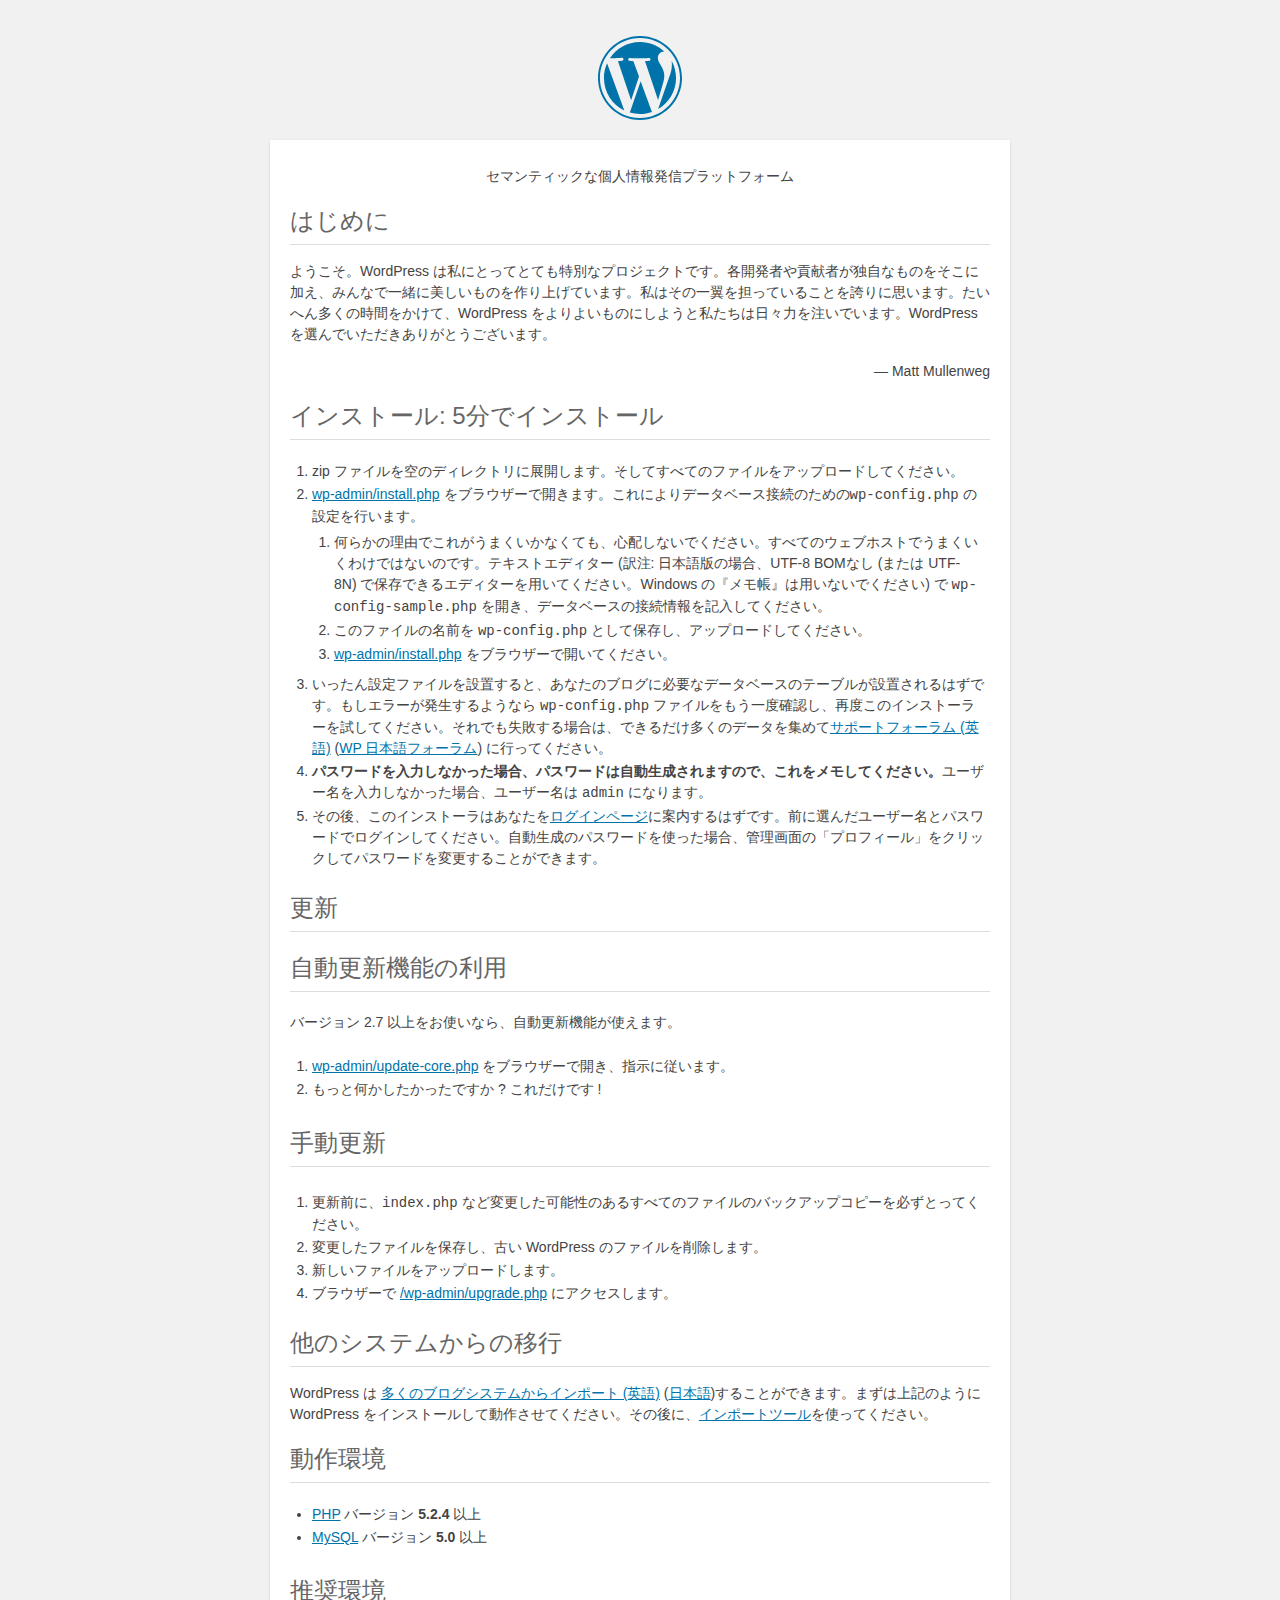
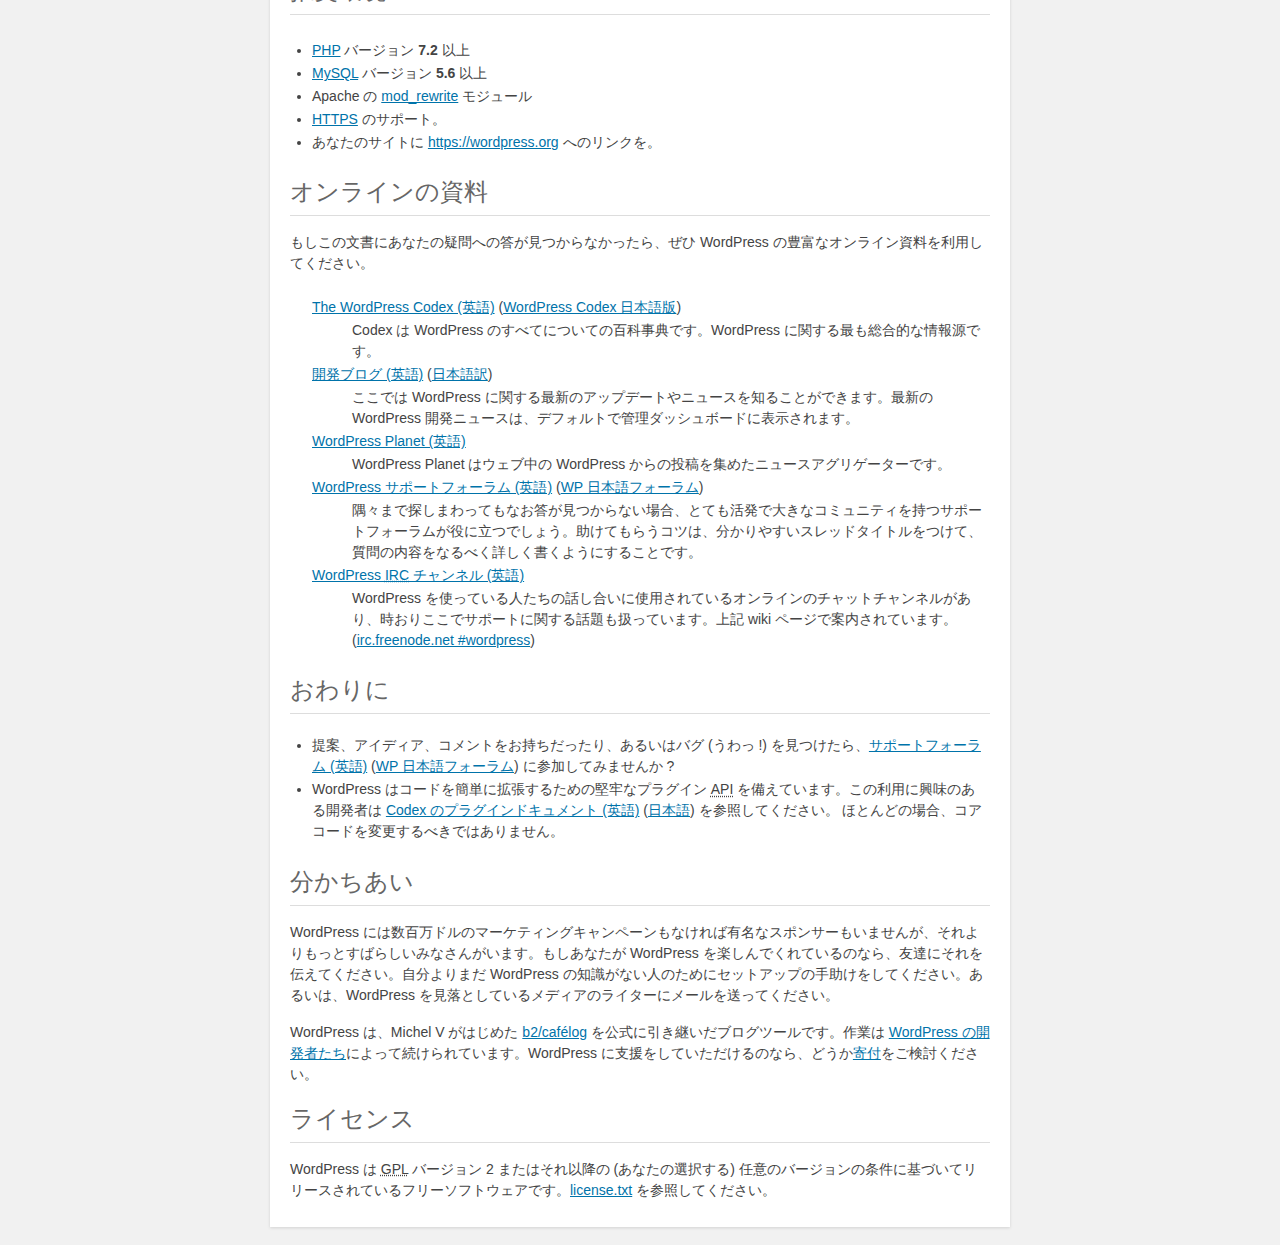
<file: contact/wp/readme.html>
<!DOCTYPE html>
<html>
<head>
	<meta name="viewport" content="width=device-width" />
	<meta http-equiv="Content-Type" content="text/html; charset=utf-8" />
	<title>WordPress &#8250; お読みください</title>
	<link rel="stylesheet" href="wp-admin/css/install.css?ver=20100228" type="text/css" />
</head>
<body>
<h1 id="logo">
	<a href="https://wordpress.org/"><img alt="WordPress" src="wp-admin/images/wordpress-logo.png" /></a>
</h1>
<p style="text-align: center">セマンティックな個人情報発信プラットフォーム</p>

<h1>はじめに</h1>
<p>ようこそ。WordPress は私にとってとても特別なプロジェクトです。各開発者や貢献者が独自なものをそこに加え、みんなで一緒に美しいものを作り上げています。私はその一翼を担っていることを誇りに思います。たいへん多くの時間をかけて、WordPress をよりよいものにしようと私たちは日々力を注いでいます。WordPress を選んでいただきありがとうございます。</p>
<p style="text-align: right">&#8212; Matt Mullenweg</p>

<h1>インストール: 5分でインストール</h1>
<ol>
	<li>zip ファイルを空のディレクトリに展開します。そしてすべてのファイルをアップロードしてください。</li>
	<li><span class="file"><a href="wp-admin/install.php">wp-admin/install.php</a></span> をブラウザーで開きます。これによりデータベース接続のための<code>wp-config.php</code> の設定を行います。
		<ol>
			<li>何らかの理由でこれがうまくいかなくても、心配しないでください。すべてのウェブホストでうまくいくわけではないのです。テキストエディター (訳注: 日本語版の場合、UTF-8 BOMなし (または UTF-8N) で保存できるエディターを用いてください。Windows の『メモ帳』は用いないでください) で <code>wp-config-sample.php</code> を開き、データベースの接続情報を記入してください。</li>
			<li>このファイルの名前を <code>wp-config.php</code> として保存し、アップロードしてください。</li>
			<li><span class="file"><a href="wp-admin/install.php">wp-admin/install.php</a></span> をブラウザーで開いてください。</li>
		</ol>
	</li>
	<li>いったん設定ファイルを設置すると、あなたのブログに必要なデータベースのテーブルが設置されるはずです。もしエラーが発生するようなら <code>wp-config.php</code> ファイルをもう一度確認し、再度このインストーラーを試してください。それでも失敗する場合は、できるだけ多くのデータを集めて<a href="https://wordpress.org/support/">サポートフォーラム (英語)</a> (<a href="https://ja.wordpress.org/support/">WP 日本語フォーラム</a>) に行ってください。</li>
	<li><strong>パスワードを入力しなかった場合、パスワードは自動生成されますので、これをメモしてください。</strong>ユーザー名を入力しなかった場合、ユーザー名は <code>admin</code> になります。</li>
	<li>その後、このインストーラはあなたを<a href="wp-login.php">ログインページ</a>に案内するはずです。前に選んだユーザー名とパスワードでログインしてください。自動生成のパスワードを使った場合、管理画面の「プロフィール」をクリックしてパスワードを変更することができます。</li>
</ol>

<h1>更新</h1>
<h2>自動更新機能の利用</h2>
<p>バージョン 2.7 以上をお使いなら、自動更新機能が使えます。</p>
<ol>
	<li><span class="file"><a href="wp-admin/update-core.php">wp-admin/update-core.php</a></span> をブラウザーで開き、指示に従います。</li>
	<li>もっと何かしたかったですか ? これだけです !</li>
</ol>

<h2>手動更新</h2>
<ol>
	<li>更新前に、<code>index.php</code> など変更した可能性のあるすべてのファイルのバックアップコピーを必ずとってください。</li>
	<li>変更したファイルを保存し、古い WordPress のファイルを削除します。</li>
	<li>新しいファイルをアップロードします。</li>
	<li>ブラウザーで <span class="file"><a href="wp-admin/upgrade.php">/wp-admin/upgrade.php</a></span> にアクセスします。</li>
</ol>

<h1>他のシステムからの移行</h1>
<p>WordPress は <a href="https://codex.wordpress.org/Importing_Content">多くのブログシステムからインポート (英語)</a> (<a href="http://wpdocs.osdn.jp/Importing_Content" title="Importing_Content - WordPress Codex 日本語版">日本語</a>)することができます。まずは上記のように WordPress をインストールして動作させてください。その後に、<a href="wp-admin/import.php" title="Import to WordPress">インポートツール</a>を使ってください。</p>

<h1>動作環境</h1>
<ul>
	<li><a href="https://secure.php.net/">PHP</a> バージョン <strong>5.2.4</strong> 以上</li>
	<li><a href="https://www.mysql.com/">MySQL</a> バージョン <strong>5.0</strong> 以上</li>
</ul>

<h2>推奨環境</h2>
<ul>
	<li><a href="https://secure.php.net/">PHP</a> バージョン <strong>7.2</strong> 以上</li>
	<li><a href="https://www.mysql.com/">MySQL</a> バージョン <strong>5.6</strong> 以上</li>
	<li>Apache の <a href="http://httpd.apache.org/docs/2.2/mod/mod_rewrite.html">mod_rewrite</a> モジュール</li>
	<li><a href="https://ja.wordpress.org/2016/12/02/moving-toward-ssl/">HTTPS</a> のサポート。</li>
	<li>あなたのサイトに <a href="https://wordpress.org/">https://wordpress.org</a> へのリンクを。</li>
</ul>

<h1>オンラインの資料</h1>
<p>もしこの文書にあなたの疑問への答が見つからなかったら、ぜひ WordPress の豊富なオンライン資料を利用してください。</p>
<dl>
	<dt><a href="https://codex.wordpress.org/">The WordPress Codex (英語)</a> (<a href="http://wpdocs.osdn.jp/">WordPress Codex 日本語版</a>)</dt>
		<dd>Codex は WordPress のすべてについての百科事典です。WordPress に関する最も総合的な情報源です。</dd>
	<dt><a href="https://wordpress.org/news/">開発ブログ (英語)</a> (<a href="https://ja.wordpress.org/news/" title="WordPress | 日本語">日本語訳</a>)</dt>
		<dd>ここでは WordPress に関する最新のアップデートやニュースを知ることができます。最新の WordPress 開発ニュースは、デフォルトで管理ダッシュボードに表示されます。</dd>
	<dt><a href="https://planet.wordpress.org/">WordPress Planet (英語)</a></dt>
		<dd>WordPress Planet はウェブ中の WordPress からの投稿を集めたニュースアグリゲーターです。</dd>
	<dt><a href="https://wordpress.org/support/">WordPress サポートフォーラム (英語)</a> (<a href="https://ja.wordpress.org/support/">WP 日本語フォーラム</a>)</dt>
		<dd>隅々まで探しまわってもなお答が見つからない場合、とても活発で大きなコミュニティを持つサポートフォーラムが役に立つでしょう。助けてもらうコツは、分かりやすいスレッドタイトルをつけて、質問の内容をなるべく詳しく書くようにすることです。</dd>
	<dt><a href="https://codex.wordpress.org/IRC">WordPress <abbr title="Internet Relay Chat">IRC</abbr> チャンネル (英語)</a></dt>
		<dd>WordPress を使っている人たちの話し合いに使用されているオンラインのチャットチャンネルがあり、時おりここでサポートに関する話題も扱っています。上記 wiki ページで案内されています。(<a href="irc://irc.freenode.net/wordpress">irc.freenode.net #wordpress</a>)</dd>
</dl>

<h1>おわりに</h1>
<ul>
	<li>提案、アイディア、コメントをお持ちだったり、あるいはバグ (うわっ !) を見つけたら、<a href="https://wordpress.org/support/">サポートフォーラム (英語)</a> (<a href="https://ja.wordpress.org/support/">WP 日本語フォーラム</a>) に参加してみませんか ?</li>
	<li>WordPress はコードを簡単に拡張するための堅牢なプラグイン <abbr title="application programming interface">API</abbr> を備えています。この利用に興味のある開発者は <a href="https://codex.wordpress.org/Plugin_API">Codex のプラグインドキュメント (英語)</a> (<a href="http://wpdocs.osdn.jp/%E3%83%97%E3%83%A9%E3%82%B0%E3%82%A4%E3%83%B3_API" title="プラグイン API - WordPress Codex 日本語版">日本語</a>) を参照してください。 ほとんどの場合、コアコードを変更するべきではありません。</li>
</ul>

<h1>分かちあい</h1>
<p>WordPress には数百万ドルのマーケティングキャンペーンもなければ有名なスポンサーもいませんが、それよりもっとすばらしいみなさんがいます。もしあなたが WordPress を楽しんでくれているのなら、友達にそれを伝えてください。自分よりまだ WordPress の知識がない人のためにセットアップの手助けをしてください。あるいは、WordPress を見落としているメディアのライターにメールを送ってください。</p>

<p>WordPress は、Michel V がはじめた <a href="http://cafelog.com/">b2/caf&#233;log</a> を公式に引き継いだブログツールです。作業は <a href="https://wordpress.org/about/">WordPress の開発者たち</a>によって続けられています。WordPress に支援をしていただけるのなら、どうか<a href="https://wordpress.org/donate/">寄付</a>をご検討ください。</p>

<h1>ライセンス</h1>
<p>WordPress は <abbr title="GNU General Public License">GPL</abbr> バージョン 2 またはそれ以降の (あなたの選択する) 任意のバージョンの条件に基づいてリリースされているフリーソフトウェアです。<a href="license.txt">license.txt</a> を参照してください。</p>

</body>
</html>
</file>
<file: common/css/common.css>
@charset "UTF-8";
html {
  font-size: 10px;
}

body {
  overflow-wrap: break-word;
}

a,
a:link,
a:visited,
a:active,
a:hover,
a:hover img {
  text-decoration: none;
  color: #333;
}

a:hover {
  text-decoration: none;
}

a:hover,
a:hover img,
.img_hover:hover {
  filter: alpha(opacity=80);
  -ms-filter: "alpha(opacity=80)";
  opacity: .80;
}

a {
  color: #333;
}

img {
  vertical-align: bottom;
}

.img_ck {
  font-size: 0.1rem;
  line-height: 0;
}

/* clearfix (micro) */
.clearfix:before,
.clearfix:after {
  content: ' ';
  display: table;
}

.clearfix:after {
  clear: both;
}

/* For IE 6/7 only */
.clearfix {
  *zoom: 1;
}

div,
p {
  /*word-break: break-all;*/
}

h2,
h3,
h4,
h5,
h6,
div,
p,
ul,
ol,
li,
dl,
dt,
dd,
img,
nav {
  margin: 0;
  padding: 0;
}

ul,
ol,
li {
  list-style: none;
}

html, body, div, span, applet, object, iframe,
h1, h2, h3, h4, h5, h6, p, blockquote, pre,
a, abbr, acronym, address, big, cite, code,
del, dfn, em, img, ins, kbd, q, s, samp,
small, strike, strong, sub, sup, tt, var,
b, u, i, center,
dl, dt, dd, ol, ul, li,
fieldset, form, label, legend,
table, caption, tbody, tfoot, thead, tr, th, td,
article, aside, canvas, details, embed,
figure, figcaption, footer, header, hgroup,
menu, nav, output, ruby, section, summary,
time, mark, audio, video, nav, picture {
  margin: 0;
  padding: 0;
  border: 0;
  vertical-align: baseline;
}

ul,
ol,
li {
  list-style: none;
}

body,
td,
th,
input,
textarea {
  color: #333;
  font-family: "Yu Gothic", YuGothic,"游ゴシック体","ヒラギノ角ゴ Pro", "Hiragino Kaku Gothic Pro", "メイリオ", Meiryo, "MS Pゴシック", "MS PGothic", sans-serif;
  font-size: 1.4rem;
  font-weight: 400;
  line-height: 1.5;
}

.file {
  border-top: 1px dotted #cccccc;
  margin: 15px 0;
  padding: 10px 0 0;
  text-align: left;
}

.file .pdf {
  background: url(../images/cms/pdf.png) left center no-repeat;
  line-height: 37px;
  padding: 4px 0 0 40px;
}

.file .ppt {
  background: url(../images/cms/ppt.png) left center no-repeat;
  line-height: 37px;
  padding: 4px 0 0 40px;
}

.file .xls,
.file .xlsx {
  background: url(../images/cms/xls.png) left center no-repeat;
  line-height: 37px;
  padding: 4px 0 0 40px;
}

.file .doc,
.file .docx {
  background: url(../images/cms/doc.png) left center no-repeat;
  line-height: 37px;
  padding: 4px 0 0 40px;
}

.top-right {
  float: right;
  margin: 0px 0px 30px 30px;
}

.top-left {
  float: left;
  margin: 0px 30px 30px 0px;
}

.top-center {
  margin: 0px 0px 30px 0px;
  text-align: center;
}

.bottom-right {
  float: right;
  margin: 30px 0px 0px 30px;
}

.bottom-left {
  float: left;
  margin: 30px 30px 0px 0px;
}

.bottom-center {
  margin: 30px 0px 0px 0px;
  text-align: center;
}

.entry-container b {
  font-weight: bold;
}

.entry-container i {
  font-style: italic;
}

.text-center {
  text-align: center;
}

.text-right {
  text-align: right;
}

.text-justify {
  text-align: justify;
}

* {
  -moz-box-sizing: border-box;
       box-sizing: border-box;
}

picture {
  display: block;
}

html, body {
  width: 100%;
  height: 100%;
}

@-webkit-keyframes upanddown {
  from {
    -webkit-transform: translateY(0);
            transform: translateY(0);
  }
  to {
    -webkit-transform: translateY(10px);
            transform: translateY(10px);
  }
}

@-moz-keyframes upanddown {
  from {
    -moz-transform: translateY(0);
         transform: translateY(0);
  }
  to {
    -moz-transform: translateY(10px);
         transform: translateY(10px);
  }
}

@keyframes upanddown {
  from {
    -webkit-transform: translateY(0);
       -moz-transform: translateY(0);
            transform: translateY(0);
  }
  to {
    -webkit-transform: translateY(10px);
       -moz-transform: translateY(10px);
            transform: translateY(10px);
  }
}

@-webkit-keyframes upanddown2 {
  from {
    -webkit-transform: translateY(-5px);
            transform: translateY(-5px);
  }
  to {
    -webkit-transform: translateY(5px);
            transform: translateY(5px);
  }
}

@-moz-keyframes upanddown2 {
  from {
    -moz-transform: translateY(-5px);
         transform: translateY(-5px);
  }
  to {
    -moz-transform: translateY(5px);
         transform: translateY(5px);
  }
}

@keyframes upanddown2 {
  from {
    -webkit-transform: translateY(-5px);
       -moz-transform: translateY(-5px);
            transform: translateY(-5px);
  }
  to {
    -webkit-transform: translateY(5px);
       -moz-transform: translateY(5px);
            transform: translateY(5px);
  }
}

@-webkit-keyframes ZM {
  from {
    -webkit-transform: scale(1, 1);
            transform: scale(1, 1);
  }
  to {
    -webkit-transform: scale(0.8, 0.8);
            transform: scale(0.8, 0.8);
  }
}

@-moz-keyframes ZM {
  from {
    -moz-transform: scale(1, 1);
         transform: scale(1, 1);
  }
  to {
    -moz-transform: scale(0.8, 0.8);
         transform: scale(0.8, 0.8);
  }
}

@keyframes ZM {
  from {
    -webkit-transform: scale(1, 1);
       -moz-transform: scale(1, 1);
            transform: scale(1, 1);
  }
  to {
    -webkit-transform: scale(0.8, 0.8);
       -moz-transform: scale(0.8, 0.8);
            transform: scale(0.8, 0.8);
  }
}

@media screen and (min-width: 769px), print {
  .show_sp {
    display: none !important;
  }
  .sec_tt h2 {
    text-align: center;
    font-size: 4rem;
    line-height: 1;
    color: #98efed;
    font-weight: bold;
    padding: 45px 0;
  }
  .container {
    min-width: 1000px;
    overflow: hidden;
  }
  .row {
    max-width: 1000px;
    width: 100%;
    margin: 0 auto;
  }
  .breadcrum {
    margin-bottom: 20px;
  }
  .breadcrum_list {
    display: -webkit-box;
    display: -webkit-flex;
    display: -moz-box;
    display: -ms-flexbox;
    display: flex;
  }
  .breadcrum_list li {
    font-size: 1.4rem;
    line-height: 28px;
    color: #000000;
    position: relative;
    font-weight: 500;
  }
  .breadcrum_list li:not(:last-child) {
    padding-right: 12px;
  }
  .breadcrum_list li:not(:last-child)::after {
    position: absolute;
    content: "\003e";
    font-size: 1.4rem;
    line-height: 28px;
    color: #000;
    top: -1.5px;
    right: -1.5px;
  }
  .breadcrum_list li:not(:first-child) {
    padding-left: 7px;
  }
  .ttl {
    width: 100%;
    height: 300px;
    z-index: 1;
    -webkit-transform: translateZ(0);
       -moz-transform: translateZ(0);
            transform: translateZ(0);
  }
  .ttl_tt {
    padding: 44px 30px;
    background: #fff;
    position: absolute;
    bottom: -65px;
    left: 50%;
    -webkit-transform: translateX(-50%);
       -moz-transform: translateX(-50%);
        -ms-transform: translateX(-50%);
            transform: translateX(-50%);
  }
  .ttl_tt h2 {
    font-size: 2.8rem;
    line-height: 1;
    color: #333333;
    padding: 0 10px 9px;
    border-bottom: 4px solid #fff100;
    display: inline-block;
  }
  a.btn_top {
    width: 215px;
    height: 43px;
    display: block;
    position: relative;
    -webkit-transform: translateZ(0);
       -moz-transform: translateZ(0);
            transform: translateZ(0);
    padding-left: 0 !important;
  }
  a.btn_top.type01 {
    width: 480px;
    height: 100px;
  }
  a.btn_top.type01:hover span {
    -webkit-transform: translateY(5px);
       -moz-transform: translateY(5px);
        -ms-transform: translateY(5px);
            transform: translateY(5px);
  }
  a.btn_top.type01::after {
    -moz-border-radius: 50px;
         border-radius: 50px;
    background-color: #ca391b;
    -moz-box-shadow: 0px 5px 0px 0px rgba(173, 45, 18, 0.4);
         box-shadow: 0px 5px 0px 0px rgba(173, 45, 18, 0.4);
    bottom: 0;
  }
  a.btn_top.type01 > span {
    font-size: 3.36rem;
    position: relative;
    -moz-border-radius: 50px;
         border-radius: 50px;
    background-color: #ca391b;
    font-family: "Montserrat", sans-serif;
    line-height: 1;
    display: -webkit-box;
    display: -webkit-flex;
    display: -moz-box;
    display: -ms-flexbox;
    display: flex;
    -webkit-box-pack: center;
    -webkit-justify-content: center;
       -moz-box-pack: center;
        -ms-flex-pack: center;
            justify-content: center;
    -webkit-box-align: center;
    -webkit-align-items: center;
       -moz-box-align: center;
        -ms-flex-align: center;
            align-items: center;
    -webkit-box-orient: vertical;
    -webkit-box-direction: normal;
    -webkit-flex-direction: column;
       -moz-box-orient: vertical;
       -moz-box-direction: normal;
        -ms-flex-direction: column;
            flex-direction: column;
    letter-spacing: 3px;
  }
  a.btn_top.type01 > span p {
    letter-spacing: 3px;
    margin-top: 8px;
    font-size: 1.56rem;
    font-family: "Yu Gothic", YuGothic, "游ゴシック体", "ヒラギノ角ゴ Pro", "Hiragino Kaku Gothic Pro", "メイリオ", Meiryo, "MS Pゴシック", "MS PGothic", sans-serif;
  }
  a.btn_top.type01 > span p > span {
    font-family: "Montserrat", sans-serif;
    font-size: 1.92rem;
    margin-left: 5px;
  }
  a.btn_top.type01 > span::before {
    left: 50px;
    width: 29px;
    height: 38px;
    background-image: url("/common/images/ic_tel.png");
  }
  a.btn_top.type02 {
    width: 480px;
    height: 100px;
  }
  a.btn_top.type02:hover span {
    -webkit-transform: translateY(5px);
       -moz-transform: translateY(5px);
        -ms-transform: translateY(5px);
            transform: translateY(5px);
  }
  a.btn_top.type02::after {
    -moz-border-radius: 50px;
         border-radius: 50px;
    background-color: #f39800;
    -moz-box-shadow: 0px 5px 0px 0px rgba(240, 131, 0, 0.4);
         box-shadow: 0px 5px 0px 0px rgba(240, 131, 0, 0.4);
    bottom: 0;
  }
  a.btn_top.type02 span {
    font-size: 2.8rem;
    position: relative;
    -moz-border-radius: 50px;
         border-radius: 50px;
    line-height: 100px;
  }
  a.btn_top.type02 span::before {
    width: 30px;
    height: 22px;
    left: 50px;
  }
  a.btn_top.type03 {
    width: 310px;
    height: 80px;
  }
  a.btn_top.type03:hover span {
    -webkit-transform: translateY(5px);
       -moz-transform: translateY(5px);
        -ms-transform: translateY(5px);
            transform: translateY(5px);
  }
  a.btn_top.type03::after {
    -moz-border-radius: 50px;
         border-radius: 50px;
    background-color: #0b190b;
    bottom: -5px;
  }
  a.btn_top.type03 > span {
    font-size: 3.2rem;
    position: relative;
    -moz-border-radius: 50px;
         border-radius: 50px;
    background-color: #ca391b;
    font-family: "Montserrat", sans-serif;
    line-height: 1;
    display: -webkit-box;
    display: -webkit-flex;
    display: -moz-box;
    display: -ms-flexbox;
    display: flex;
    -webkit-box-pack: center;
    -webkit-justify-content: center;
       -moz-box-pack: center;
        -ms-flex-pack: center;
            justify-content: center;
    -webkit-box-align: center;
    -webkit-align-items: center;
       -moz-box-align: center;
        -ms-flex-align: center;
            align-items: center;
    -webkit-box-orient: vertical;
    -webkit-box-direction: normal;
    -webkit-flex-direction: column;
       -moz-box-orient: vertical;
       -moz-box-direction: normal;
        -ms-flex-direction: column;
            flex-direction: column;
  }
  a.btn_top.type03 > span p {
    letter-spacing: 3px;
    padding-left: 20px;
    font-size: 1.56rem;
    font-family: "Yu Gothic", YuGothic, "游ゴシック体", "ヒラギノ角ゴ Pro", "Hiragino Kaku Gothic Pro", "メイリオ", Meiryo, "MS Pゴシック", "MS PGothic", sans-serif;
  }
  a.btn_top.type03 > span p > span {
    font-family: "Montserrat", sans-serif;
    font-size: 1.92rem;
    letter-spacing: 2px;
    margin-left: 3px;
  }
  a.btn_top.type03 > span::before {
    width: 29px;
    height: 38px;
    background-image: url("/common/images/ic_tel.png");
  }
  a.btn_top.type04 {
    width: 300px;
    height: 80px;
  }
  a.btn_top.type04:hover span {
    -webkit-transform: translateY(5px);
       -moz-transform: translateY(5px);
        -ms-transform: translateY(5px);
            transform: translateY(5px);
  }
  a.btn_top.type04::after {
    -moz-border-radius: 50px;
         border-radius: 50px;
    background-color: #0f4700;
    bottom: -5px;
  }
  a.btn_top.type04 span {
    font-size: 2.8rem;
    position: relative;
    -moz-border-radius: 50px;
         border-radius: 50px;
    line-height: 80px;
  }
  a.btn_top.type04 span::before {
    width: 30px;
    height: 22px;
    left: 30px;
  }
  a.btn_top.type04::after {
    -moz-border-radius: 50px;
         border-radius: 50px;
  }
  a.btn_top > span {
    display: block;
    width: 100%;
    height: 100%;
    -moz-border-radius: 25px;
         border-radius: 25px;
    background: #f39800;
    color: #fff;
    font-size: 1.4rem;
    text-align: center;
    line-height: 43px;
    font-weight: bold;
    -webkit-transition: -webkit-transform 0.3s ease;
    transition: -webkit-transform 0.3s ease;
    -moz-transition: transform 0.3s ease, -moz-transform 0.3s ease;
    transition: transform 0.3s ease;
    transition: transform 0.3s ease, -webkit-transform 0.3s ease, -moz-transform 0.3s ease;
  }
  a.btn_top > span::before {
    content: "";
    position: absolute;
    top: 50%;
    left: 20px;
    -webkit-transform: translateY(-50%);
       -moz-transform: translateY(-50%);
        -ms-transform: translateY(-50%);
            transform: translateY(-50%);
    width: 15px;
    height: 11px;
    background: url("/common/images/ic_main.png") 0 0 no-repeat;
    -moz-background-size: contain;
         background-size: contain;
    display: inline-block;
    -webkit-transition: -webkit-transform 0.3s ease-in-out;
    transition: -webkit-transform 0.3s ease-in-out;
    -moz-transition: transform 0.3s ease-in-out, -moz-transform 0.3s ease-in-out;
    transition: transform 0.3s ease-in-out;
    transition: transform 0.3s ease-in-out, -webkit-transform 0.3s ease-in-out, -moz-transform 0.3s ease-in-out;
  }
  a.btn_top::after {
    position: absolute;
    content: "";
    width: 100%;
    height: 100%;
    background: #e87c00;
    -moz-border-radius: 25px;
         border-radius: 25px;
    bottom: -2px;
    left: 0;
    z-index: -1;
  }
  a.btn_top::before {
    display: none;
  }
  a.btn_top:hover {
    opacity: 1;
  }
  a.btn_top:hover span {
    -webkit-transform: translateY(2px);
       -moz-transform: translateY(2px);
        -ms-transform: translateY(2px);
            transform: translateY(2px);
  }
  .header {
    background-color: #f6f2e6;
  }
  .header.fixed .header_nav {
    position: fixed;
    top: 0;
    left: 0;
    width: 100%;
    z-index: 99;
    min-width: 1000px;
    max-width: 100%;
    background-color: #f6f2e6;
    margin-top: 0;
    padding-right: 0;
  }
  .header.fixed .header_nav .menu {
    width: 1000px;
    margin: 0 auto;
  }
  .header.fixed .header_nav .menu li:nth-of-type(5) {
    display: block;
    margin-right: 0;
  }
  .header_top {
    background-color: #ca391b;
    height: 35px;
  }
  .header_top .row {
    display: -webkit-box;
    display: -webkit-flex;
    display: -moz-box;
    display: -ms-flexbox;
    display: flex;
    -webkit-box-pack: end;
    -webkit-justify-content: flex-end;
       -moz-box-pack: end;
        -ms-flex-pack: end;
            justify-content: flex-end;
    -webkit-box-align: center;
    -webkit-align-items: center;
       -moz-box-align: center;
        -ms-flex-align: center;
            align-items: center;
    height: 100%;
  }
  .header_top_btn {
    background-color: #fff;
    font-size: 1.2rem;
    color: #ca391b !important;
    font-weight: bold;
    -moz-border-radius: 10px;
         border-radius: 10px;
    height: 20px;
    width: 127px;
    position: relative;
    text-align: center;
    line-height: 20px;
    display: block;
  }
  .header_top_btn::after {
    content: "";
    position: absolute;
    top: 50%;
    right: 9px;
    -webkit-transform: translateY(-50%);
       -moz-transform: translateY(-50%);
        -ms-transform: translateY(-50%);
            transform: translateY(-50%);
    width: 5px;
    height: 8px;
    background: url(/common/images/header_top_btn_ic.png) center/contain no-repeat;
    display: block;
  }
  .header_mid {
    display: -webkit-box;
    display: -webkit-flex;
    display: -moz-box;
    display: -ms-flexbox;
    display: flex;
    -webkit-box-pack: center;
    -webkit-justify-content: center;
       -moz-box-pack: center;
        -ms-flex-pack: center;
            justify-content: center;
    -webkit-box-align: center;
    -webkit-align-items: center;
       -moz-box-align: center;
        -ms-flex-align: center;
            align-items: center;
    position: relative;
    margin-top: 21px;
    margin-bottom: 16px;
  }
  .header_mid_logo {
    width: 273px;
  }
  .header_mid_logo img {
    display: block;
    width: 273px;
    height: auto;
  }
  .header_mid > h1,
  .header_mid > .disc {
    position: absolute;
    left: 0;
    top: -47px;
    font-weight: bold;
    font-size: 1.3rem;
    color: #fff;
  }
  .header_mid_listlink {
    display: -webkit-box;
    display: -webkit-flex;
    display: -moz-box;
    display: -ms-flexbox;
    display: flex;
    width: -webkit-calc(100% - 273px);
    width: -moz-calc(100% - 273px);
    width: calc(100% - 273px);
  }
  .header_mid_listlink ul {
    width: 526px;
    display: -webkit-box;
    display: -webkit-flex;
    display: -moz-box;
    display: -ms-flexbox;
    display: flex;
    -webkit-box-pack: justify;
    -webkit-justify-content: space-between;
       -moz-box-pack: justify;
        -ms-flex-pack: justify;
            justify-content: space-between;
    padding-left: 26px;
  }
  .header_mid_listlink ul li {
    width: 245px;
    height: 46px;
  }
  .header_mid_listlink ul li a {
    width: 100%;
    height: 100%;
    display: -webkit-box;
    display: -webkit-flex;
    display: -moz-box;
    display: -ms-flexbox;
    display: flex;
  }
  .header_mid_listlink ul li a p {
    background: #cfa972;
    font-weight: 500;
    color: #fff;
    width: 188px;
    padding-left: 10px;
    padding-top: 4px;
  }
  .header_mid_listlink ul li a p > span {
    font-size: 1.2rem;
    display: block;
  }
  .header_mid_listlink ul li a p small {
    font-size: 1.1rem;
  }
  .header_mid_listlink ul li a > span {
    width: -webkit-calc(100% - 188px);
    width: -moz-calc(100% - 188px);
    width: calc(100% - 188px);
    display: block;
    background-color: #562411;
    font-size: 1.1rem;
    color: #fffefe;
    font-weight: bold;
    height: 100%;
    display: -webkit-box;
    display: -webkit-flex;
    display: -moz-box;
    display: -ms-flexbox;
    display: flex;
    -webkit-box-pack: center;
    -webkit-justify-content: center;
       -moz-box-pack: center;
        -ms-flex-pack: center;
            justify-content: center;
    -webkit-box-align: center;
    -webkit-align-items: center;
       -moz-box-align: center;
        -ms-flex-align: center;
            align-items: center;
  }
  .header_mid_listlink a.btn_top {
    position: absolute;
    right: 0;
    bottom: -68px;
  }
  .header_mid_tel {
    width: -webkit-calc(100% - 526px);
    width: -moz-calc(100% - 526px);
    width: calc(100% - 526px);
    text-align: right;
  }
  .header_mid_tel a {
    font-size: 2.8rem;
    font-weight: 700;
    color: #ca391b;
    font-family: "Montserrat", sans-serif;
    display: block;
    line-height: 1;
  }
  .header_mid_tel p {
    font-size: 1.3rem;
    font-weight: bold;
    line-height: 1;
    margin-top: 3px;
    letter-spacing: 2px;
  }
  .header_mid_tel p span {
    margin-left: 3px;
    letter-spacing: 2px;
    font-size: 1.5rem;
    font-weight: 700;
    font-family: "Montserrat", sans-serif;
    line-height: 1;
  }
  .header_nav {
    min-height: 70px;
    font-size: 0;
  }
  .header_nav ul {
    height: 70px;
    display: -webkit-box;
    display: -webkit-flex;
    display: -moz-box;
    display: -ms-flexbox;
    display: flex;
    -webkit-box-pack: center;
    -webkit-justify-content: center;
       -moz-box-pack: center;
        -ms-flex-pack: center;
            justify-content: center;
    -webkit-box-align: center;
    -webkit-align-items: center;
       -moz-box-align: center;
        -ms-flex-align: center;
            align-items: center;
  }
  .header_nav ul li:not(:last-child) {
    margin-right: 60px;
  }
  .header_nav ul li:nth-of-type(5) {
    margin-right: 0;
  }
  .header_nav ul li a {
    font-size: 1.6rem;
    color: #000;
    font-weight: bold;
    position: relative;
    display: block;
    padding-left: 19px;
  }
  .header_nav ul li a::before {
    content: "";
    position: absolute;
    top: 50%;
    left: 0;
    -webkit-transform: translateY(-50%);
       -moz-transform: translateY(-50%);
        -ms-transform: translateY(-50%);
            transform: translateY(-50%);
    width: 0;
    height: 0;
    border-top: 5px solid transparent;
    border-bottom: 5px solid transparent;
    border-left: 9px solid #ca391b;
  }
  .footer {
    background-color: #f1ecde;
    text-align: center;
    padding-bottom: 16px;
  }
  .footer_backtop {
    background-color: #ca391b;
    text-align: center;
    padding-top: 20px;
    padding-bottom: 12px;
    margin-bottom: 36px;
	position:relative;
	z-index: 8;
  }
  .footer_backtop .back_top {
    cursor: pointer;
    font-size: 1.4rem;
    color: #fff;
    font-weight: bold;
    display: block;
  }
  .footer_backtop .back_top::before {
    content: '';
    width: 28px;
    height: 16px;
    background: url("/common/images/ic_ar.png") 0 0 no-repeat;
    -moz-background-size: contain;
         background-size: contain;
    display: block;
    margin: 0 auto 11px;
    -webkit-transition: -webkit-transform .3s ease-in-out;
    transition: -webkit-transform .3s ease-in-out;
    -moz-transition: transform .3s ease-in-out, -moz-transform .3s ease-in-out;
    transition: transform .3s ease-in-out;
    transition: transform .3s ease-in-out, -webkit-transform .3s ease-in-out, -moz-transform .3s ease-in-out;
  }
  .footer_backtop .back_top:hover::before {
    -webkit-transform: translateY(-5px);
       -moz-transform: translateY(-5px);
        -ms-transform: translateY(-5px);
            transform: translateY(-5px);
  }
  .footer_link {
    display: -webkit-box;
    display: -webkit-flex;
    display: -moz-box;
    display: -ms-flexbox;
    display: flex;
    margin-top: 36px;
    margin-bottom: 37px;
  }
  .footer_link ul {
    width: 50%;
    display: -webkit-box;
    display: -webkit-flex;
    display: -moz-box;
    display: -ms-flexbox;
    display: flex;
    -webkit-box-align: center;
    -webkit-align-items: center;
       -moz-box-align: center;
        -ms-flex-align: center;
            align-items: center;
    -webkit-box-pack: justify;
    -webkit-justify-content: space-between;
       -moz-box-pack: justify;
        -ms-flex-pack: justify;
            justify-content: space-between;
    -webkit-flex-wrap: wrap;
        -ms-flex-wrap: wrap;
            flex-wrap: wrap;
  }
  .footer_link ul li {
    margin-bottom: 10px;
    text-align: left;
  }
  .footer_link ul li:nth-of-type(1) {
    width: 120px;
  }
  .footer_link ul li:nth-of-type(4) {
    width: 120px;
  }
  .footer_link ul li:nth-of-type(2) {
    width: 220px;
  }
  .footer_link ul li:nth-of-type(5) {
    width: 220px;
  }
  .footer_link ul li:nth-of-type(3) {
    width: -webkit-calc(100% - 120px - 220px);
    width: -moz-calc(100% - 120px - 220px);
    width: calc(100% - 120px - 220px);
  }
  .footer_link ul li:nth-of-type(6) {
    width: -webkit-calc(100% - 120px - 220px);
    width: -moz-calc(100% - 120px - 220px);
    width: calc(100% - 120px - 220px);
  }
  .footer_link ul li a {
    font-size: 1.4rem;
    color: #000;
    font-weight: bold;
    position: relative;
    display: block;
    padding-left: 19px;
  }
  .footer_link ul li a::before {
    content: "";
    position: absolute;
    top: 50%;
    left: 0;
    -webkit-transform: translateY(-50%);
       -moz-transform: translateY(-50%);
        -ms-transform: translateY(-50%);
            transform: translateY(-50%);
    width: 0;
    height: 0;
    border-top: 5px solid transparent;
    border-bottom: 5px solid transparent;
    border-left: 9px solid #ca391b;
  }
  .footer_contact {
    width: 50%;
    display: -webkit-box;
    display: -webkit-flex;
    display: -moz-box;
    display: -ms-flexbox;
    display: flex;
    -webkit-box-pack: end;
    -webkit-justify-content: flex-end;
       -moz-box-pack: end;
        -ms-flex-pack: end;
            justify-content: flex-end;
  }
  .footer_contact .btn_top {
    -webkit-box-ordinal-group: 3;
    -webkit-order: 2;
       -moz-box-ordinal-group: 3;
        -ms-flex-order: 2;
            order: 2;
  }
  .footer_contact_tel {
    width: -webkit-calc(100% - 215px);
    width: -moz-calc(100% - 215px);
    width: calc(100% - 215px);
    -webkit-box-ordinal-group: 2;
    -webkit-order: 1;
       -moz-box-ordinal-group: 2;
        -ms-flex-order: 1;
            order: 1;
  }
  .footer_contact_tel a {
    font-size: 3.1rem;
    font-weight: 700;
    color: #ca391b;
    font-family: "Montserrat", sans-serif;
    display: block;
    line-height: 1;
  }
  .footer_contact_tel p {
    font-size: 1.4rem;
    font-weight: bold;
    line-height: 1;
    margin-top: 3px;
    letter-spacing: 2px;
  }
  .footer_contact_tel p span {
    margin-left: 3px;
    letter-spacing: 2px;
    font-size: 1.6rem;
    font-weight: 700;
    font-family: "Montserrat", sans-serif;
    line-height: 1;
  }
  .footer_copyright {
    text-align: center;
    font-size: 1.2rem;
    font-weight: 500;
    color: #000;
  }
}

@media screen and (max-width: 768px) {
  img {
    width: 100%;
    height: auto;
  }
  .sec_tt h2 {
    text-align: center;
    font-size: 6.66667vw;
    line-height: 1;
    color: #98efed;
    font-weight: bold;
    padding: 6vw 0;
  }
  .container {
    overflow: hidden;
  }
  .show_pc {
    display: none !important;
  }
  body {
    padding-top: 13.2vw;
  }
  .ttl {
    width: 100%;
    height: 60vw;
    z-index: 1;
    -webkit-transform: translateZ(0);
       -moz-transform: translateZ(0);
            transform: translateZ(0);
    text-align: center;
  }
  .ttl_tt {
    width: 95%;
    padding: 5.33333vw;
    background: #fff;
    position: absolute;
    bottom: -8.66667vw;
    left: 50%;
    -webkit-transform: translateX(-50%);
       -moz-transform: translateX(-50%);
        -ms-transform: translateX(-50%);
            transform: translateX(-50%);
  }
  .ttl_tt h2 {
    font-size: 5.6vw;
    color: #333333;
    border-bottom: 0.53333vw solid #fff100;
    display: inline-block;
    text-align: center;
    padding-bottom: 2vw;
  }
  a.btn_top {
    width: 72.66667vw;
    height: 13.33333vw;
    display: block;
    position: relative;
    -webkit-transform: translateZ(0);
       -moz-transform: translateZ(0);
            transform: translateZ(0);
    padding-left: 0 !important;
    margin: 0 auto;
  }
  a.btn_top.type01 {
    width: 100%;
    height: 17.4vw;
    margin-bottom: 2.66667vw;
  }
  a.btn_top.type01::after {
    -moz-border-radius: 10.66667vw;
         border-radius: 10.66667vw;
    background-color: #ca391b;
    -moz-box-shadow: 0px 0.66667vw 0px 0px rgba(173, 45, 18, 0.4);
         box-shadow: 0px 0.66667vw 0px 0px rgba(173, 45, 18, 0.4);
    bottom: 0;
  }
  a.btn_top.type01 > span {
    font-size: 6.26667vw;
    position: relative;
    -moz-border-radius: 10.66667vw;
         border-radius: 10.66667vw;
    background-color: #ca391b;
    font-family: "Montserrat", sans-serif;
    line-height: 1;
    display: -webkit-box;
    display: -webkit-flex;
    display: -moz-box;
    display: -ms-flexbox;
    display: flex;
    -webkit-box-pack: center;
    -webkit-justify-content: center;
       -moz-box-pack: center;
        -ms-flex-pack: center;
            justify-content: center;
    -webkit-box-align: center;
    -webkit-align-items: center;
       -moz-box-align: center;
        -ms-flex-align: center;
            align-items: center;
    -webkit-box-orient: vertical;
    -webkit-box-direction: normal;
    -webkit-flex-direction: column;
       -moz-box-orient: vertical;
       -moz-box-direction: normal;
        -ms-flex-direction: column;
            flex-direction: column;
  }
  a.btn_top.type01 > span p {
    margin-top: 1.06667vw;
    font-size: 2.93333vw;
    font-family: "Yu Gothic", YuGothic, "游ゴシック体", "ヒラギノ角ゴ Pro", "Hiragino Kaku Gothic Pro", "メイリオ", Meiryo, "MS Pゴシック", "MS PGothic", sans-serif;
  }
  a.btn_top.type01 > span p > span {
    font-family: "Montserrat", sans-serif;
    font-size: 3.6vw;
    margin-left: 0.66667vw;
  }
  a.btn_top.type01 > span::before {
    left: 6.66667vw;
    width: 5.46667vw;
    height: 7.06667vw;
    background-image: url("/common/images/ic_tel.png");
  }
  a.btn_top.type02 {
    margin-bottom: 2.66667vw;
    width: 100%;
    height: 17.4vw;
  }
  a.btn_top.type02::after {
    -moz-border-radius: 10.66667vw;
         border-radius: 10.66667vw;
    background-color: #f39800;
    -moz-box-shadow: 0px 0.66667vw 0px 0px rgba(240, 131, 0, 0.4);
         box-shadow: 0px 0.66667vw 0px 0px rgba(240, 131, 0, 0.4);
    bottom: 0;
  }
  a.btn_top.type02 span {
    font-size: 5.33333vw;
    position: relative;
    -moz-border-radius: 10.66667vw;
         border-radius: 10.66667vw;
    line-height: 17.4vw;
  }
  a.btn_top.type02 span::before {
    width: 5.46667vw;
    height: 4vw;
    left: 6.66667vw;
  }
  a.btn_top.type03 {
    width: 100%;
    height: 22.66667vw;
    margin-bottom: 2.66667vw;
  }
  a.btn_top.type03::after {
    -moz-border-radius: 13.33333vw;
         border-radius: 13.33333vw;
    background-color: #0b190b;
    bottom: -0.8vw;
  }
  a.btn_top.type03 > span {
    font-size: 6.26667vw;
    position: relative;
    -moz-border-radius: 13.33333vw;
         border-radius: 13.33333vw;
    background-color: #ca391b;
    font-family: "Montserrat", sans-serif;
    line-height: 1;
    display: -webkit-box;
    display: -webkit-flex;
    display: -moz-box;
    display: -ms-flexbox;
    display: flex;
    -webkit-box-pack: center;
    -webkit-justify-content: center;
       -moz-box-pack: center;
        -ms-flex-pack: center;
            justify-content: center;
    -webkit-box-align: center;
    -webkit-align-items: center;
       -moz-box-align: center;
        -ms-flex-align: center;
            align-items: center;
    -webkit-box-orient: vertical;
    -webkit-box-direction: normal;
    -webkit-flex-direction: column;
       -moz-box-orient: vertical;
       -moz-box-direction: normal;
        -ms-flex-direction: column;
            flex-direction: column;
  }
  a.btn_top.type03 > span p {
    padding-left: 2.66667vw;
    font-size: 2.8vw;
    font-family: "Yu Gothic", YuGothic, "游ゴシック体", "ヒラギノ角ゴ Pro", "Hiragino Kaku Gothic Pro", "メイリオ", Meiryo, "MS Pゴシック", "MS PGothic", sans-serif;
  }
  a.btn_top.type03 > span p > span {
    font-family: "Montserrat", sans-serif;
    font-size: 3.6vw;
    margin-left: 0.66667vw;
  }
  a.btn_top.type03 > span::before {
    width: 5.46667vw;
    height: 7.06667vw;
    background-image: url("/common/images/ic_tel.png");
  }
  a.btn_top.type04 {
    width: 100%;
    height: 21.33333vw;
  }
  a.btn_top.type04::after {
    -moz-border-radius: 13.33333vw;
         border-radius: 13.33333vw;
    background-color: #0f4700;
    bottom: -0.8vw;
  }
  a.btn_top.type04 span {
    font-size: 2.8rem;
    position: relative;
    -moz-border-radius: 13.33333vw;
         border-radius: 13.33333vw;
    line-height: 21.33333vw;
  }
  a.btn_top.type04 span::before {
    width: 5.46667vw;
    height: 4vw;
  }
  a.btn_top.type04::after {
    -moz-border-radius: 13.33333vw;
         border-radius: 13.33333vw;
  }
  a.btn_top > span {
    display: block;
    width: 100%;
    height: 100%;
    -moz-border-radius: 8vw;
         border-radius: 8vw;
    background: #f39800;
    color: #fff;
    font-size: 5.06667vw;
    text-align: center;
    line-height: 13.33333vw;
    font-weight: bold;
    -webkit-transition: -webkit-transform 0.3s ease;
    transition: -webkit-transform 0.3s ease;
    -moz-transition: transform 0.3s ease, -moz-transform 0.3s ease;
    transition: transform 0.3s ease;
    transition: transform 0.3s ease, -webkit-transform 0.3s ease, -moz-transform 0.3s ease;
  }
  a.btn_top > span::before {
    content: "";
    position: absolute;
    top: 50%;
    left: 6.66667vw;
    -webkit-transform: translateY(-50%);
       -moz-transform: translateY(-50%);
        -ms-transform: translateY(-50%);
            transform: translateY(-50%);
    width: 5.46667vw;
    height: 3.06667vw;
    background: url("/common/images/ic_main.png") 0 0 no-repeat;
    -moz-background-size: contain;
         background-size: contain;
    display: inline-block;
    -webkit-transition: -webkit-transform 0.3s ease-in-out;
    transition: -webkit-transform 0.3s ease-in-out;
    -moz-transition: transform 0.3s ease-in-out, -moz-transform 0.3s ease-in-out;
    transition: transform 0.3s ease-in-out;
    transition: transform 0.3s ease-in-out, -webkit-transform 0.3s ease-in-out, -moz-transform 0.3s ease-in-out;
  }
  a.btn_top::after {
    position: absolute;
    content: "";
    width: 100%;
    height: 100%;
    background: #e87c00;
    -moz-border-radius: 8vw;
         border-radius: 8vw;
    bottom: -0.53333vw;
    left: 0;
    z-index: -1;
  }
  a.btn_top::before {
    display: none;
  }
  .header {
    background-color: #f6f2e6;
  }
  .header.fixed {
    width: 100%;
    position: fixed;
    top: 0;
    left: 0;
    z-index: 115;
  }
  .header_nav {
    position: absolute;
    top: 13.2vw;
    left: 0;
    width: 100%;
    overflow-y: auto;
    z-index: 999;
    opacity: 0;
    visibility: hidden;
    height: 0;
    background-color: #f6f2e6;
    -webkit-transition: all 0.5s ease-in-out;
    -moz-transition: all 0.5s ease-in-out;
    transition: all 0.5s ease-in-out;
    padding-bottom: 13.33333vw;
  }
  .header_nav .header_mid_listlink {
    display: block !important;
  }
  .header_nav.active {
    opacity: 1;
    visibility: visible;
  }
  .header_nav .header_mid_listlink {
    margin-top: 4.66667vw;
    padding-left: 2.66667vw;
    padding-right: 2.66667vw;
  }
  .header_nav .header_mid_listlink ul {
    display: -webkit-box;
    display: -webkit-flex;
    display: -moz-box;
    display: -ms-flexbox;
    display: flex;
    -webkit-box-pack: justify;
    -webkit-justify-content: space-between;
       -moz-box-pack: justify;
        -ms-flex-pack: justify;
            justify-content: space-between;
    margin-bottom: 4vw;
  }
  .header_nav .header_mid_listlink ul li {
    width: 45.33333vw;
  }
  .header_nav .header_mid_listlink ul li a {
    display: block;
    text-align: center;
  }
  .header_nav .header_mid_listlink ul li a p {
    background: #cfa972;
    font-weight: 500;
    color: #fff;
    padding: 0.93333vw 2vw;
  }
  .header_nav .header_mid_listlink ul li a p > span {
    font-size: 2.8vw;
    display: block;
  }
  .header_nav .header_mid_listlink ul li a p small {
    font-size: 2.53333vw;
  }
  .header_nav .header_mid_listlink ul li a > span {
    display: block;
    background-color: #562411;
    font-size: 2.93333vw;
    color: #fffefe;
    font-weight: bold;
    padding: 0.66667vw 2vw;
  }
  .header_nav .header_mid_tel {
    text-align: center;
    margin-top: 4vw;
  }
  .header_nav .header_mid_tel a {
    font-size: 10vw;
    font-weight: 700;
    color: #ca391b;
    font-family: "Montserrat", sans-serif;
    display: block;
    line-height: 1;
  }
  .header_nav .header_mid_tel p {
    font-size: 4.66667vw;
    font-weight: bold;
    line-height: 1;
    margin-top: 0.4vw;
  }
  .header_nav .header_mid_tel p span {
    margin-left: 0.4vw;
    font-size: 5.33333vw;
    font-weight: 700;
    font-family: "Montserrat", sans-serif;
    line-height: 1;
  }
  .header_nav nav > ul li {
    border-bottom: 0.26667vw solid #ca391b;
    padding: 4.66667vw 5.33333vw;
  }
  .header_nav nav > ul li:nth-of-type(1) {
    border-top: 0.26667vw solid #ca391b;
  }
  .header_nav nav > ul li a {
    font-size: 4.26667vw;
    color: #000;
    font-weight: bold;
    position: relative;
    display: block;
    padding-left: 6vw;
  }
  .header_nav nav > ul li a::before {
    content: "";
    position: absolute;
    top: 50%;
    left: 0;
    -webkit-transform: translateY(-50%);
       -moz-transform: translateY(-50%);
        -ms-transform: translateY(-50%);
            transform: translateY(-50%);
    width: 0;
    height: 0;
    border-top: 0.93333vw solid transparent;
    border-bottom: 0.93333vw solid transparent;
    border-left: 1.86667vw solid #ca391b;
  }
  .header_mid {
    display: -webkit-box;
    display: -webkit-flex;
    display: -moz-box;
    display: -ms-flexbox;
    display: flex;
    height: 13.2vw;
    -webkit-box-align: center;
    -webkit-align-items: center;
       -moz-box-align: center;
        -ms-flex-align: center;
            align-items: center;
    position: relative;
  }
  .header_mid_logo {
    margin-left: 2.66667vw;
  }
  .header_mid_logo img {
    display: block;
    width: 36.4vw;
    height: auto;
  }
  .header_mid > h1 {
    font-weight: bold;
    font-size: 2.13333vw;
    color: #000;
    padding-left: 3.6vw;
  }
  .header .menu_icon_wr {
    position: fixed;
    z-index: 200;
    top: 0;
    right: 0;
    display: -webkit-box;
    display: -webkit-flex;
    display: -moz-box;
    display: -ms-flexbox;
    display: flex;
    -webkit-box-pack: center;
    -webkit-justify-content: center;
       -moz-box-pack: center;
        -ms-flex-pack: center;
            justify-content: center;
    -webkit-box-align: center;
    -webkit-align-items: center;
       -moz-box-align: center;
        -ms-flex-align: center;
            align-items: center;
    -webkit-box-orient: vertical;
    -webkit-box-direction: normal;
    -webkit-flex-direction: column;
       -moz-box-orient: vertical;
       -moz-box-direction: normal;
        -ms-flex-direction: column;
            flex-direction: column;
    background-color: #ca391b;
    height: 13.2vw;
    width: 13.2vw;
  }
  .header .menu_icon_wr i {
    font-size: 2.13333vw;
    font-weight: bold;
    font-style: normal;
    color: #fff;
    margin-top: 2vw;
    line-height: 1;
  }
  .header .menu_icon_wr .menu_icon {
    width: 23px;
    height: 16px;
    background: transparent;
    border-top: 2px solid #fff;
    border-bottom: 2px solid #fff;
    font-size: 0;
    -webkit-transition: all 0.25s ease-in-out;
    -moz-transition: all 0.25s ease-in-out;
    transition: all 0.25s ease-in-out;
    position: relative;
  }
  .header .menu_icon_wr .menu_icon:before, .header .menu_icon_wr .menu_icon:after {
    content: '';
    display: block;
    width: 100%;
    height: 2px;
    position: absolute;
    top: 50%;
    left: 0;
    background: #fff;
    margin-top: -1px;
    -webkit-transition: -webkit-transform 0.25s ease-in-out;
    transition: -webkit-transform 0.25s ease-in-out;
    -moz-transition: transform 0.25s ease-in-out, -moz-transform 0.25s ease-in-out;
    transition: transform 0.25s ease-in-out;
    transition: transform 0.25s ease-in-out, -webkit-transform 0.25s ease-in-out, -moz-transform 0.25s ease-in-out;
  }
  .header .menu_icon_wr .menu_icon.active {
    border-color: transparent;
  }
  .header .menu_icon_wr .menu_icon.active:before {
    -webkit-transform: rotate(45deg);
       -moz-transform: rotate(45deg);
        -ms-transform: rotate(45deg);
            transform: rotate(45deg);
    background: #fff;
  }
  .header .menu_icon_wr .menu_icon.active:after {
    -webkit-transform: rotate(-45deg);
       -moz-transform: rotate(-45deg);
        -ms-transform: rotate(-45deg);
            transform: rotate(-45deg);
    background: #fff;
  }
  .footer {
    background-color: #f1ecde;
    text-align: center;
    padding-bottom: 2.13333vw;
    text-align: center;
  }
  .footer_backtop {
    background-color: #ca391b;
    text-align: center;
    padding-top: 2.66667vw;
    padding-bottom: 1.6vw;
    margin-bottom: 4.8vw;
  }
  .footer_backtop .back_top {
    cursor: pointer;
    font-size: 2.93333vw;
    color: #fff;
    font-weight: bold;
    display: block;
  }
  .footer_backtop .back_top::before {
    content: '';
    width: 6.66667vw;
    height: 3.86667vw;
    background: url("/common/images/ic_ar.png") 0 0 no-repeat;
    -moz-background-size: contain;
         background-size: contain;
    display: block;
    margin: 0 auto 1.46667vw;
    -webkit-transition: -webkit-transform .3s ease-in-out;
    transition: -webkit-transform .3s ease-in-out;
    -moz-transition: transform .3s ease-in-out, -moz-transform .3s ease-in-out;
    transition: transform .3s ease-in-out;
    transition: transform .3s ease-in-out, -webkit-transform .3s ease-in-out, -moz-transform .3s ease-in-out;
  }
  .footer .row > a img {
    width: 58vw;
  }
  .footer_link {
    margin-top: 4.8vw;
    margin-bottom: 4.93333vw;
  }
  .footer_link ul {
    margin-bottom: 4vw;
  }
  .footer_link ul li {
    text-align: left;
    border-bottom: 0.26667vw solid #aeaeae;
    padding: 4.66667vw 6vw;
  }
  .footer_link ul li:nth-of-type(1) {
    border-top: 0.26667vw solid #aeaeae;
  }
  .footer_link ul li a {
    font-size: 4.26667vw;
    color: #000;
    font-weight: bold;
    position: relative;
    display: block;
    padding-left: 6vw;
  }
  .footer_link ul li a::before {
    content: "";
    position: absolute;
    top: 50%;
    left: 0;
    -webkit-transform: translateY(-50%);
       -moz-transform: translateY(-50%);
        -ms-transform: translateY(-50%);
            transform: translateY(-50%);
    width: 0;
    height: 0;
    border-top: 0.93333vw solid transparent;
    border-bottom: 0.93333vw solid transparent;
    border-left: 1.86667vw solid #ca391b;
  }
  .footer_contact_tel {
    margin-top: 4vw;
  }
  .footer_contact_tel a {
    font-size: 10vw;
    font-weight: 700;
    color: #ca391b;
    font-family: "Montserrat", sans-serif;
    display: block;
    line-height: 1;
  }
  .footer_contact_tel p {
    font-size: 4.66667vw;
    font-weight: bold;
    line-height: 1;
    margin-top: 0.4vw;
  }
  .footer_contact_tel p span {
    margin-left: 0.4vw;
    font-size: 5.33333vw;
    font-weight: 700;
    font-family: "Montserrat", sans-serif;
    line-height: 1;
  }
  .footer_copyright {
    text-align: center;
    font-size: 2.93333vw;
    font-weight: 500;
    color: #000;
  }
}

.effect {
  transition-property: opacity,transform,-webkit-transform;
  -webkit-transition-duration: 1s;
     -moz-transition-duration: 1s;
          transition-duration: 1s;
  -webkit-transition-timing-function: ease;
     -moz-transition-timing-function: ease;
          transition-timing-function: ease;
}

.fadeInUp {
  opacity: 0;
  -webkit-transform: translateY(100px);
     -moz-transform: translateY(100px);
      -ms-transform: translateY(100px);
          transform: translateY(100px);
}

.fadeInUp.active {
  opacity: 1;
  -webkit-transform: translate(0);
     -moz-transform: translate(0);
      -ms-transform: translate(0);
          transform: translate(0);
}

.flowCld:before {
  -webkit-transition: width 0.5s 0.5s, height 0.5s 1s;
  -moz-transition: width 0.5s 0.5s, height 0.5s 1s;
  transition: width 0.5s 0.5s, height 0.5s 1s;
  width: 0;
  height: 0;
}

.flowCld:after {
  -webkit-transition: width 0.5s 0.5s, height 0.5s 1s;
  -moz-transition: width 0.5s 0.5s, height 0.5s 1s;
  transition: width 0.5s 0.5s, height 0.5s 1s;
  width: 0;
  height: 0;
}

.flowCld.active:before {
  width: 100%;
  height: 100%;
}

.flowCld.active:after {
  width: 100%;
  height: 100%;
}

.delay_03 {
  transition-property: opacity,transform,-webkit-transform;
  -webkit-transition-duration: 1s;
     -moz-transition-duration: 1s;
          transition-duration: 1s;
  -webkit-transition-timing-function: ease;
     -moz-transition-timing-function: ease;
          transition-timing-function: ease;
  -webkit-transition-delay: 0.3s;
     -moz-transition-delay: 0.3s;
          transition-delay: 0.3s;
}

.delay_06 {
  transition-property: opacity,transform,-webkit-transform;
  -webkit-transition-duration: 1s;
     -moz-transition-duration: 1s;
          transition-duration: 1s;
  -webkit-transition-timing-function: ease;
     -moz-transition-timing-function: ease;
          transition-timing-function: ease;
  -webkit-transition-delay: 0.6s;
     -moz-transition-delay: 0.6s;
          transition-delay: 0.6s;
}

.delay_09 {
  transition-property: opacity,transform,-webkit-transform;
  -webkit-transition-duration: 1s;
     -moz-transition-duration: 1s;
          transition-duration: 1s;
  -webkit-transition-timing-function: ease;
     -moz-transition-timing-function: ease;
          transition-timing-function: ease;
  -webkit-transition-delay: 0.9s;
     -moz-transition-delay: 0.9s;
          transition-delay: 0.9s;
}

.delay_12 {
  transition-property: opacity,transform,-webkit-transform;
  -webkit-transition-duration: 1s;
     -moz-transition-duration: 1s;
          transition-duration: 1s;
  -webkit-transition-timing-function: ease;
     -moz-transition-timing-function: ease;
          transition-timing-function: ease;
  -webkit-transition-delay: 1.2s;
     -moz-transition-delay: 1.2s;
          transition-delay: 1.2s;
}

.delay_15 {
  transition-property: opacity,transform,-webkit-transform;
  -webkit-transition-duration: 1s;
     -moz-transition-duration: 1s;
          transition-duration: 1s;
  -webkit-transition-timing-function: ease;
     -moz-transition-timing-function: ease;
          transition-timing-function: ease;
  -webkit-transition-delay: 1.5s;
     -moz-transition-delay: 1.5s;
          transition-delay: 1.5s;
}
#sec01:before,
#sec02:before,
#sec03:before,
#sec04:before,
#sec05:before,
#sec06:before,
#sec07:before,
#sec08:before{
    content: "";
    display: inline-block;
    height: 50px;
    margin-top: -50px;
    vertical-align: top;
}
a.no-opa:hover,
a.no-opa img:hover{
	opacity: 1;
}
</file>
<file: company/css/style.css>
@charset "UTF-8";
@media screen and (min-width: 769px), print {
  .ttl {
    background: url("../images/banner.jpg") no-repeat;
    -moz-background-size: cover;
         background-size: cover;
    position: relative;
  }
  .company {
    background: #f6f2e6;
  }
  .company_inner .cp_profile {
    padding-top: 100px;
    position: relative;
    -webkit-transform: translateZ(0);
       -moz-transform: translateZ(0);
            transform: translateZ(0);
    z-index: 2;
  }
  .company_inner .cp_profile_ct {
    padding: 50px 60px 70px;
    background: #fff;
    margin: 0 100px;
    position: relative;
    top: 50px;
  }
  .company_inner .cp_profile_ct h3 {
    font-size: 2.4rem;
    line-height: 1;
    color: #000000;
    font-weight: bold;
    margin-bottom: 30px;
  }
  .company_inner .cp_profile_ct dl {
    display: -webkit-box;
    display: -webkit-flex;
    display: -moz-box;
    display: -ms-flexbox;
    display: flex;
  }
  .company_inner .cp_profile_ct dl dt {
    width: 164px;
    border-right: 1px solid #a0a0a0;
    color: #000;
    font-size: 1.4rem;
    line-height: 2.4rem;
    font-weight: bold;
  }
  .company_inner .cp_profile_ct dl dd {
    width: -webkit-calc(100% - 164px);
    width: -moz-calc(100% - 164px);
    width: calc(100% - 164px);
    padding: 0 40px;
  }
  .company_inner .cp_profile_ct dl dd h4 {
    padding: 8px 14px;
    font-size: 1.4rem;
    line-height: 1;
    display: inline-block;
    margin-bottom: 8px;
    font-weight: 500;
  }
  .company_inner .cp_profile_ct dl dd h4.gray {
    background: #e1dbcb;
  }
  .company_inner .cp_profile_ct dl dd h4.brown {
    background: #d6c9a7;
  }
  .company_inner .cp_profile_ct dl dd h4:not(:first-of-type) {
    margin-top: 25px;
  }
  .company_inner .cp_profile_ct dl dd p {
    font-size: 1.4rem;
    line-height: 2.4rem;
    font-weight: 500;
  }
  .company_inner .cp_profile_ct dl dd figure {
    line-height: 0;
  }
  .company_inner .cp_profile_ct dl:not(:first-of-type) dt, .company_inner .cp_profile_ct dl:not(:first-of-type) dd {
    padding-top: 25px;
  }
  .company_inner .cp_profile:after {
    position: absolute;
    content: "";
    width: 200%;
    height: 90%;
    background: #f1ecde;
    top: 100px;
    z-index: -1;
    left: -webkit-calc(50% - 340px);
    left: -moz-calc(50% - 340px);
    left: calc(50% - 340px);
  }
  .company_inner .cp_history {
    padding-top: 110px;
    position: relative;
    -webkit-transform: translateZ(0);
       -moz-transform: translateZ(0);
            transform: translateZ(0);
  }
  .company_inner .cp_history_ct {
    padding: 50px 60px 70px;
    background: #fff;
    margin: 0 100px;
  }
  .company_inner .cp_history_ct h3 {
    font-size: 2.4rem;
    line-height: 1;
    color: #000000;
    font-weight: bold;
    margin-bottom: 30px;
  }
  .company_inner .cp_history_ct dl {
    display: -webkit-box;
    display: -webkit-flex;
    display: -moz-box;
    display: -ms-flexbox;
    display: flex;
    border-bottom: 1px solid #a0a0a0;
    padding: 14px 0;
  }
  .company_inner .cp_history_ct dl dt {
    width: 164px;
    color: #000;
    font-size: 1.4rem;
    line-height: 2.4rem;
    font-weight: bold;
  }
  .company_inner .cp_history_ct dl dd {
    width: -webkit-calc(100% - 164px);
    width: -moz-calc(100% - 164px);
    width: calc(100% - 164px);
  }
  .company_inner .cp_history_ct dl dd p {
    font-size: 1.4rem;
    line-height: 2.4rem;
    font-weight: 500;
  }
  .company_inner .cp_history:after {
    position: absolute;
    content: "";
    width: 200%;
    height: 110%;
    background: #e1dbcb;
    top: 0;
    z-index: -1;
    right: -webkit-calc(50% - 460px);
    right: -moz-calc(50% - 460px);
    right: calc(50% - 460px);
  }
  .company_inner .cp_store {
    background: #e9e5db;
    padding: 123px 0 118px;
  }
  .company_inner .cp_store_ct h3 {
    font-size: 2.4rem;
    line-height: 1;
    color: #000000;
    font-weight: bold;
    margin-bottom: 30px;
  }
  .company_inner .cp_store_ct p {
    font-size: 1.4rem;
    line-height: 2.4rem;
    color: #000000;
    font-weight: 500;
  }
  .company_inner .cp_store_ct_inner_map {
    display: -webkit-box;
    display: -webkit-flex;
    display: -moz-box;
    display: -ms-flexbox;
    display: flex;
    padding: 40px 0;
  }
  .company_inner .cp_store_ct_inner_map_content {
    width: -webkit-calc(100% - 550px);
    width: -moz-calc(100% - 550px);
    width: calc(100% - 550px);
    padding-right: 40px;
  }
  .company_inner .cp_store_ct_inner_map_content figure {
    line-height: 0;
  }
  .company_inner .cp_store_ct_inner_map_content h4 {
    font-size: 2rem;
    line-height: 3.6rem;
    color: #000;
    font-weight: bold;
    margin-top: 10px;
  }
  .company_inner .cp_store_ct_inner_map_content p {
    margin-bottom: 16px;
    min-height: 48px;
  }
  .company_inner .cp_store_ct_inner_map_content .cp_store_time dl {
    display: -webkit-box;
    display: -webkit-flex;
    display: -moz-box;
    display: -ms-flexbox;
    display: flex;
  }
  .company_inner .cp_store_ct_inner_map_content .cp_store_time dl dt {
    width: 130px;
    font-size: 1.6rem;
    line-height: 1;
    font-weight: bold;
    background: #fff100;
    height: 30px;
    display: -webkit-box;
    display: -webkit-flex;
    display: -moz-box;
    display: -ms-flexbox;
    display: flex;
    -webkit-box-align: center;
    -webkit-align-items: center;
       -moz-box-align: center;
        -ms-flex-align: center;
            align-items: center;
    -webkit-box-pack: center;
    -webkit-justify-content: center;
       -moz-box-pack: center;
        -ms-flex-pack: center;
            justify-content: center;
  }
  .company_inner .cp_store_ct_inner_map_content .cp_store_time dl dd {
    width: -webkit-calc(100% - 130px);
    width: -moz-calc(100% - 130px);
    width: calc(100% - 130px);
    background: #fff;
    font-size: 2rem;
    line-height: 1;
    font-family: "Montserrat", sans-serif;
    font-weight: bold;
    height: 30px;
    display: -webkit-box;
    display: -webkit-flex;
    display: -moz-box;
    display: -ms-flexbox;
    display: flex;
    -webkit-box-align: center;
    -webkit-align-items: center;
       -moz-box-align: center;
        -ms-flex-align: center;
            align-items: center;
    -webkit-box-pack: center;
    -webkit-justify-content: center;
       -moz-box-pack: center;
        -ms-flex-pack: center;
            justify-content: center;
  }
  .company_inner .cp_store_ct_inner_map_content .cp_store_time dl dd span {
    font-size: 1.2rem;
    font-family: "Yu Gothic", YuGothic,"游ゴシック体", sans-serif;
  }
  .company_inner .cp_store_ct_inner_map iframe {
    width: 550px;
    height: 440px;
    line-height: 0;
  }
  .company_inner .cp_store_ct_inner_map:first-of-type {
    border-bottom: 1px solid #a0a0a0;
  }
}

@media screen and (max-width: 768px) {
  .ttl {
    background: url("../images/banner.jpg") no-repeat;
    -moz-background-size: cover;
         background-size: cover;
    position: relative;
  }
  .company {
    background: #f6f2e6;
  }
  .company_inner .cp_profile {
    padding-top: 13.33333vw;
    position: relative;
    -webkit-transform: translateZ(0);
       -moz-transform: translateZ(0);
            transform: translateZ(0);
    z-index: 2;
  }
  .company_inner .cp_profile_ct {
    padding: 6.66667vw 4vw 9.33333vw;
    background: #fff;
    position: relative;
    top: 6.66667vw;
  }
  .company_inner .cp_profile_ct h3 {
    font-size: 4.53333vw;
    line-height: 1;
    color: #000000;
    font-weight: bold;
    margin-bottom: 4vw;
    text-align: center;
  }
  .company_inner .cp_profile_ct dl {
    display: -webkit-box;
    display: -webkit-flex;
    display: -moz-box;
    display: -ms-flexbox;
    display: flex;
  }
  .company_inner .cp_profile_ct dl dt {
    width: 26.66667vw;
    border-right: 1px solid #a0a0a0;
    color: #000;
    font-size: 3.2vw;
    line-height: 1.5;
    font-weight: bold;
  }
  .company_inner .cp_profile_ct dl dd {
    width: -webkit-calc(100% - 26.66667vw);
    width: -moz-calc(100% - 26.66667vw);
    width: calc(100% - 26.66667vw);
    padding: 0 5.33333vw;
  }
  .company_inner .cp_profile_ct dl dd h4 {
    padding: 1.06667vw 1.86667vw;
    font-size: 3.2vw;
    line-height: 1;
    display: inline-block;
    margin-bottom: 1.06667vw;
    font-weight: 500;
  }
  .company_inner .cp_profile_ct dl dd h4.gray {
    background: #e1dbcb;
  }
  .company_inner .cp_profile_ct dl dd h4.brown {
    background: #d6c9a7;
  }
  .company_inner .cp_profile_ct dl dd h4:not(:first-of-type) {
    margin-top: 4vw;
  }
  .company_inner .cp_profile_ct dl dd p {
    font-size: 3.2vw;
    line-height: 1.5;
    font-weight: 500;
  }
  .company_inner .cp_profile_ct dl dd figure {
    line-height: 0;
  }
  .company_inner .cp_profile_ct dl:not(:first-of-type) dt, .company_inner .cp_profile_ct dl:not(:first-of-type) dd {
    padding-top: 4vw;
  }
  .company_inner .cp_profile:after {
    position: absolute;
    content: "";
    width: 200%;
    height: 90%;
    background: #f1ecde;
    top: 13.33333vw;
    z-index: -1;
    left: -webkit-calc(50% - 45.33333vw);
    left: -moz-calc(50% - 45.33333vw);
    left: calc(50% - 45.33333vw);
  }
  .company_inner .cp_history {
    padding-top: 14.66667vw;
    position: relative;
    -webkit-transform: translateZ(0);
       -moz-transform: translateZ(0);
            transform: translateZ(0);
  }
  .company_inner .cp_history_ct {
    padding: 6.66667vw 4vw 9.33333vw;
    background: #fff;
  }
  .company_inner .cp_history_ct h3 {
    font-size: 4.53333vw;
    line-height: 1;
    color: #000000;
    font-weight: bold;
    margin-bottom: 4vw;
    text-align: center;
  }
  .company_inner .cp_history_ct dl {
    display: -webkit-box;
    display: -webkit-flex;
    display: -moz-box;
    display: -ms-flexbox;
    display: flex;
    border-bottom: 1px solid #a0a0a0;
    padding: 4vw 0;
  }
  .company_inner .cp_history_ct dl dt {
    width: 26.66667vw;
    color: #000;
    font-size: 3.2vw;
    line-height: 1.5;
    font-weight: bold;
  }
  .company_inner .cp_history_ct dl dd {
    width: -webkit-calc(100% - 26.66667vw);
    width: -moz-calc(100% - 26.66667vw);
    width: calc(100% - 26.66667vw);
  }
  .company_inner .cp_history_ct dl dd p {
    font-size: 3.2vw;
    line-height: 1.5;
    font-weight: 500;
  }
  .company_inner .cp_history:after {
    position: absolute;
    content: "";
    width: 200%;
    height: 105%;
    background: #e1dbcb;
    top: 0;
    z-index: -1;
    right: -webkit-calc(50% - 61.33333vw);
    right: -moz-calc(50% - 61.33333vw);
    right: calc(50% - 61.33333vw);
  }
  .company_inner .cp_store {
    background: #e9e5db;
    padding: 16.4vw 0 15.73333vw;
  }
  .company_inner .cp_store_ct h3 {
    font-size: 4.53333vw;
    line-height: 1;
    color: #000000;
    font-weight: bold;
    margin-bottom: 4vw;
    text-align: center;
  }
  .company_inner .cp_store_ct p {
    font-size: 3.2vw;
    line-height: 1.5;
    color: #000000;
    font-weight: 500;
  }
  .company_inner .cp_store_ct_inner_map {
    padding: 8vw 0;
  }
  .company_inner .cp_store_ct_inner_map_content {
    width: 100%;
    display: -webkit-box;
    display: -webkit-flex;
    display: -moz-box;
    display: -ms-flexbox;
    display: flex;
    margin-bottom: 8vw;
  }
  .company_inner .cp_store_ct_inner_map_content figure {
    width: 50%;
    line-height: 0;
  }
  .company_inner .cp_store_ct_inner_map_content figure img {
    width: 100%;
    height: 100%;
    object-fit: cover;
  }
  .company_inner .cp_store_ct_inner_map_content_ct {
    width: 50%;
    padding-left: 4vw;
  }
  .company_inner .cp_store_ct_inner_map_content h4 {
    font-size: 4vw;
    line-height: 1.5;
    color: #000;
    font-weight: bold;
  }
  .company_inner .cp_store_ct_inner_map_content p {
    margin-bottom: 2.66667vw;
    min-height: 8vw;
  }
  .company_inner .cp_store_ct_inner_map_content .cp_store_time dl dt {
    font-size: 3.46667vw;
    line-height: 1;
    font-weight: bold;
    background: #fff100;
    height: 5.33333vw;
    display: -webkit-box;
    display: -webkit-flex;
    display: -moz-box;
    display: -ms-flexbox;
    display: flex;
    -webkit-box-align: center;
    -webkit-align-items: center;
       -moz-box-align: center;
        -ms-flex-align: center;
            align-items: center;
    -webkit-box-pack: center;
    -webkit-justify-content: center;
       -moz-box-pack: center;
        -ms-flex-pack: center;
            justify-content: center;
  }
  .company_inner .cp_store_ct_inner_map_content .cp_store_time dl dd {
    background: #fff;
    font-size: 4vw;
    line-height: 1;
    font-family: "Montserrat", sans-serif;
    font-weight: bold;
    height: 5.33333vw;
    display: -webkit-box;
    display: -webkit-flex;
    display: -moz-box;
    display: -ms-flexbox;
    display: flex;
    -webkit-box-align: center;
    -webkit-align-items: center;
       -moz-box-align: center;
        -ms-flex-align: center;
            align-items: center;
    -webkit-box-pack: center;
    -webkit-justify-content: center;
       -moz-box-pack: center;
        -ms-flex-pack: center;
            justify-content: center;
  }
  .company_inner .cp_store_ct_inner_map_content .cp_store_time dl dd span {
    font-size: 2.93333vw;
    font-family: "Yu Gothic", YuGothic,"游ゴシック体", sans-serif;
  }
  .company_inner .cp_store_ct_inner_map iframe {
    width: 100%;
    height: 40vw;
    line-height: 0;
  }
  .company_inner .cp_store_ct_inner_map:first-of-type {
    border-bottom: 1px solid #a0a0a0;
  }
}
</file>
<file: contact/css/style.css>
@charset "UTF-8";
@media screen and (min-width: 769px), print {
  .ttl {
    background: url("../images/banner.jpg") no-repeat;
    -moz-background-size: cover;
         background-size: cover;
    position: relative;
  }
  .contact {
    background: #f6f2e6;
  }
  .contact_inner .cp_profile {
    padding: 100px 0;
    position: relative;
    -webkit-transform: translateZ(0);
       -moz-transform: translateZ(0);
            transform: translateZ(0);
    z-index: 2;
  }
  .contact_inner .cp_profile_ct {
    padding: 50px 60px 70px;
    background: #fff;
    margin: 0 100px;
    position: relative;
    top: 50px;
  }
  .contact_inner .cp_profile_ct h3 {
    font-size: 2.4rem;
    line-height: 1;
    color: #000000;
    font-weight: bold;
    margin-bottom: 30px;
  }
  .contact_inner .cp_profile_ct dl {
    display: -webkit-box;
    display: -webkit-flex;
    display: -moz-box;
    display: -ms-flexbox;
    display: flex;
  }
  .contact_inner .cp_profile_ct dl dt {
    width: 164px;
    border-right: 1px solid #a0a0a0;
    color: #000;
    font-size: 1.4rem;
    line-height: 2.4rem;
    font-weight: bold;
  }
  .contact_inner .cp_profile_ct dl dd {
    width: -webkit-calc(100% - 164px);
    width: -moz-calc(100% - 164px);
    width: calc(100% - 164px);
    padding: 0 40px;
  }
  .contact_inner .cp_profile_ct dl dd h4 {
    padding: 8px 14px;
    font-size: 1.4rem;
    line-height: 1;
    display: inline-block;
    margin-bottom: 8px;
    font-weight: 500;
  }
  .contact_inner .cp_profile_ct dl dd h4.gray {
    background: #e1dbcb;
  }
  .contact_inner .cp_profile_ct dl dd h4.brown {
    background: #d6c9a7;
  }
  .contact_inner .cp_profile_ct dl dd h4:not(:first-of-type) {
    margin-top: 25px;
  }
  .contact_inner .cp_profile_ct dl dd p {
    font-size: 1.4rem;
    line-height: 2.4rem;
    font-weight: 500;
  }
  .contact_inner .cp_profile_ct dl dd figure {
    line-height: 0;
  }
  .contact_inner .cp_profile_ct dl:not(:first-of-type) dt, .contact_inner .cp_profile_ct dl:not(:first-of-type) dd {
    padding-top: 25px;
  }
  .contact_inner .cp_profile:after {
    position: absolute;
    content: "";
    width: 200%;
    height: 90%;
    background: #f1ecde;
    top: 100px;
    z-index: -1;
    left: -webkit-calc(50% - 340px);
    left: -moz-calc(50% - 340px);
    left: calc(50% - 340px);
  }
  .contact_inner .cp_history {
    padding-top: 110px;
    position: relative;
    -webkit-transform: translateZ(0);
       -moz-transform: translateZ(0);
            transform: translateZ(0);
  }
  .contact_inner .cp_history_ct {
    padding: 50px 60px 70px;
    background: #fff;
    margin: 0 100px;
  }
  .contact_inner .cp_history_ct h3 {
    font-size: 2.4rem;
    line-height: 1;
    color: #000000;
    font-weight: bold;
    margin-bottom: 30px;
  }
  .contact_inner .cp_history_ct dl {
    display: -webkit-box;
    display: -webkit-flex;
    display: -moz-box;
    display: -ms-flexbox;
    display: flex;
    border-bottom: 1px solid #a0a0a0;
    padding: 14px 0;
  }
  .contact_inner .cp_history_ct dl dt {
    width: 164px;
    color: #000;
    font-size: 1.4rem;
    line-height: 2.4rem;
    font-weight: bold;
  }
  .contact_inner .cp_history_ct dl dd {
    width: -webkit-calc(100% - 164px);
    width: -moz-calc(100% - 164px);
    width: calc(100% - 164px);
  }
  .contact_inner .cp_history_ct dl dd p {
    font-size: 1.4rem;
    line-height: 2.4rem;
    font-weight: 500;
  }
  .contact_inner .cp_history:after {
    position: absolute;
    content: "";
    width: 200%;
    height: 110%;
    background: #e1dbcb;
    top: 0;
    z-index: -1;
    right: -webkit-calc(50% - 460px);
    right: -moz-calc(50% - 460px);
    right: calc(50% - 460px);
  }
  .contact_inner .cp_store {
    background: #e9e5db;
    padding: 123px 0 118px;
  }
  .contact_inner .cp_store_ct h3 {
    font-size: 2.4rem;
    line-height: 1;
    color: #000000;
    font-weight: bold;
    margin-bottom: 30px;
  }
  .contact_inner .cp_store_ct p {
    font-size: 1.4rem;
    line-height: 2.4rem;
    color: #000000;
    font-weight: 500;
  }
  .contact_inner .cp_store_ct_inner_map {
    display: -webkit-box;
    display: -webkit-flex;
    display: -moz-box;
    display: -ms-flexbox;
    display: flex;
    padding: 40px 0;
  }
  .contact_inner .cp_store_ct_inner_map_content {
    width: -webkit-calc(100% - 550px);
    width: -moz-calc(100% - 550px);
    width: calc(100% - 550px);
    padding-right: 40px;
  }
  .contact_inner .cp_store_ct_inner_map_content figure {
    line-height: 0;
  }
  .contact_inner .cp_store_ct_inner_map_content h4 {
    font-size: 2rem;
    line-height: 3.6rem;
    color: #000;
    font-weight: bold;
    margin-top: 10px;
  }
  .contact_inner .cp_store_ct_inner_map_content p {
    margin-bottom: 16px;
    min-height: 48px;
  }
  .contact_inner .cp_store_ct_inner_map_content .cp_store_time dl {
    display: -webkit-box;
    display: -webkit-flex;
    display: -moz-box;
    display: -ms-flexbox;
    display: flex;
  }
  .contact_inner .cp_store_ct_inner_map_content .cp_store_time dl dt {
    width: 130px;
    font-size: 1.6rem;
    line-height: 1;
    font-weight: bold;
    background: #fff100;
    height: 30px;
    display: -webkit-box;
    display: -webkit-flex;
    display: -moz-box;
    display: -ms-flexbox;
    display: flex;
    -webkit-box-align: center;
    -webkit-align-items: center;
       -moz-box-align: center;
        -ms-flex-align: center;
            align-items: center;
    -webkit-box-pack: center;
    -webkit-justify-content: center;
       -moz-box-pack: center;
        -ms-flex-pack: center;
            justify-content: center;
  }
  .contact_inner .cp_store_ct_inner_map_content .cp_store_time dl dd {
    width: -webkit-calc(100% - 130px);
    width: -moz-calc(100% - 130px);
    width: calc(100% - 130px);
    background: #fff;
    font-size: 2rem;
    line-height: 1;
    font-family: "Montserrat", sans-serif;
    font-weight: bold;
    height: 30px;
    display: -webkit-box;
    display: -webkit-flex;
    display: -moz-box;
    display: -ms-flexbox;
    display: flex;
    -webkit-box-align: center;
    -webkit-align-items: center;
       -moz-box-align: center;
        -ms-flex-align: center;
            align-items: center;
    -webkit-box-pack: center;
    -webkit-justify-content: center;
       -moz-box-pack: center;
        -ms-flex-pack: center;
            justify-content: center;
  }
  .contact_inner .cp_store_ct_inner_map_content .cp_store_time dl dd span {
    font-size: 1.2rem;
    font-family: "Yu Gothic", YuGothic,"游ゴシック体", sans-serif;
  }
  .contact_inner .cp_store_ct_inner_map iframe {
    width: 550px;
    height: 440px;
    line-height: 0;
  }
  .contact_inner .cp_store_ct_inner_map:first-of-type {
    border-bottom: 1px solid #a0a0a0;
  }
}

@media screen and (max-width: 768px) {
  .ttl {
    background: url("../images/banner.jpg") no-repeat;
    -moz-background-size: cover;
         background-size: cover;
    position: relative;
  }
  .contact {
    background: #f6f2e6;
  }
  .contact_inner .cp_profile {
    padding: 13.33333vw 0;
    position: relative;
    -webkit-transform: translateZ(0);
       -moz-transform: translateZ(0);
            transform: translateZ(0);
    z-index: 2;
  }
  .contact_inner .cp_profile_ct {
    padding: 6.66667vw 4vw 9.33333vw;
    background: #fff;
    position: relative;
    top: 6.66667vw;
  }
  .contact_inner .cp_profile_ct h3 {
    font-size: 4.53333vw;
    line-height: 1;
    color: #000000;
    font-weight: bold;
    margin-bottom: 4vw;
    text-align: center;
  }
  .contact_inner .cp_profile_ct dl {
    display: -webkit-box;
    display: -webkit-flex;
    display: -moz-box;
    display: -ms-flexbox;
    display: flex;
  }
  .contact_inner .cp_profile_ct dl dt {
    width: 26.66667vw;
    border-right: 1px solid #a0a0a0;
    color: #000;
    font-size: 3.2vw;
    line-height: 1.5;
    font-weight: bold;
  }
  .contact_inner .cp_profile_ct dl dd {
    width: -webkit-calc(100% - 26.66667vw);
    width: -moz-calc(100% - 26.66667vw);
    width: calc(100% - 26.66667vw);
    padding: 0 5.33333vw;
  }
  .contact_inner .cp_profile_ct dl dd h4 {
    padding: 1.06667vw 1.86667vw;
    font-size: 3.2vw;
    line-height: 1;
    display: inline-block;
    margin-bottom: 1.06667vw;
    font-weight: 500;
  }
  .contact_inner .cp_profile_ct dl dd h4.gray {
    background: #e1dbcb;
  }
  .contact_inner .cp_profile_ct dl dd h4.brown {
    background: #d6c9a7;
  }
  .contact_inner .cp_profile_ct dl dd h4:not(:first-of-type) {
    margin-top: 4vw;
  }
  .contact_inner .cp_profile_ct dl dd p {
    font-size: 3.2vw;
    line-height: 1.5;
    font-weight: 500;
  }
  .contact_inner .cp_profile_ct dl dd figure {
    line-height: 0;
  }
  .contact_inner .cp_profile_ct dl:not(:first-of-type) dt, .contact_inner .cp_profile_ct dl:not(:first-of-type) dd {
    padding-top: 4vw;
  }
  .contact_inner .cp_profile:after {
    position: absolute;
    content: "";
    width: 200%;
    height: 90%;
    background: #f1ecde;
    top: 13.33333vw;
    z-index: -1;
    left: -webkit-calc(50% - 45.33333vw);
    left: -moz-calc(50% - 45.33333vw);
    left: calc(50% - 45.33333vw);
  }
  .contact_inner .cp_history {
    padding-top: 14.66667vw;
    position: relative;
    -webkit-transform: translateZ(0);
       -moz-transform: translateZ(0);
            transform: translateZ(0);
  }
  .contact_inner .cp_history_ct {
    padding: 6.66667vw 4vw 9.33333vw;
    background: #fff;
  }
  .contact_inner .cp_history_ct h3 {
    font-size: 4.53333vw;
    line-height: 1;
    color: #000000;
    font-weight: bold;
    margin-bottom: 4vw;
    text-align: center;
  }
  .contact_inner .cp_history_ct dl {
    display: -webkit-box;
    display: -webkit-flex;
    display: -moz-box;
    display: -ms-flexbox;
    display: flex;
    border-bottom: 1px solid #a0a0a0;
    padding: 4vw 0;
  }
  .contact_inner .cp_history_ct dl dt {
    width: 26.66667vw;
    color: #000;
    font-size: 3.2vw;
    line-height: 1.5;
    font-weight: bold;
  }
  .contact_inner .cp_history_ct dl dd {
    width: -webkit-calc(100% - 26.66667vw);
    width: -moz-calc(100% - 26.66667vw);
    width: calc(100% - 26.66667vw);
  }
  .contact_inner .cp_history_ct dl dd p {
    font-size: 3.2vw;
    line-height: 1.5;
    font-weight: 500;
  }
  .contact_inner .cp_history:after {
    position: absolute;
    content: "";
    width: 200%;
    height: 105%;
    background: #e1dbcb;
    top: 0;
    z-index: -1;
    right: -webkit-calc(50% - 61.33333vw);
    right: -moz-calc(50% - 61.33333vw);
    right: calc(50% - 61.33333vw);
  }
  .contact_inner .cp_store {
    background: #e9e5db;
    padding: 16.4vw 0 15.73333vw;
  }
  .contact_inner .cp_store_ct h3 {
    font-size: 4.53333vw;
    line-height: 1;
    color: #000000;
    font-weight: bold;
    margin-bottom: 4vw;
    text-align: center;
  }
  .contact_inner .cp_store_ct p {
    font-size: 3.2vw;
    line-height: 1.5;
    color: #000000;
    font-weight: 500;
  }
  .contact_inner .cp_store_ct_inner_map {
    padding: 8vw 0;
  }
  .contact_inner .cp_store_ct_inner_map_content {
    width: 100%;
    display: -webkit-box;
    display: -webkit-flex;
    display: -moz-box;
    display: -ms-flexbox;
    display: flex;
    margin-bottom: 8vw;
  }
  .contact_inner .cp_store_ct_inner_map_content figure {
    width: 50%;
    line-height: 0;
  }
  .contact_inner .cp_store_ct_inner_map_content figure img {
    width: 100%;
    height: 100%;
    object-fit: cover;
  }
  .contact_inner .cp_store_ct_inner_map_content_ct {
    width: 50%;
    padding-left: 4vw;
  }
  .contact_inner .cp_store_ct_inner_map_content h4 {
    font-size: 4vw;
    line-height: 1.5;
    color: #000;
    font-weight: bold;
  }
  .contact_inner .cp_store_ct_inner_map_content p {
    margin-bottom: 2.66667vw;
    min-height: 8vw;
  }
  .contact_inner .cp_store_ct_inner_map_content .cp_store_time dl dt {
    font-size: 3.46667vw;
    line-height: 1;
    font-weight: bold;
    background: #fff100;
    height: 5.33333vw;
    display: -webkit-box;
    display: -webkit-flex;
    display: -moz-box;
    display: -ms-flexbox;
    display: flex;
    -webkit-box-align: center;
    -webkit-align-items: center;
       -moz-box-align: center;
        -ms-flex-align: center;
            align-items: center;
    -webkit-box-pack: center;
    -webkit-justify-content: center;
       -moz-box-pack: center;
        -ms-flex-pack: center;
            justify-content: center;
  }
  .contact_inner .cp_store_ct_inner_map_content .cp_store_time dl dd {
    background: #fff;
    font-size: 4vw;
    line-height: 1;
    font-family: "Montserrat", sans-serif;
    font-weight: bold;
    height: 5.33333vw;
    display: -webkit-box;
    display: -webkit-flex;
    display: -moz-box;
    display: -ms-flexbox;
    display: flex;
    -webkit-box-align: center;
    -webkit-align-items: center;
       -moz-box-align: center;
        -ms-flex-align: center;
            align-items: center;
    -webkit-box-pack: center;
    -webkit-justify-content: center;
       -moz-box-pack: center;
        -ms-flex-pack: center;
            justify-content: center;
  }
  .contact_inner .cp_store_ct_inner_map_content .cp_store_time dl dd span {
    font-size: 2.93333vw;
    font-family: "Yu Gothic", YuGothic,"游ゴシック体", sans-serif;
  }
  .contact_inner .cp_store_ct_inner_map iframe {
    width: 100%;
    height: 40vw;
    line-height: 0;
  }
  .contact_inner .cp_store_ct_inner_map:first-of-type {
    border-bottom: 1px solid #a0a0a0;
  }
}


.contact #cont section .hiss{
	color: #d90000;
}
.contact #cont section table{
	width: 100%;
	border: 3px solid #ccc;
	margin: 0 0 50px;
}
.contact #cont section table th{
	width: 270px;
	background:#ebebeb;
	padding: 15px;
	font-weight: bold;
	border-bottom: 1px dotted #ccc;
	box-sizing: border-box;
	vertical-align: middle;
}
.contact #cont section table td{
	width: 530px;
	padding: 15px;
	border-bottom: 1px dotted #ccc;
	box-sizing: border-box;
}
.contact #cont section table td input[type=text]{
	width: 100%;
	padding: 3px;
	font-size: 1.6rem;
	box-sizing: border-box;
}
.contact #cont section table .address td input[type=text]{
	width: 150px;
}
.contact #cont section table td textarea{
	width: 100%;
	padding: 5px;
	font-size: 1.6rem;
	box-sizing: border-box;
}

.contact #cont #form-btn {
    text-align: center;
    padding: 10px 0 0;
}
.contact #cont #form-btn li {
    display: inline-block;
    margin: 0 5px 10px;
}
#form-btn input[type="submit"],
#form-btn input[type="button"],
#form-btn input[type="reset"] {
    width: 250px;
    padding: 10px 0;
    background: #000;
    border: none;
    text-align: center;
    color: #FFF;
    font-size: 1.6rem;
    font-weight: bold;
    outline: none;
    cursor: pointer;
}
</file>
<file: privacy/css/style.css>
@charset "UTF-8";
@media screen and (min-width: 769px), print {
  .ttl {
    background: url("../images/banner.jpg") no-repeat;
    -moz-background-size: cover;
         background-size: cover;
    position: relative;
  }
  .privacy {
    background: #f6f2e6;
  }
  .privacy_inner .cp_profile {
    padding: 100px 0;
    position: relative;
    -webkit-transform: translateZ(0);
       -moz-transform: translateZ(0);
            transform: translateZ(0);
    z-index: 2;
  }
  .privacy_inner .cp_profile_ct {
    padding: 50px 60px 70px;
    background: #fff;
    margin: 0 100px;
    position: relative;
    top: 50px;
  }
  .privacy_inner .cp_profile_ct h3 {
    font-size: 2.4rem;
    line-height: 1;
    color: #000000;
    font-weight: bold;
    margin-bottom: 30px;
  }

  .privacy_inner .cp_store {
    background: #e9e5db;
    padding: 123px 0 118px;
  }
  .privacy_inner .cp_store_ct h3 {
    font-size: 2.4rem;
    line-height: 1;
    color: #000000;
    font-weight: bold;
    margin-bottom: 30px;
  }
  .privacy_inner .cp_store_ct p {
    font-size: 1.4rem;
    line-height: 2.4rem;
    color: #000000;
    font-weight: 500;
  }

}

@media screen and (max-width: 768px) {
  .ttl {
    background: url("../images/banner.jpg") no-repeat;
    -moz-background-size: cover;
         background-size: cover;
    position: relative;
  }
  .privacy {
    background: #f6f2e6;
  }
  .privacy_inner .cp_profile {
    padding: 13.33333vw 0;
    position: relative;
    -webkit-transform: translateZ(0);
       -moz-transform: translateZ(0);
            transform: translateZ(0);
    z-index: 2;
  }
  .privacy_inner .cp_profile_ct {
    padding: 6.66667vw 4vw 9.33333vw;
    background: #fff;
    position: relative;
    top: 6.66667vw;
  }
  .privacy_inner .cp_profile_ct h3 {
    font-size: 4.53333vw;
    line-height: 1;
    color: #000000;
    font-weight: bold;
    margin-bottom: 4vw;
    text-align: center;
  }
}


.privacy .commit .inner p{
	margin:0 0 15px;
}
.privacy .commit .inner dl dt{
	font-size:1.167em;
	font-weight:bold;
	padding:5px;
	border-bottom:1px solid #CCC;
	margin:0 0 15px;
}
.privacy .commit .inner dl dd{
	margin:0 0 40px;
}
</file>
<file: service/css/style.css>
@media screen and (min-width: 769px), print {
  .ttl {
    background: url("../images/banner.jpg") no-repeat;
    -moz-background-size: cover;
         background-size: cover;
    position: relative;
  }
  .ttl_tt {
    width: 1000px;
  }
  .ttl_tt h2 {
    text-align: center;
    display: block;
    border-bottom: none;
  }
  .ttl_tt h2 span {
    border-bottom: 4px solid #fff100;
    display: inline-block;
    padding-bottom: 9px;
  }
  .ttl_tt h2 span:nth-of-type(1) {
    margin-bottom: 8px;
  }
  .ttl_tt p {
    color: #000;
    font-weight: 500;
    font-size: 1.8rem;
    line-height: 28px;
    width: 780px;
    margin: 30px auto 0;
  }
  .service {
    background-color: #f6f2e6;
    padding-bottom: 80px;
  }
  .service_inner {
    padding-top: 104px;
  }
  .service_list {
    display: -webkit-box;
    display: -webkit-flex;
    display: -moz-box;
    display: -ms-flexbox;
    display: flex;
    -webkit-flex-wrap: wrap;
        -ms-flex-wrap: wrap;
            flex-wrap: wrap;
    -webkit-box-pack: justify;
    -webkit-justify-content: space-between;
       -moz-box-pack: justify;
        -ms-flex-pack: justify;
            justify-content: space-between;
  }
  .service_list_item {
    width: 480px;
    background-color: #fff;
    margin-bottom: 40px;
  }
  .service_list_item.last {
    background-color: #562411;
    -moz-border-radius: 8px;
         border-radius: 8px;
  }
  .service_list_item.last h4 {
    background-color: #68311c;
    font-size: 2.8rem;
    font-weight: bold;
    color: #fff;
    text-align: center;
    -moz-border-radius: 8px 8px 0 0;
         border-radius: 8px 8px 0 0;
    padding-top: 19px;
    padding-bottom: 14px;
  }
  .service_list_item.last ul {
    counter-reset: section;
    padding: 30px 20px;
  }
  .service_list_item.last ul li {
    background-color: #f6f2e6;
    -moz-border-radius: 4px;
         border-radius: 4px;
    display: -webkit-box;
    display: -webkit-flex;
    display: -moz-box;
    display: -ms-flexbox;
    display: flex;
    -webkit-box-align: center;
    -webkit-align-items: center;
       -moz-box-align: center;
        -ms-flex-align: center;
            align-items: center;
    padding-top: 20px;
    padding-bottom: 21px;
    padding-left: 11px;
  }
  .service_list_item.last ul li > div {
    padding-left: 15px;
  }
  .service_list_item.last ul li::before {
    counter-increment: section;
    content: "0" counter(section);
    font-size: 3.6rem;
    color: #d4bd9b;
    font-family: "Montserrat", sans-serif;
    font-weight: 700;
  }
  .service_list_item.last ul li:not(:last-child) {
    margin-bottom: 10px;
  }
  .service_list_item.last ul li h5 {
    font-size: 1.8rem;
    font-weight: bold;
    color: #ca391b;
  }
  .service_list_item.last ul li p {
    font-size: 1.4rem;
    font-weight: 500;
    letter-spacing: -1px;
  }
  .service_list_item > a img {
    width: 100%;
    height: auto;
    display: block;
  }
  .service_list_item figure {
    width: 480px;
    height: 360px;
  }
  .service_list_item figure img {
    display: block;
    width: 100%;
    height: 100%;
  }
  .service_list_item .txt {
    padding: 23px 25px 10px 30px;
  }
  .service_list_item .txt h3 {
    background-color: #ca391b;
    color: #fff;
    font-size: 1.8rem;
    font-weight: bold;
    display: inline-block;
    padding: 2px 21px;
    letter-spacing: -2px;
    margin-bottom: 9px;
  }
  .service_list_item .txt > p {
    font-size: 1.4rem;
    line-height: 24px;
    color: #000;
    font-weight: 500;
    text-align: justify;
  }
  .service_list_item .txt .list_cate {
    display: -webkit-box;
    display: -webkit-flex;
    display: -moz-box;
    display: -ms-flexbox;
    display: flex;
    margin-top: 22px;
    margin-bottom: 7px;
  }
  .service_list_item .txt .list_cate li {
    display: -webkit-box;
    display: -webkit-flex;
    display: -moz-box;
    display: -ms-flexbox;
    display: flex;
    -webkit-box-align: center;
    -webkit-align-items: center;
       -moz-box-align: center;
        -ms-flex-align: center;
            align-items: center;
    width: 200px;
  }
  .service_list_item .txt .list_cate li:nth-of-type(2) {
    width: -webkit-calc(100% - 200px);
    width: -moz-calc(100% - 200px);
    width: calc(100% - 200px);
  }
  .service_list_item .txt .list_cate li img {
    width: 80px;
  }
  .service_list_item .txt .list_cate li p {
    width: -webkit-calc(100% - 80px);
    width: -moz-calc(100% - 80px);
    width: calc(100% - 80px);
    padding-left: 5px;
  }
  .service_list_item .txt .list_cate li p span:nth-of-type(1) {
    font-family: "Montserrat", sans-serif;
    font-size: 2.4rem;
    font-weight: 700;
    letter-spacing: 2px;
  }
  .service_list_item .txt .list_cate li p span:nth-of-type(2) {
    font-weight: bold;
    font-size: 1.4rem;
  }
}

@media screen and (max-width: 768px) {
  .ttl {
    background: url("../images/banner.jpg") no-repeat;
    -moz-background-size: cover;
         background-size: cover;
    position: relative;
  }
  .ttl {
    background: url("../images/banner.jpg") no-repeat;
    -moz-background-size: cover;
         background-size: cover;
    position: relative;
  }
  .ttl_tt {
    bottom: -49.33333vw;
  }
  .ttl_tt p {
    color: #000;
    font-weight: 500;
    font-size: 3.6vw;
    margin-top: 4vw;
  }
  .service {
    background-color: #f6f2e6;
    padding-bottom: 10.66667vw;
  }
  .service_inner {
    padding-top: 60vw;
  }
  .service_list_item {
    background-color: #fff;
    margin-bottom: 5.33333vw;
  }
  .service_list_item.last {
    background-color: #562411;
    -moz-border-radius: 1.06667vw;
         border-radius: 1.06667vw;
  }
  .service_list_item.last h4 {
    background-color: #68311c;
    font-size: 5.6vw;
    font-weight: bold;
    color: #fff;
    text-align: center;
    -moz-border-radius: 1.06667vw 1.06667vw 0 0;
         border-radius: 1.06667vw 1.06667vw 0 0;
    padding-top: 2.53333vw;
    padding-bottom: 1.86667vw;
  }
  .service_list_item.last ul {
    counter-reset: section;
    padding: 4vw 2.66667vw;
  }
  .service_list_item.last ul li {
    background-color: #f6f2e6;
    -moz-border-radius: 0.53333vw;
         border-radius: 0.53333vw;
    display: -webkit-box;
    display: -webkit-flex;
    display: -moz-box;
    display: -ms-flexbox;
    display: flex;
    -webkit-box-align: center;
    -webkit-align-items: center;
       -moz-box-align: center;
        -ms-flex-align: center;
            align-items: center;
    padding-top: 2.66667vw;
    padding-bottom: 2.8vw;
    padding-left: 1.46667vw;
  }
  .service_list_item.last ul li > div {
    padding-left: 2.66667vw;
  }
  .service_list_item.last ul li::before {
    counter-increment: section;
    content: "0" counter(section);
    font-size: 7.2vw;
    color: #d4bd9b;
    font-family: "Montserrat", sans-serif;
    font-weight: 700;
  }
  .service_list_item.last ul li:not(:last-child) {
    margin-bottom: 2.66667vw;
  }
  .service_list_item.last ul li h5 {
    font-size: 3.6vw;
    font-weight: bold;
    color: #ca391b;
  }
  .service_list_item.last ul li p {
    font-size: 2.8vw;
    font-weight: 500;
  }
  .service_list_item > a img {
    width: 100%;
    height: auto;
    display: block;
  }
  .service_list_item .txt {
    padding: 4vw;
  }
  .service_list_item .txt h3 {
    background-color: #ca391b;
    color: #fff;
    font-size: 3.6vw;
    font-weight: bold;
    display: inline-block;
    padding: 0.66667vw 2.66667vw;
    margin-bottom: 2.66667vw;
  }
  .service_list_item .txt > p {
    font-size: 3.6vw;
    color: #000;
    font-weight: 500;
    text-align: justify;
  }
  .service_list_item .txt .list_cate {
    margin-top: 2.93333vw;
    margin-bottom: 0.93333vw;
  }
  .service_list_item .txt .list_cate li {
    display: -webkit-box;
    display: -webkit-flex;
    display: -moz-box;
    display: -ms-flexbox;
    display: flex;
    -webkit-box-align: center;
    -webkit-align-items: center;
       -moz-box-align: center;
        -ms-flex-align: center;
            align-items: center;
  }
  .service_list_item .txt .list_cate li:nth-of-type(1) {
    margin-bottom: 1.33333vw;
  }
  .service_list_item .txt .list_cate li img {
    width: 80px;
    display: block;
    height: auto;
  }
  .service_list_item .txt .list_cate li p {
    width: -webkit-calc(100% - 80px);
    width: -moz-calc(100% - 80px);
    width: calc(100% - 80px);
    padding-left: 2.66667vw;
  }
  .service_list_item .txt .list_cate li p span:nth-of-type(1) {
    font-family: "Montserrat", sans-serif;
    font-size: 4.8vw;
    font-weight: 700;
    letter-spacing: 0.53333vw;
  }
  .service_list_item .txt .list_cate li p span:nth-of-type(2) {
    font-weight: bold;
    font-size: 2.8vw;
  }
  .service_list_item figure img {
    display: block;
    width: 100%;
    height: auto;
  }
}
</file>
<file: sitemap/css/style.css>
@charset "UTF-8";
@media screen and (min-width: 769px), print {
  .ttl {
    background: url("../images/banner.jpg") no-repeat;
    -moz-background-size: cover;
         background-size: cover;
    position: relative;
  }
  .sitemap {
    background: #f6f2e6;
  }
  .sitemap_inner .cp_profile {
    padding: 100px 0;
    position: relative;
    -webkit-transform: translateZ(0);
       -moz-transform: translateZ(0);
            transform: translateZ(0);
    z-index: 2;
  }
  .sitemap_inner .cp_profile_ct {
    padding: 50px 60px 70px;
    background: #fff;
    margin: 0 100px;
    position: relative;
    top: 50px;
  }
  .sitemap_inner .cp_profile_ct h3 {
    font-size: 2.4rem;
    line-height: 1;
    color: #000000;
    font-weight: bold;
    margin-bottom: 30px;
  }

  .sitemap_inner .cp_profile:after {
    position: absolute;
    content: "";
    width: 200%;
    height: 80%;
    background: #f1ecde;
    top: 100px;
    z-index: -1;
    left: -webkit-calc(50% - 340px);
    left: -moz-calc(50% - 340px);
    left: calc(50% - 340px);
  }
 
}

@media screen and (max-width: 768px) {
  .ttl {
    background: url("../images/banner.jpg") no-repeat;
    -moz-background-size: cover;
         background-size: cover;
    position: relative;
  }
  .sitemap {
    background: #f6f2e6;
  }
  .sitemap_inner .cp_profile {
    padding: 13.33333vw 0;
    position: relative;
    -webkit-transform: translateZ(0);
       -moz-transform: translateZ(0);
            transform: translateZ(0);
    z-index: 2;
  }
  .sitemap_inner .cp_profile_ct {
    padding: 6.66667vw 4vw 9.33333vw;
    background: #fff;
    position: relative;
    top: 6.66667vw;
  }
  .sitemap_inner .cp_profile_ct h3 {
    font-size: 4.53333vw;
    line-height: 1;
    color: #000000;
    font-weight: bold;
    margin-bottom: 4vw;
    text-align: center;
  }
  
  .sitemap_inner .cp_profile:after {
    position: absolute;
    content: "";
    width: 200%;
    height: 90%;
    background: #f1ecde;
    top: 13.33333vw;
    z-index: -1;
    left: -webkit-calc(50% - 45.33333vw);
    left: -moz-calc(50% - 45.33333vw);
    left: calc(50% - 45.33333vw);
  }
}

.sitemap .sitemap_link ul li a{
	font-weight:bold;
	display:block;
	background:#eee;
	padding:15px 10px;
	margin:10px 0;
	position:relative;
	padding-left:30px
}
.sitemap .sitemap_link ul li a:before{
  content:"▼";
  font-size:12px;
  position:absolute;
  left:10px;
  top:0;
  bottom:0;
  margin:auto;
  height:12px;
  transform:rotate(-90deg);
}
</file>
<file: work/css/style.css>
@media screen and (min-width: 769px), print {
  .ttl {
    background: url("../images/banner.jpg") no-repeat;
    -moz-background-size: cover;
         background-size: cover;
    position: relative;
  }
  .work {
    background-color: #f6f2e6;
  }
  .work .ttl02 {
    display: -webkit-box;
    display: -webkit-flex;
    display: -moz-box;
    display: -ms-flexbox;
    display: flex;
    -webkit-box-align: center;
    -webkit-align-items: center;
       -moz-box-align: center;
        -ms-flex-align: center;
            align-items: center;
    font-size: 2.8rem;
    background-color: #68311c;
    color: #fff;
    font-weight: bold;
    padding: 20px 31px 16px;
    margin-bottom: 39px;
  }
  .work .ttl02 small {
    font-size: 2rem;
    margin-left: 30px;
  }
  .work .ttl03 {
    font-size: 2rem;
    font-weight: bold;
    background-color: #d6c9a7;
    display: inline-block;
    margin-top: 13px;
    padding-top: 8px;
    padding-bottom: 8px;
    padding-left: 31px;
    padding-right: 19px;
    margin-bottom: 14px;
  }
  .work .ttl04 {
    font-size: 2rem;
    color: #000;
    font-family: "Montserrat", sans-serif;
    font-weight: 700;
    background-color: #d6c9a7;
    padding-top: 8px;
    padding-bottom: 8px;
    padding-left: 30px;
    margin-bottom: 22px;
  }
  .work .txt_lg {
    font-size: 2.8rem;
    margin-bottom: 20px;
  }
  .work .tac {
    margin-top: 4px;
    margin-bottom: 12px;
    text-align: center;
  }
  .work .sec {
    position: relative;
    z-index: 2;
    font-size: 1.4rem;
    line-height: 24px;
    color: #000;
    font-weight: 500;
    padding-top: 40px;
    padding-bottom: 40px;
  }
  .work .sec:nth-of-type(1) {
    padding-top: 106px;
  }
  .work .sec:last-child {
    padding-bottom: 156px;
  }
  .work .sec.even .row::after {
    left: -80px;
    width: 300%;
  }
  .work .sec figure {
    text-align: center;
  }
  .work .sec figure img {
    max-width: 100%;
    height: auto;
  }
  .work .sec .row {
    position: relative;
  }
  .work .sec .row::after {
    content: "";
    position: absolute;
    top: 30px;
    right: -80px;
    width: 300%;
    height: -webkit-calc(100% - 30px + 40px);
    height: -moz-calc(100% - 30px + 40px);
    height: calc(100% - 30px + 40px);
    background: #f1ecde;
    display: block;
    z-index: -1;
  }
  .work .sec_block01 p:nth-of-type(1) {
    margin-bottom: 24px;
  }
  .work .sec_block01 p:nth-of-type(2) {
    margin-bottom: 32px;
  }
  .work .sec_block02_fa {
    display: -webkit-box;
    display: -webkit-flex;
    display: -moz-box;
    display: -ms-flexbox;
    display: flex;
  }
  .work .sec_block02_fa .before {
    width: 320px;
  }
  .work .sec_block02_fa .before_txt {
    background-color: #fff;
    font-size: 1.4rem;
    font-weight: 500;
    padding: 18px 10px 13px 19px;
    margin-bottom: 21px;
    min-height: 214px;
  }
  .work .sec_block02_fa .before_txt > span {
    font-weight: bold;
    font-size: 1.4rem;
    display: inline-block;
    margin-bottom: 9px;
  }
  .work .sec_block02_fa .before_txt p {
    display: -webkit-box;
    display: -webkit-flex;
    display: -moz-box;
    display: -ms-flexbox;
    display: flex;
    margin-bottom: 5px;
  }
  .work .sec_block02_fa .before_txt p span:nth-of-type(1) {
    width: 80px;
    min-height: 25px;
    display: -webkit-box;
    display: -webkit-flex;
    display: -moz-box;
    display: -ms-flexbox;
    display: flex;
    -webkit-box-pack: center;
    -webkit-justify-content: center;
       -moz-box-pack: center;
        -ms-flex-pack: center;
            justify-content: center;
    -webkit-box-align: center;
    -webkit-align-items: center;
       -moz-box-align: center;
        -ms-flex-align: center;
            align-items: center;
    background-color: #dbdbdb;
    -moz-border-radius: 4px;
         border-radius: 4px;
    font-weight: bold;
  }
  .work .sec_block02_fa .before_txt p span:nth-of-type(2) {
    width: -webkit-calc(100% - 80px);
    width: -moz-calc(100% - 80px);
    width: calc(100% - 80px);
    padding-left: 19px;
  }
  .work .sec_block02_fa .before figure {
    width: 100%;
    height: 215px;
    position: relative;
  }
  .work .sec_block02_fa .before figure::after {
    content: "";
    position: absolute;
    top: 104px;
    right: -48px;
    width: 0;
    height: 0;
    border-top: 20px solid transparent;
    border-bottom: 20px solid transparent;
    border-left: 26px solid #ca391b;
  }
  .work .sec_block02_fa .before figure figcaption {
    position: absolute;
    bottom: 0;
    left: 0;
    width: 100px;
    height: 30px;
    display: -webkit-box;
    display: -webkit-flex;
    display: -moz-box;
    display: -ms-flexbox;
    display: flex;
    -webkit-box-pack: center;
    -webkit-justify-content: center;
       -moz-box-pack: center;
        -ms-flex-pack: center;
            justify-content: center;
    -webkit-box-align: center;
    -webkit-align-items: center;
       -moz-box-align: center;
        -ms-flex-align: center;
            align-items: center;
    font-size: 1.6rem;
    color: #fff;
    font-weight: 700;
    font-family: "Montserrat", sans-serif;
    background-color: #000;
  }
  .work .sec_block02_fa .before figure img {
    width: 100%;
    height: 100%;
  }
  .work .sec_block02_fa .after {
    width: -webkit-calc(100% - 320px);
    width: -moz-calc(100% - 320px);
    width: calc(100% - 320px);
    padding-left: 70px;
  }
  .work .sec_block02_fa .after figure {
    width: 610;
    height: 450px;
    position: relative;
  }
  .work .sec_block02_fa .after figure figcaption {
    position: absolute;
    bottom: 0;
    left: 0;
    width: 150px;
    height: 45px;
    display: -webkit-box;
    display: -webkit-flex;
    display: -moz-box;
    display: -ms-flexbox;
    display: flex;
    -webkit-box-pack: center;
    -webkit-justify-content: center;
       -moz-box-pack: center;
        -ms-flex-pack: center;
            justify-content: center;
    -webkit-box-align: center;
    -webkit-align-items: center;
       -moz-box-align: center;
        -ms-flex-align: center;
            align-items: center;
    font-size: 2.4rem;
    color: #000;
    font-weight: 700;
    font-family: "Montserrat", sans-serif;
    background-color: #fff100;
  }
  .work .sec_block02_fa .after figure img {
    width: 100%;
    height: 100%;
  }
  .work .sec_block02_listimg {
    display: -webkit-box;
    display: -webkit-flex;
    display: -moz-box;
    display: -ms-flexbox;
    display: flex;
    -webkit-flex-wrap: wrap;
        -ms-flex-wrap: wrap;
            flex-wrap: wrap;
    -webkit-box-pack: justify;
    -webkit-justify-content: space-between;
       -moz-box-pack: justify;
        -ms-flex-pack: justify;
            justify-content: space-between;
    margin-bottom: 20px;
  }
  .work .sec_block02_listimg figure {
    width: 490px;
    height: 370px;
    margin-top: 20px;
  }
  .work .sec_block02_listimg figure img {
    width: 100%;
    height: 100%;
  }
  .work .sec_block03 {
    background-color: #d6c9a7;
    padding: 27px 28px 41px 29px;
  }
  .work .sec_block03_inner {
    display: -webkit-box;
    display: -webkit-flex;
    display: -moz-box;
    display: -ms-flexbox;
    display: flex;
    -webkit-box-align: center;
    -webkit-align-items: center;
       -moz-box-align: center;
        -ms-flex-align: center;
            align-items: center;
    -webkit-box-pack: justify;
    -webkit-justify-content: space-between;
       -moz-box-pack: justify;
        -ms-flex-pack: justify;
            justify-content: space-between;
  }
  .work .sec_block03_inner figure {
    width: 170px;
    height: 170px;
  }
  .work .sec_block03_inner figure img {
    width: 100%;
    height: 100%;
  }
  .work .sec_block03_inner .txt {
    width: -webkit-calc(100% - 170px - 32px);
    width: -moz-calc(100% - 170px - 32px);
    width: calc(100% - 170px - 32px);
    background-color: #e1dbcb;
    padding: 41px 20px 0 38px;
 	position: relative;
	display: inline-block;
	min-width: 120px;
 	max-width: 100%;
	font-size: 16px;
	  border-radius: 5px;
  }
	.work .sec_block03_inner .txt:before {
	content: "";
	position: absolute;
	top: 50%;
	left: -30px;
 	margin-top: -15px;
	border: 15px solid transparent;
	border-right: 15px solid #e1dbcb;
	}
  .work .sec_block03_inner .txt h5 {
    font-size: 2rem;
    font-weight: bold;
    margin-bottom: 13px;
  }
  .work .sec_block03_inner .txt p {
    margin-bottom: 20px;
  }
}

@media screen and (max-width: 768px) {
  .ttl {
    background: url("../images/banner.jpg") no-repeat;
    -moz-background-size: cover;
         background-size: cover;
    position: relative;
  }
  .work {
    background-color: #f6f2e6;
  }
  .work .ttl02 {
    display: -webkit-box;
    display: -webkit-flex;
    display: -moz-box;
    display: -ms-flexbox;
    display: flex;
    -webkit-box-align: center;
    -webkit-align-items: center;
       -moz-box-align: center;
        -ms-flex-align: center;
            align-items: center;
    -webkit-flex-wrap: wrap;
        -ms-flex-wrap: wrap;
            flex-wrap: wrap;
    font-size: 5.6vw;
    background-color: #68311c;
    color: #fff;
    font-weight: bold;
    padding: 2.66667vw;
    margin-bottom: 5.2vw;
  }
  .work .ttl02 small {
    font-size: 4vw;
    padding-left: 2.66667vw;
    display: block;
  }
  .work .ttl02 small.pl0 {
    padding-left: 0;
  }
  .work .ttl03 {
    font-size: 4vw;
    font-weight: bold;
    background-color: #d6c9a7;
    display: inline-block;
    padding: 1.33333vw;
	margin: 1.73333vw 10px 1.86667vw;
  }
  .work .ttl04 {
    font-size: 4vw;
    color: #000;
    font-family: "Montserrat", sans-serif;
    font-weight: 700;
    background-color: #d6c9a7;
    padding: 1.33333vw;
    margin-bottom: 2.93333vw;
  }
  .work .txt_lg {
    font-size: 5.6vw;
	 margin: 0 10px 2.66667vw;
  }
  .work .tac {
    margin-top: 0.53333vw;
    margin-bottom: 1.6vw;
    text-align: center;
  }
  .work .sec {
    position: relative;
    z-index: 2;
    font-size: 3.36vw;
    color: #000;
    font-weight: 500;
    padding-top: 5.33333vw;
    padding-bottom: 5.33333vw;
  }
  .work .sec:nth-of-type(1) {
    padding-top: 20vw;
  }
  .work .sec:last-child {
    padding-bottom: 20.8vw;
  }
  .work .sec figure {
    text-align: center;
  }
  .work .sec figure img {
    max-width: 100%;
    height: auto;
  }
  .work .sec_block01 p {
    margin: 0 10px 4vw;
  }
  .work .sec_block02_fa .before {
    padding-bottom: 13.33333vw;
    position: relative;
  }
  .work .sec_block02_fa .before::after {
    content: "";
    position: absolute;
    left: 50%;
    -webkit-transform: translateX(-50%);
       -moz-transform: translateX(-50%);
        -ms-transform: translateX(-50%);
            transform: translateX(-50%);
    bottom: 3.33333vw;
    width: 0;
    height: 0;
    border-left: 5.33333vw solid transparent;
    border-right: 5.33333vw solid transparent;
    border-top: 6.93333vw solid #ca391b;
  }
  .work .sec_block02_fa .before_txt {
    background-color: #fff;
    font-size: 2.8vw;
    font-weight: 500;
    padding: 2vw;
    margin-bottom: 2.8vw;
  }
  .work .sec_block02_fa .before_txt > span {
    font-weight: bold;
    font-size: 2.8vw;
    display: inline-block;
    margin-bottom: 1.2vw;
  }
  .work .sec_block02_fa .before_txt p {
    display: -webkit-box;
    display: -webkit-flex;
    display: -moz-box;
    display: -ms-flexbox;
    display: flex;
    margin-bottom: 1.33333vw;
  }
  .work .sec_block02_fa .before_txt p span:nth-of-type(1) {
    width: 16vw;
    min-height: 4.66667vw;
    display: -webkit-box;
    display: -webkit-flex;
    display: -moz-box;
    display: -ms-flexbox;
    display: flex;
    -webkit-box-pack: center;
    -webkit-justify-content: center;
       -moz-box-pack: center;
        -ms-flex-pack: center;
            justify-content: center;
    -webkit-box-align: center;
    -webkit-align-items: center;
       -moz-box-align: center;
        -ms-flex-align: center;
            align-items: center;
    background-color: #dbdbdb;
    -moz-border-radius: 0.53333vw;
         border-radius: 0.53333vw;
    font-weight: bold;
  }
  .work .sec_block02_fa .before_txt p span:nth-of-type(2) {
    width: -webkit-calc(100% - 16vw);
    width: -moz-calc(100% - 16vw);
    width: calc(100% - 16vw);
    padding-left: 2.66667vw;
  }
  .work .sec_block02_fa .before figure {
    width: 100%;
    position: relative;
  }
  .work .sec_block02_fa .before figure figcaption {
    position: absolute;
    bottom: 0;
    left: 0;
    width: 26.66667vw;
    height: 9.33333vw;
    display: -webkit-box;
    display: -webkit-flex;
    display: -moz-box;
    display: -ms-flexbox;
    display: flex;
    -webkit-box-pack: center;
    -webkit-justify-content: center;
       -moz-box-pack: center;
        -ms-flex-pack: center;
            justify-content: center;
    -webkit-box-align: center;
    -webkit-align-items: center;
       -moz-box-align: center;
        -ms-flex-align: center;
            align-items: center;
    font-size: 3.2vw;
    color: #fff;
    font-weight: 700;
    font-family: "Montserrat", sans-serif;
    background-color: #000;
    letter-spacing: 0.53333vw;
  }
  .work .sec_block02_fa .before figure img {
    width: 100%;
    height: auto;
    display: block;
  }
  .work .sec_block02_fa .after figure {
    position: relative;
  }
  .work .sec_block02_fa .after figure figcaption {
    position: absolute;
    bottom: 0;
    left: 0;
    width: 26.66667vw;
    height: 9.33333vw;
    display: -webkit-box;
    display: -webkit-flex;
    display: -moz-box;
    display: -ms-flexbox;
    display: flex;
    -webkit-box-pack: center;
    -webkit-justify-content: center;
       -moz-box-pack: center;
        -ms-flex-pack: center;
            justify-content: center;
    -webkit-box-align: center;
    -webkit-align-items: center;
       -moz-box-align: center;
        -ms-flex-align: center;
            align-items: center;
    font-size: 3.2vw;
    color: #000;
    font-weight: 700;
    font-family: "Montserrat", sans-serif;
    background-color: #fff100;
    letter-spacing: 0.53333vw;
  }
  .work .sec_block02_fa .after figure img {
    width: 100%;
    height: auto;
    display: block;
  }
  .work .sec_block02_listimg {
    margin-bottom: 2.66667vw;
  }
  .work .sec_block02_listimg figure {
    margin-top: 2.66667vw;
  }
  .work .sec_block02_listimg figure img {
    width: 100%;
    height: auto;
    display: block;
  }
  .work .sec_block03 {
    background-color: #d6c9a7;
    padding: 2vw;
  }
  .work .sec_block03_inner figure {
    text-align: center;
    margin-bottom: 2vw;
  }
  .work .sec_block03_inner figure img {
    width: 170px;
    height: 170px;
  }
  .work .sec_block03_inner .txt {
    background-color: #e1dbcb;
    padding: 2vw;
  }
  .work .sec_block03_inner .txt h5 {
    font-size: 4vw;
    font-weight: bold;
    margin-bottom: 1.73333vw;
  }
  .work .sec_block03_inner .txt p {
    margin-bottom: 2.66667vw;
  }
}

.work .sec_block02_3_listimg {
	 display:flex;
	 flex-wrap:wrap;
	 margin-bottom:15px;
}
.work .sec_block02_3_listimg figure {
	width:33.33%;
  padding-right:20px
}
.work .sec_block02_3_listimg figure:nth-child(3n){
  padding-right:0;
}
 .work .sec_block02_3_listimg img {
	 width:100%;
	 height:auto;
}
@media screen and (max-width: 768px) {
	.work .sec_block02_3_listimg figure {
		width:100%;
		padding-right:0
	}
}
</file>
<file: contact/wp/wp-admin/css/install.css>
html {
	background: #f1f1f1;
	margin: 0 20px;
}

body {
	background: #fff;
	color: #444;
	font-family: -apple-system, BlinkMacSystemFont, "Segoe UI", Roboto, Oxygen-Sans, Ubuntu, Cantarell, "Helvetica Neue", sans-serif;
	margin: 140px auto 25px;
	padding: 20px 20px 10px 20px;
	max-width: 700px;
	-webkit-font-smoothing: subpixel-antialiased;
	box-shadow: 0 1px 3px rgba(0,0,0,0.13);
}

a {
	color: #0073aa;
}

a:hover,
a:active {
	color: #00a0d2;
}

a:focus {
	color: #124964;
	box-shadow:
		0 0 0 1px #5b9dd9,
		0 0 2px 1px rgba(30, 140, 190, .8);
}

.ie8 a:focus {
	outline: #5b9dd9 solid 1px;
}

h1, h2 {
	border-bottom: 1px solid #ddd;
	clear: both;
	color: #666;
	font-size: 24px;
	padding: 0;
	padding-bottom: 7px;
	font-weight: 400;
}

h3 {
	font-size: 16px;
}

p, li, dd, dt {
	padding-bottom: 2px;
	font-size: 14px;
	line-height: 1.5;
}

code, .code {
	font-family: Consolas, Monaco, monospace;
}

ul, ol, dl {
	padding: 5px 5px 5px 22px;
}

a img {
	border:0
}
abbr {
	border: 0;
	font-variant: normal;
}

fieldset {
	border: 0;
	padding: 0;
	margin: 0;
}

label {
	cursor: pointer;
}

#logo {
	margin: 6px 0 14px 0;
	padding: 0 0 7px 0;
	border-bottom: none;
	text-align:center
}
#logo a {
	background-image: url(../images/w-logo-blue.png?ver=20131202);
	background-image: none, url(../images/wordpress-logo.svg?ver=20131107);
	background-size: 84px;
	background-position: center top;
	background-repeat: no-repeat;
	color: #444; /* same as login.css */
	height: 84px;
	font-size: 20px;
	font-weight: 400;
	line-height: 1.3em;
	margin: -130px auto 25px;
	padding: 0;
	text-decoration: none;
	width: 84px;
	text-indent: -9999px;
	outline: none;
	overflow: hidden;
	display: block;
}

#logo a:focus {
	box-shadow: none;
}

.step {
	margin: 20px 0 15px;
}
.step, th {
	text-align: left;
	padding: 0;
}
.language-chooser.wp-core-ui .step .button.button-large {
	height: 36px;
	font-size: 14px;
	line-height: 33px;
	vertical-align: middle;
}
textarea {
	border: 1px solid #ddd;
	font-family: -apple-system, BlinkMacSystemFont, "Segoe UI", Roboto, Oxygen-Sans, Ubuntu, Cantarell, "Helvetica Neue", sans-serif;
	width: 100%;
	box-sizing: border-box;
}

.form-table {
	border-collapse: collapse;
	margin-top: 1em;
	width: 100%;
}

.form-table td {
	margin-bottom: 9px;
	padding: 10px 20px 10px 0;
	font-size: 14px;
	vertical-align: top
}

.form-table th {
	font-size: 14px;
	text-align: left;
	padding: 10px 20px 10px 0;
	width: 140px;
	vertical-align: top;
}

.form-table code {
	line-height: 18px;
	font-size: 14px;
}

.form-table p {
	margin: 4px 0 0 0;
	font-size: 11px;
}

.form-table input {
	line-height: 20px;
	font-size: 15px;
	padding: 3px 5px;
	border: 1px solid #ddd;
	box-shadow: inset 0 1px 2px rgba(0,0,0,0.07);
}

input,
submit {
	font-family: -apple-system, BlinkMacSystemFont, "Segoe UI", Roboto, Oxygen-Sans, Ubuntu, Cantarell, "Helvetica Neue", sans-serif;
}

.form-table input[type=text],
.form-table input[type=email],
.form-table input[type=url],
.form-table input[type=password] {
	width: 206px;
}

.form-table th p {
	font-weight: 400;
}

.form-table.install-success th,
.form-table.install-success td {
	vertical-align: middle;
	padding: 16px 20px 16px 0;
}

.form-table.install-success td p {
	margin: 0;
	font-size: 14px;
}

.form-table.install-success td code {
	margin: 0;
	font-size: 18px;
}

#error-page {
	margin-top: 50px;
}

#error-page p {
	font-size: 14px;
	line-height: 18px;
	margin: 25px 0 20px;
}

#error-page code, .code {
	font-family: Consolas, Monaco, monospace;
}

.wp-hide-pw > .dashicons {
	line-height: inherit;
}

#pass-strength-result {
	background-color: #eee;
	border: 1px solid #ddd;
	color: #23282d;
	margin: -2px 5px 5px 0px;
	padding: 3px 5px;
	text-align: center;
	width: 218px;
	box-sizing: border-box;
	opacity: 0;
}

#pass-strength-result.short {
	background-color: #f1adad;
	border-color: #e35b5b;
	opacity: 1;
}

#pass-strength-result.bad {
	background-color: #fbc5a9;
	border-color: #f78b53;
	opacity: 1;
}

#pass-strength-result.good {
	background-color: #ffe399;
	border-color: #ffc733;
	opacity: 1;
}

#pass-strength-result.strong {
	background-color: #c1e1b9;
	border-color: #83c373;
	opacity: 1;
}

#pass1.short, #pass1-text.short {
	border-color: #e35b5b;
}

#pass1.bad, #pass1-text.bad {
	border-color: #f78b53;
}

#pass1.good, #pass1-text.good {
	border-color: #ffc733;
}

#pass1.strong, #pass1-text.strong {
	border-color: #83c373;
}

.pw-weak {
	display: none;
}

.message {
	border-left: 4px solid #dc3232;
	padding: .7em .6em;
	background-color: #fbeaea;
}

/* rtl:ignore */
#dbname,
#uname,
#pwd,
#dbhost,
#prefix,
#user_login,
#admin_email,
#pass1,
#pass2 {
	direction: ltr;
}

#pass1-text,
.show-password #pass1 {
	display: none;
}

.show-password #pass1-text
{
	display: inline-block;
}

.form-table span.description.important {
	font-size: 12px;
}


/* localization */
body.rtl,
.rtl textarea,
.rtl input,
.rtl submit {
	font-family: Tahoma, sans-serif;
}

:lang(he-il) body.rtl,
:lang(he-il) .rtl textarea,
:lang(he-il) .rtl input,
:lang(he-il) .rtl submit {
	font-family: Arial, sans-serif;
}

@media only screen and (max-width: 799px) {
	body {
		margin-top: 115px;
	}
	#logo a {
		margin: -125px auto 30px;
	}
}

@media screen and ( max-width: 782px ) {

	.form-table {
		margin-top: 0;
	}

	.form-table th,
	.form-table td {
		display: block;
		width: auto;
		vertical-align: middle;
	}

	.form-table th {
		padding: 20px 0 0;
	}

	.form-table td {
		padding: 5px 0;
		border: 0;
		margin: 0;
	}

	textarea,
	input {
		font-size: 16px;
	}

	.form-table td input[type="text"],
	.form-table td input[type="email"],
	.form-table td input[type="url"],
	.form-table td input[type="password"],
	.form-table td select,
	.form-table td textarea,
	.form-table span.description {
		width: 100%;
		font-size: 16px;
		line-height: 1.5;
		padding: 7px 10px;
		display: block;
		max-width: none;
		box-sizing: border-box;
	}

}

body.language-chooser {
	max-width: 300px;
}

.language-chooser select {
	padding: 8px;
	width: 100%;
	display: block;
	border: 1px solid #ddd;
	background-color: #fff;
	color: #32373c;
	font-size: 16px;
	font-family: Arial, sans-serif;
	font-weight: 400;
}

.language-chooser p {
	text-align: right;
}

.screen-reader-input,
.screen-reader-text {
	border: 0;
	clip: rect(1px, 1px, 1px, 1px);
	-webkit-clip-path: inset(50%);
	clip-path: inset(50%);
	height: 1px;
	margin: -1px;
	overflow: hidden;
	padding: 0;
	position: absolute;
	width: 1px;
	word-wrap: normal !important;
}

.spinner {
	background: url(../images/spinner.gif) no-repeat;
	background-size: 20px 20px;
	visibility: hidden;
	opacity: 0.7;
	filter: alpha(opacity=70);
	width: 20px;
	height: 20px;
	margin: 2px 5px 0;
}

.step .spinner {
	display: inline-block;
	vertical-align: middle;
	margin-right: 15px;
}

.button.hide-if-no-js,
.hide-if-no-js {
	display: none;
}

/**
 * HiDPI Displays
 */
@media print,
  (-webkit-min-device-pixel-ratio: 1.25),
  (min-resolution: 120dpi) {

	.spinner {
		background-image: url(../images/spinner-2x.gif);
	}

}
</file>
